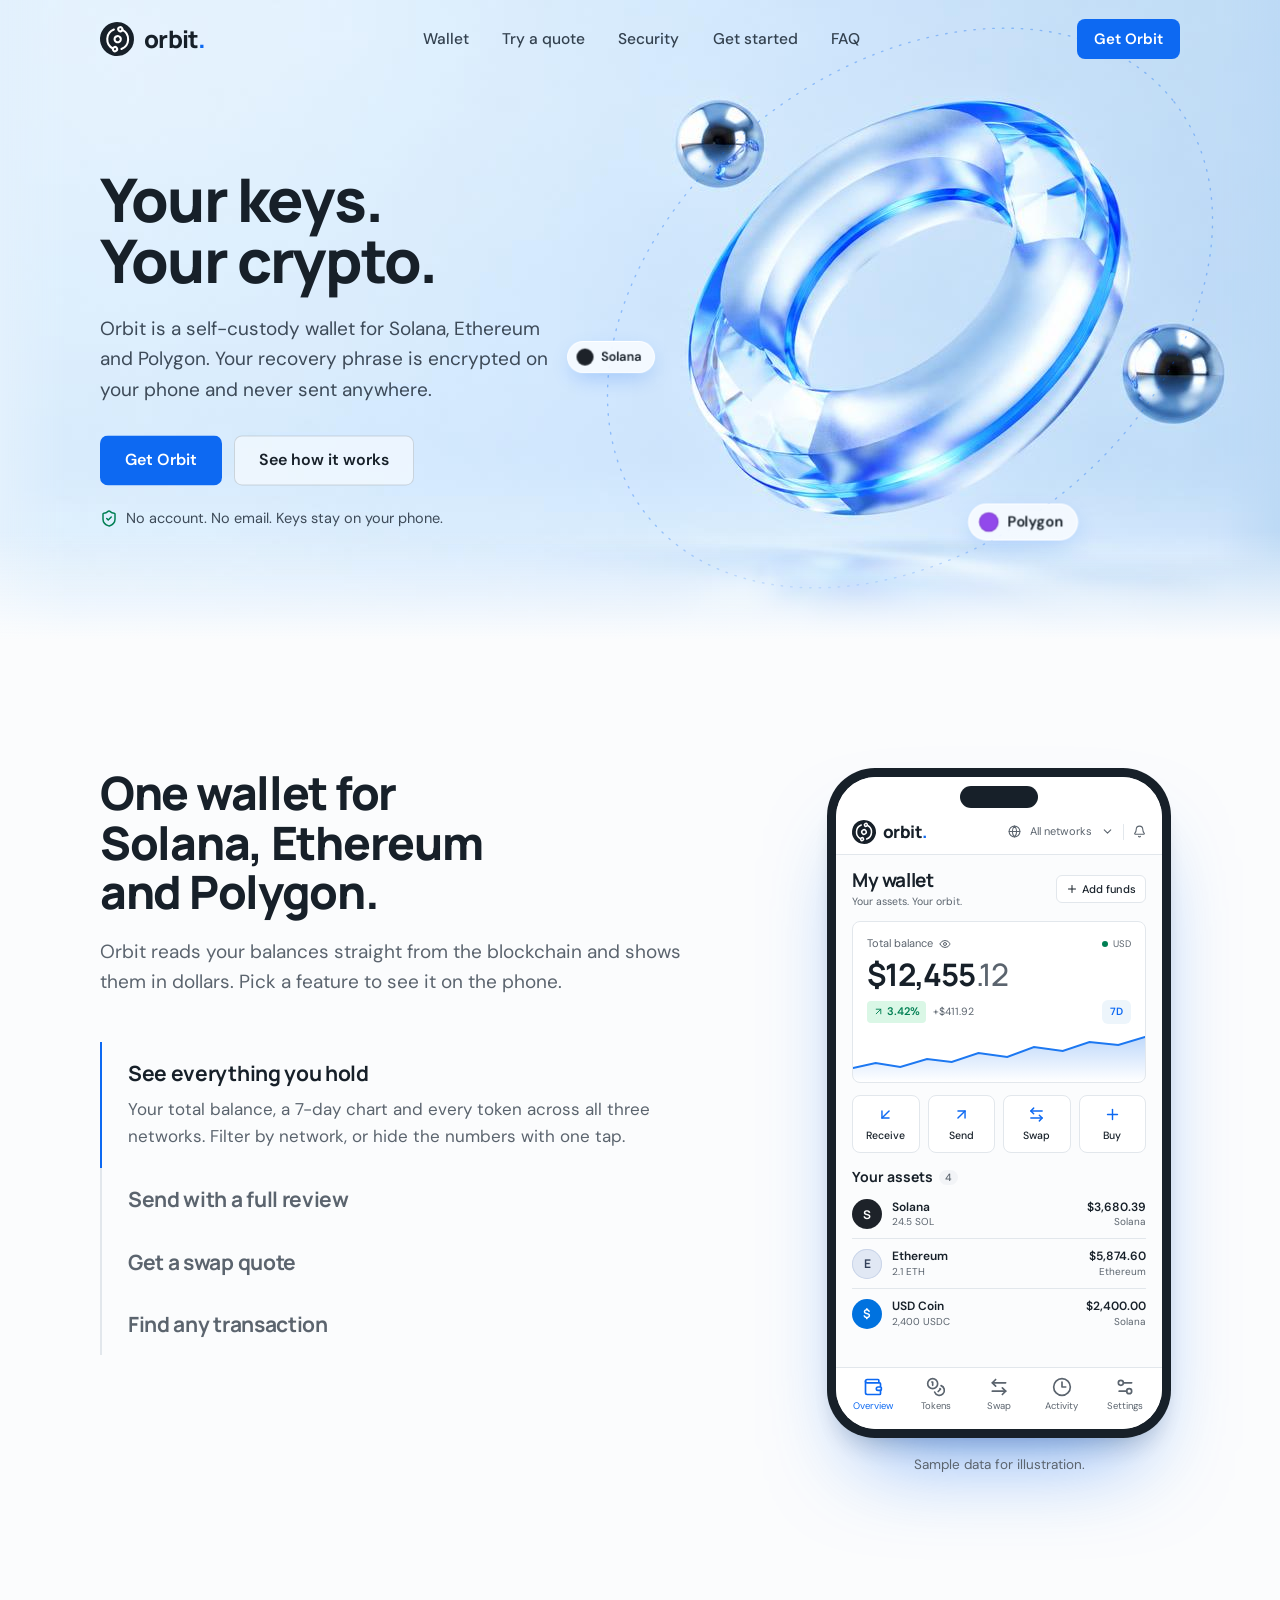
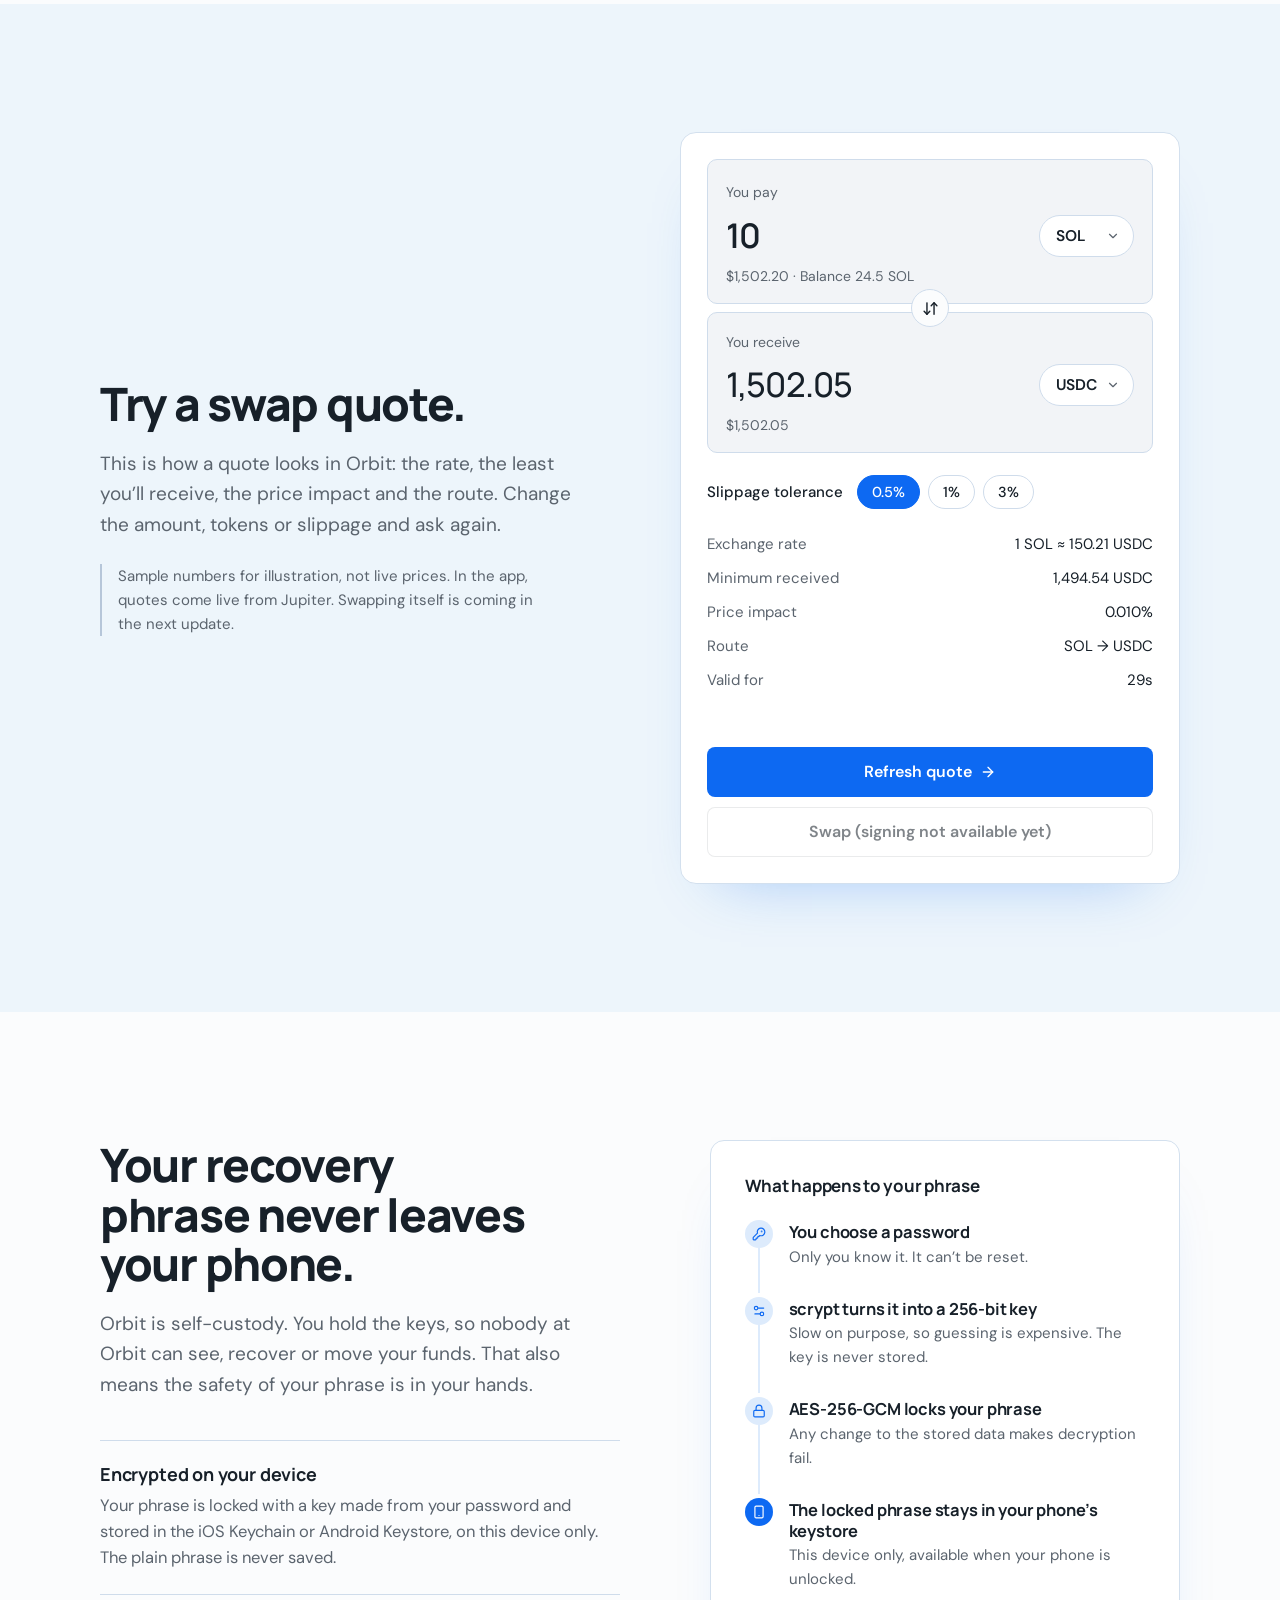
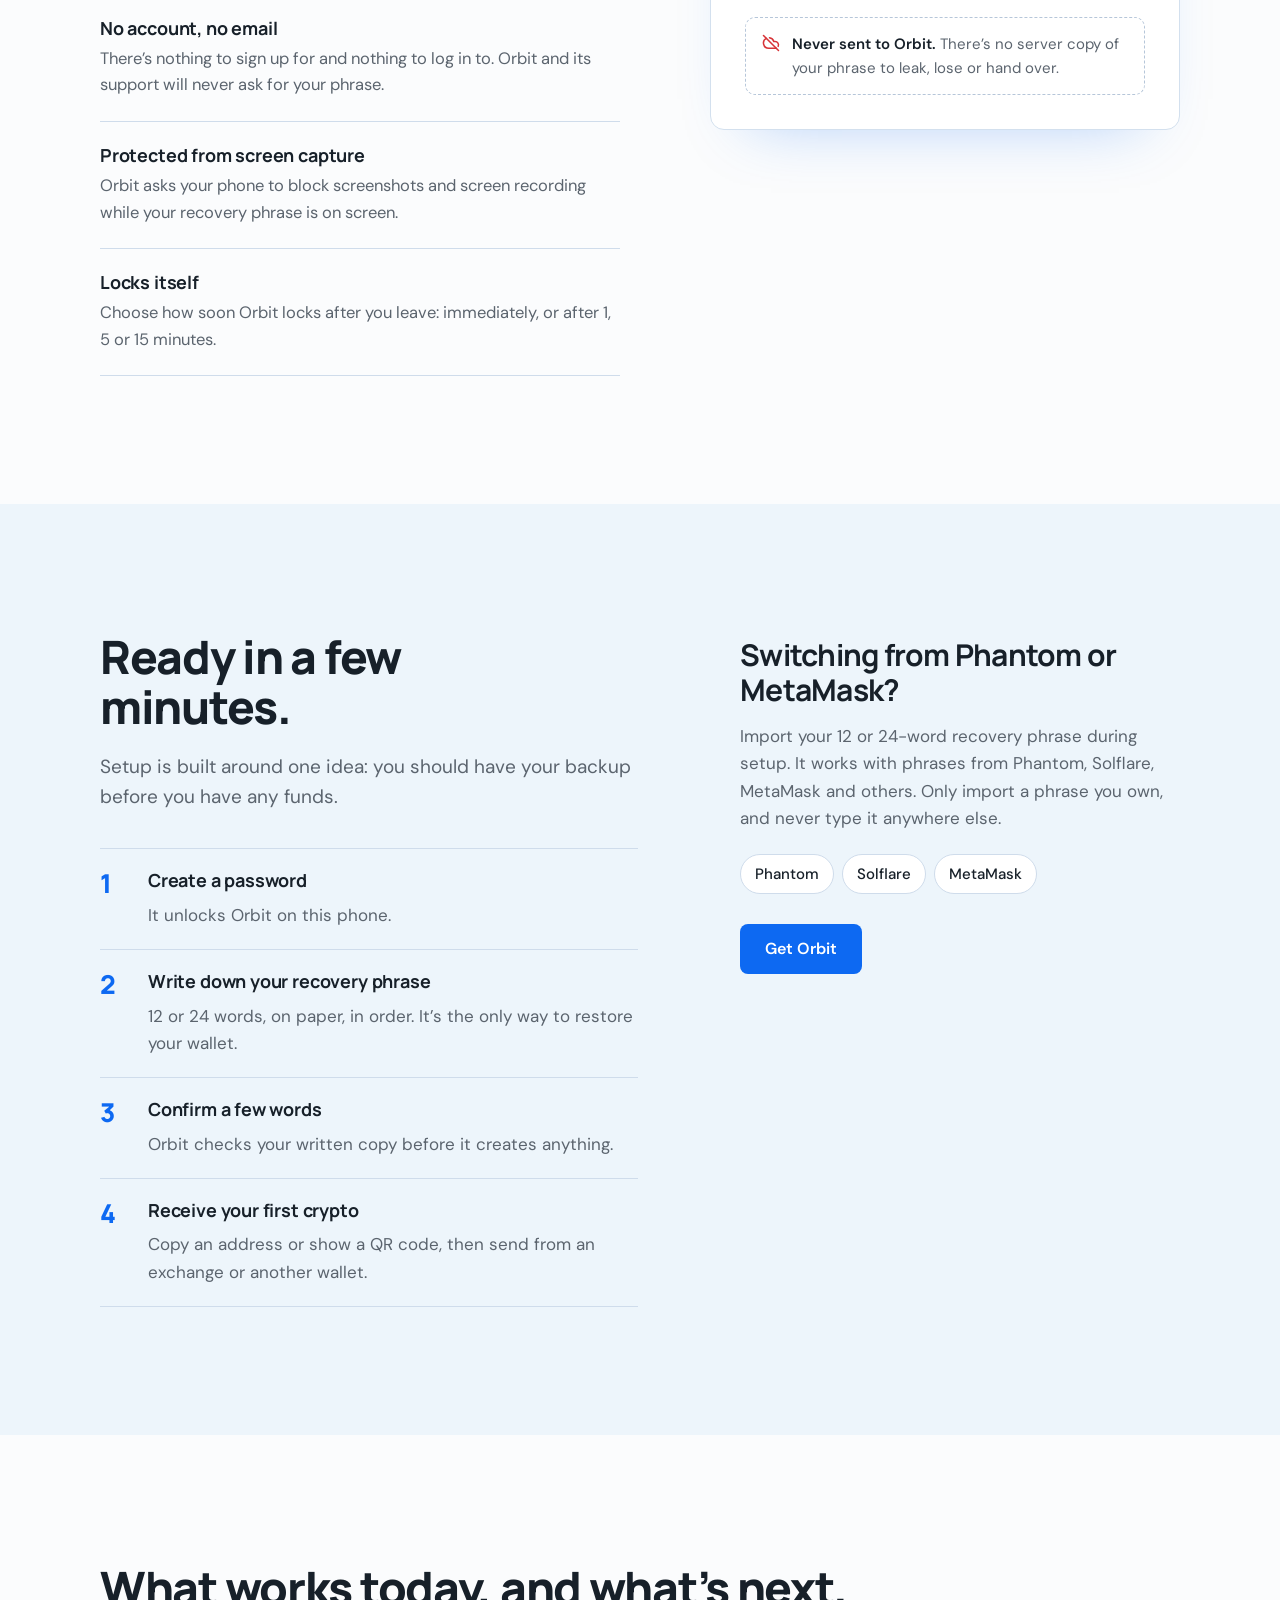
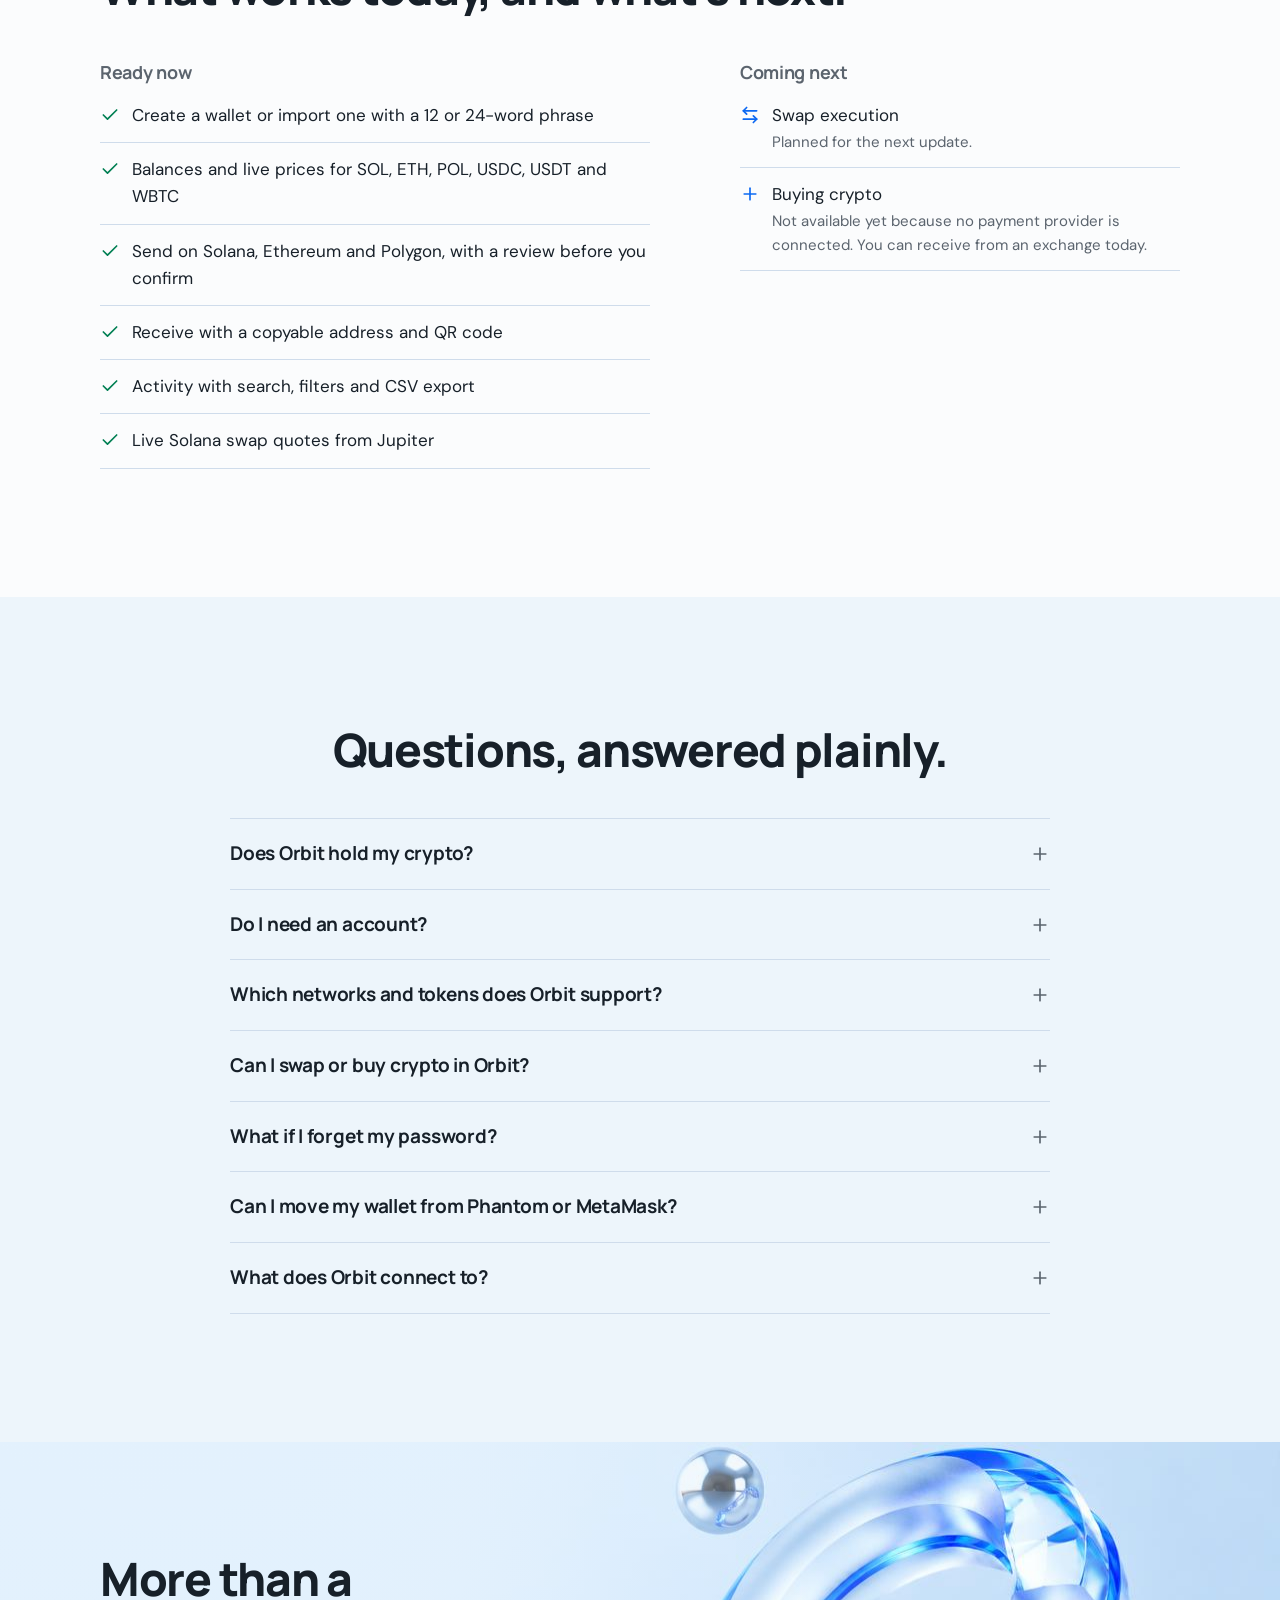
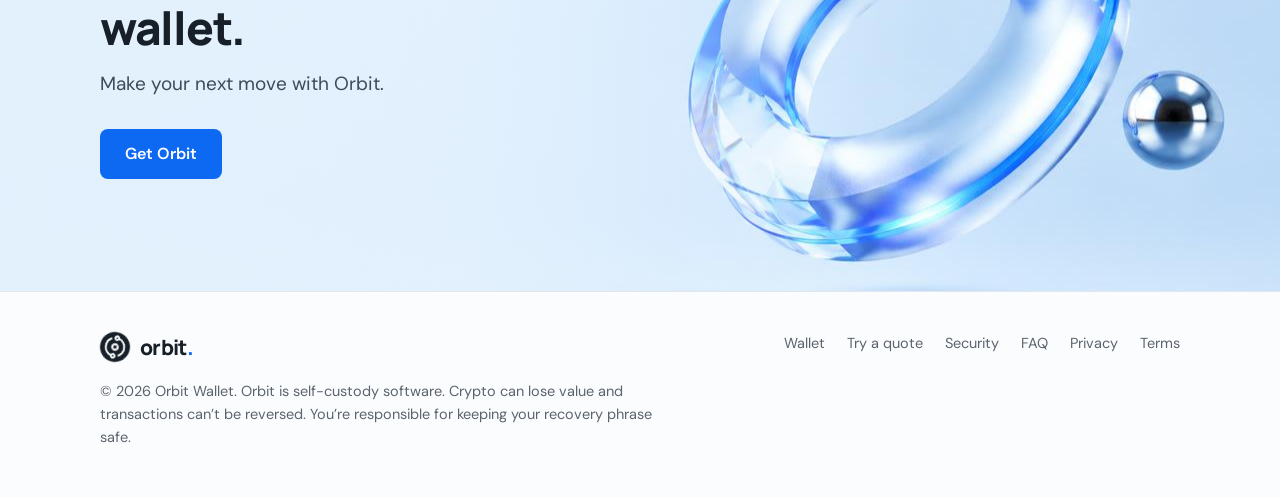
<file: index.html>
<!doctype html>
<html lang="en">
<head>
<meta charset="utf-8">
<meta name="viewport" content="width=device-width, initial-scale=1">
<title>Orbit: a self-custody wallet for Solana, Ethereum and Polygon</title>
<meta name="description" content="Orbit is a self-custody crypto wallet for Solana, Ethereum and Polygon. Your recovery phrase is encrypted on your phone and never sent anywhere.">
<meta name="robots" content="index,follow">
<meta name="theme-color" content="#E3F1FD">
<meta name="color-scheme" content="light">
<!-- TODO: replace YOUR-DOMAIN.com with your real domain (see README) -->
<link rel="canonical" href="https://YOUR-PROJECT.vercel.app/">
<meta property="og:type" content="website">
<meta property="og:site_name" content="Orbit">
<meta property="og:title" content="Orbit: Your keys. Your crypto.">
<meta property="og:description" content="A self-custody wallet for Solana, Ethereum and Polygon. Your recovery phrase never leaves your phone.">
<meta property="og:url" content="https://YOUR-PROJECT.vercel.app/">
<meta property="og:image" content="https://YOUR-PROJECT.vercel.app/og-image.png">
<meta property="og:image:width" content="1200">
<meta property="og:image:height" content="630">
<meta property="og:image:alt" content="Orbit wallet: a glass ring orbited by Solana, Ethereum and Polygon badges. Your keys. Your crypto.">
<meta name="twitter:card" content="summary_large_image">
<meta name="twitter:title" content="Orbit: Your keys. Your crypto.">
<meta name="twitter:description" content="A self-custody wallet for Solana, Ethereum and Polygon. Your recovery phrase never leaves your phone.">
<meta name="twitter:image" content="https://YOUR-PROJECT.vercel.app/og-image.png">
<meta name="twitter:image:alt" content="Orbit wallet: a glass ring orbited by Solana, Ethereum and Polygon badges.">
<link rel="icon" type="image/svg+xml" href="favicon.svg">
<link rel="apple-touch-icon" href="apple-touch-icon.png">
<script type="application/ld+json">{"@context":"https://schema.org","@type":"SoftwareApplication","name":"Orbit","description":"A self-custody crypto wallet for Solana, Ethereum and Polygon.","applicationCategory":"FinanceApplication","operatingSystem":"Android, iOS","url":"https://YOUR-PROJECT.vercel.app/","image":"https://YOUR-PROJECT.vercel.app/og-image.png"}</script>
<script type="application/ld+json">{"@context": "https://schema.org", "@type": "FAQPage", "mainEntity": [{"@type": "Question", "name": "Does Orbit hold my crypto?", "acceptedAnswer": {"@type": "Answer", "text": "No. Orbit is self-custody. Your keys are created and stored on your phone, and your funds stay on the blockchain at addresses that only your recovery phrase controls. Orbit can’t freeze, move or recover them."}}, {"@type": "Question", "name": "Do I need an account?", "acceptedAnswer": {"@type": "Answer", "text": "No. There’s no sign-up and no email. Create a password, back up your recovery phrase and you’re in."}}, {"@type": "Question", "name": "Which networks and tokens does Orbit support?", "acceptedAnswer": {"@type": "Answer", "text": "Solana, Ethereum and Polygon. You can hold SOL, ETH and POL, USDC and USDT on all three networks, and wrapped Bitcoin (WBTC) on Ethereum. Ethereum and Polygon share one address, so send only assets from the matching network."}}, {"@type": "Question", "name": "Can I swap or buy crypto in Orbit?", "acceptedAnswer": {"@type": "Answer", "text": "Not yet. Orbit shows live Solana swap quotes from Jupiter, and swapping itself is coming in the next update. Buying isn’t available because no payment provider is connected, but you can receive crypto from an exchange by sending it to your Orbit address."}}, {"@type": "Question", "name": "What if I forget my password?", "acceptedAnswer": {"@type": "Answer", "text": "Your password can’t be reset. If you forget it, you restore your wallet with your recovery phrase. That’s why setup makes you write the phrase down and confirm it first."}}, {"@type": "Question", "name": "Can I move my wallet from Phantom or MetaMask?", "acceptedAnswer": {"@type": "Answer", "text": "Yes. Choose “I already have a wallet” and enter your 12 or 24-word phrase. Only import a phrase you own, and never type it into a website, chat or screenshot."}}, {"@type": "Question", "name": "What does Orbit connect to?", "acceptedAnswer": {"@type": "Answer", "text": "To read balances, history and prices and to send transactions, Orbit talks to public blockchain nodes and explorers, CoinGecko for prices and Jupiter for swap quotes. None of those requests include your recovery phrase."}}]}</script>
<link rel="preconnect" href="https://fonts.googleapis.com">
<link rel="preconnect" href="https://fonts.gstatic.com" crossorigin>
<link rel="stylesheet" href="https://fonts.googleapis.com/css2?family=DM+Sans:opsz,wght@9..40,400;9..40,500;9..40,600;9..40,700&family=Manrope:wght@500;700;800&display=swap">
<style>
:root{
  --art:url("[data-uri]");
  --bg:#FBFCFD; --fg:#172029; --card:#fff;
  --primary:#0D69F2; --primary-hover:#0A58D0;
  --secondary:#EDF5FB; --muted:#F2F4F7; --mutedfg:#5B646E;
  --accent:#DDEBFC; --line:#E2E7EC;
  --success:#007F53; --success-soft:#DAF7E6; --danger:#D73337; --danger-soft:#FCECEC;
  --chart:#1D78F1; --chart-fill:#D4E6FE;
  --sol:#1D2229; --eth:#E1E8F4; --pol:#9249EB; --usdc:#0072DF;
  --display:"Manrope","Avenir Next","Segoe UI",system-ui,sans-serif;
  --body:"DM Sans","Avenir Next","Segoe UI",system-ui,sans-serif;
  --r:8px;
}
*,*::before,*::after{box-sizing:border-box}
html{scroll-behavior:smooth;-webkit-text-size-adjust:100%}
@media (prefers-reduced-motion:reduce){html{scroll-behavior:auto}}
body{margin:0;background:var(--bg);color:var(--fg);font:400 17px/1.6 var(--body);-webkit-font-smoothing:antialiased}
h1,h2,h3,h4,p,ol,ul,dl,dd{margin:0}
ol,ul{padding:0;list-style:none}
a{color:inherit}
button{font:inherit;color:inherit}
:focus-visible{outline:2px solid var(--primary);outline-offset:3px;border-radius:4px}
.wrap{width:100%;max-width:1160px;margin:0 auto;padding-inline:clamp(20px,5vw,40px)}
.skip{position:absolute;left:12px;top:-60px;z-index:20;padding:10px 16px;background:var(--fg);color:#fff;border-radius:var(--r);text-decoration:none;font-weight:600}
.skip:focus{top:12px}
.sr{position:absolute;width:1px;height:1px;overflow:hidden;clip:rect(0 0 0 0);white-space:nowrap}
.ic{width:1em;height:1em;stroke:currentColor;fill:none;stroke-width:2;stroke-linecap:round;stroke-linejoin:round;flex:none}

/* ---------- type ---------- */
h1,h2,h3{font-family:var(--display);font-weight:800;letter-spacing:-.03em}
h1{font-size:clamp(42px,4.7vw,68px);line-height:1.02}
h2{font-size:clamp(30px,3.6vw,46px);line-height:1.08;letter-spacing:-.028em}
h3{font-size:21px;line-height:1.25;font-weight:700;letter-spacing:-.015em}
.lead{font-size:clamp(17px,1.5vw,19px);color:var(--mutedfg);max-width:46ch}

/* ---------- buttons ---------- */
.btn{display:inline-flex;align-items:center;justify-content:center;gap:8px;height:50px;padding:0 24px;border-radius:var(--r);border:1px solid transparent;font:600 16px/1 var(--body);text-decoration:none;cursor:pointer;transition:background-color .15s,border-color .15s}
.btn-primary{background:var(--primary);color:#fff}
.btn-primary:hover{background:var(--primary-hover)}
.btn-line{background:rgba(255,255,255,.55);border-color:rgba(23,32,41,.16);color:var(--fg)}
.btn-line:hover{background:rgba(255,255,255,.9)}
.btn-sm{height:40px;padding:0 16px;font-size:15px}

/* ---------- brand ---------- */
.brand{display:inline-flex;align-items:center;gap:10px;text-decoration:none;font:800 24px/1 var(--display);letter-spacing:-.03em}
.brand .mark{width:34px;height:34px;border-radius:50%;background:var(--fg);display:grid;place-items:center;transform:rotate(-30deg)}
.brand .mark svg{width:25px;height:25px;stroke:#fff}
.brand i{font-style:normal;color:var(--primary)}

/* ---------- nav ---------- */
.nav{position:absolute;inset:0 0 auto 0;z-index:6}
.nav .wrap{display:flex;align-items:center;justify-content:space-between;height:78px}
.nav ul{display:none;gap:clamp(22px,2.6vw,34px);font-weight:500;font-size:15.5px}
.nav ul a{text-decoration:none;color:#33414f}
.nav ul a:hover{color:var(--primary)}
@media (min-width:860px){.nav ul{display:flex}}

/* ---------- hero ---------- */
.hero{position:relative;overflow:hidden;background:linear-gradient(90deg,#e3f1fd 0%,#d9eafc 42%,#bddaf6 100%)}
.hero::after{content:"";position:absolute;inset:auto 0 0 0;height:110px;background:linear-gradient(to bottom,rgba(251,252,253,0),var(--bg));pointer-events:none;z-index:4}
.stage{position:relative;max-width:1440px;margin:0 auto}
.art-wrap{position:relative;width:100%;aspect-ratio:var(--R);overflow:hidden;--R:1.1}
.art{position:absolute;top:0;height:100%;aspect-ratio:2/1;width:calc(200% / var(--R));left:calc(50% - 70.7% * 2 / var(--R))}
.art-img{position:absolute;inset:0;background:var(--art) center/100% 100% no-repeat}
.orbit-svg{position:absolute;inset:0;width:100%;height:100%;overflow:visible}
.orbit-line{fill:none;stroke:#0D69F2;stroke-opacity:.34;stroke-width:1.4;stroke-dasharray:1.5 8;stroke-linecap:round;vector-effect:non-scaling-stroke;opacity:0;transition:opacity 1.6s ease}
.is-ready .orbit-line{opacity:1}
.chip{position:absolute;left:0;top:0;display:inline-flex;align-items:center;gap:8px;padding:7px 13px 7px 9px;border-radius:999px;background:rgba(255,255,255,.74);border:1px solid rgba(255,255,255,.95);backdrop-filter:blur(10px);-webkit-backdrop-filter:blur(10px);box-shadow:0 8px 24px -6px rgba(13,105,242,.30);font:600 13.5px/1 var(--body);white-space:nowrap;opacity:0;will-change:transform,opacity}
.chip .dot{width:18px;height:18px;border-radius:50%;background:var(--c);box-shadow:inset 0 0 0 1px rgba(23,32,41,.14)}
.hero-copy{position:relative;z-index:5;padding:98px clamp(20px,5vw,40px) 6px}
.hero-copy h1 .ln{display:block}
.hero-copy .lead{margin-top:22px;color:#3d4a58;max-width:38ch}
.hero-cta{display:flex;flex-wrap:wrap;gap:12px;margin-top:30px}
.hero-note{display:flex;align-items:center;gap:8px;margin-top:22px;font-size:14.5px;color:#3d4a58}
.hero-note .ic{color:var(--success);width:18px;height:18px}
.art-img{-webkit-mask-image:linear-gradient(to bottom,transparent,#000 16%);mask-image:linear-gradient(to bottom,transparent,#000 16%)}
@media (min-width:700px){.art-wrap{--R:1.7}.art{left:auto;right:0}}
@media (min-width:1000px){
  .art-wrap{position:absolute;inset:0;aspect-ratio:auto;overflow:visible}
  .art{inset:0;width:auto;height:auto;aspect-ratio:auto;left:0;right:0}
  .stage{aspect-ratio:2/1}
  .art-img{-webkit-mask-image:linear-gradient(90deg,transparent,#000 5%,#000 95%,transparent);mask-image:linear-gradient(90deg,transparent,#000 5%,#000 95%,transparent)}
  .hero-copy{position:absolute;left:0;top:calc(50% + 30px);transform:translateY(-50%);width:44%;padding:0 0 0 max(clamp(20px,5vw,40px),calc((100% - 1160px)/2 + 40px))}
}

/* ---------- sections ---------- */
section{scroll-margin-top:24px}
.sec{padding-block:clamp(76px,10vw,132px)}
.sec-tint{background:var(--secondary);--line:#cfdceb}

/* ---------- product showcase ---------- */
.showcase{display:grid;gap:56px;align-items:start}
@media (min-width:980px){.showcase{grid-template-columns:minmax(0,1fr) 362px;gap:clamp(56px,8vw,120px)}.phone-col{position:sticky;top:28px}}
.showcase-copy h2{max-width:15ch}
.showcase-copy .lead{margin-top:20px}
.tabs{margin-top:44px}
.tab{display:block;width:100%;text-align:left;background:none;border:0;border-left:2px solid var(--line);padding:18px 0 18px 26px;cursor:pointer;transition:border-color .2s}
.tab:hover{border-left-color:#b9c9dc}
.tab.on{border-left-color:var(--primary)}
.tab-title{display:block;font:700 21px/1.25 var(--display);letter-spacing:-.015em;color:var(--mutedfg);transition:color .2s}
.tab.on .tab-title,.tab:hover .tab-title{color:var(--fg)}
.tab-body{display:grid;grid-template-rows:0fr;transition:grid-template-rows .3s ease}
.tab-body>span{overflow:hidden;display:block;color:var(--mutedfg);max-width:50ch}
.tab.on .tab-body{grid-template-rows:1fr}
.tab.on .tab-body>span{padding-top:10px}
@media (prefers-reduced-motion:reduce){.tab-body{transition:none}}
.phone-col{display:flex;flex-direction:column;align-items:center;gap:16px}
.hint{font-size:13.5px;color:var(--mutedfg);text-align:center}

/* phone */
.phone{width:344px;padding:9px;border-radius:48px;background:var(--fg);box-shadow:0 50px 90px -36px rgba(13,105,242,.55),0 18px 30px -18px rgba(23,32,41,.4)}
.screen-frame{position:relative;height:652px;border-radius:40px;overflow:hidden;background:var(--bg);font-size:12px;line-height:1.4;color:var(--fg)}
@media (max-width:380px){.phone{zoom:.9}}
@media (max-width:340px){.phone{zoom:.78}}
.cam{position:absolute;top:9px;left:50%;width:78px;height:22px;margin-left:-39px;border-radius:12px;background:var(--fg);z-index:9}
.m-top{position:absolute;inset:0 0 auto 0;height:78px;padding:32px 16px 0;background:#fff;border-bottom:1px solid var(--line);display:flex;align-items:center;justify-content:space-between;z-index:3}
.m-brand{display:flex;align-items:center;gap:7px;font:800 17px/1 var(--display);letter-spacing:-.03em}
.m-brand i{font-style:normal;color:var(--primary)}
.m-mark{width:24px;height:24px;border-radius:50%;background:var(--fg);display:grid;place-items:center;transform:rotate(-30deg)}
.m-mark svg{width:18px;height:18px;stroke:#fff}
.m-right{display:flex;align-items:center;gap:9px;color:var(--mutedfg);font-size:11px}
.m-right .ic{width:13px;height:13px}
.m-sep{width:1px;height:16px;background:var(--line)}
.m-nav{position:absolute;inset:auto 0 0 0;height:62px;padding:9px 6px 0;background:#fff;border-top:1px solid var(--line);display:flex;z-index:3}
.m-nav span{flex:1;display:flex;flex-direction:column;align-items:center;gap:3px;font-size:9.5px;color:var(--mutedfg)}
.m-nav .ic{width:20px;height:20px}
.m-nav .on{color:var(--primary)}
[data-view="overview"] .n-overview,[data-view="send"] .n-overview,[data-view="swap"] .n-swap,[data-view="activity"] .n-activity{color:var(--primary)}
.m-nav span:not(.n-overview):not(.n-swap):not(.n-activity){}
.screen{position:absolute;inset:78px 0 62px 0;padding:14px 16px 0;opacity:0;visibility:hidden;transition:opacity .28s ease,visibility .28s}
[data-view="overview"] .s-overview,[data-view="send"] .s-overview,[data-view="swap"] .s-swap,[data-view="activity"] .s-activity{opacity:1;visibility:visible}
@media (prefers-reduced-motion:reduce){.screen,.sheet,.scrim{transition:none}}
.m-head{display:flex;align-items:center;justify-content:space-between;gap:10px;margin-bottom:12px}
.m-head h4{font:700 19px/1.2 var(--display);letter-spacing:-.02em}
.m-head p{font-size:10.5px;color:var(--mutedfg);margin-top:3px}
.m-out{display:inline-flex;align-items:center;gap:4px;height:28px;padding:0 9px;border:1px solid var(--line);border-radius:6px;background:#fff;font-weight:500;font-size:11px;white-space:nowrap}
.m-out .ic{width:12px;height:12px}
.m-panel{background:#fff;border:1px solid var(--line);border-radius:8px;padding:14px 14px 0;overflow:hidden}
.m-row{display:flex;align-items:center;justify-content:space-between}
.m-lbl{display:flex;align-items:center;gap:6px;color:var(--mutedfg);font-size:11px}
.m-lbl .ic{width:12px;height:12px}
.m-usd{display:flex;align-items:center;gap:5px;font-size:9.5px;color:var(--mutedfg)}
.m-usd b{width:6px;height:6px;border-radius:50%;background:var(--success)}
.m-total{font:700 31px/1.15 var(--display);letter-spacing:-.03em;margin:5px 0 7px}
.m-total span{font-weight:500;color:var(--mutedfg)}
.m-delta{display:inline-flex;align-items:center;gap:3px;padding:3px 6px;border-radius:4px;background:var(--success-soft);color:var(--success);font-weight:600;font-size:11px}
.m-delta .ic{width:11px;height:11px}
.m-sub{font-size:10.5px;color:var(--mutedfg);margin-left:7px}
.m-pill{padding:5px 8px;border-radius:6px;background:var(--secondary);color:var(--primary);font-weight:600;font-size:10.5px}
.m-chart{display:block;margin:8px -14px 0;width:calc(100% + 28px);height:50px}
.m-actions{display:grid;grid-template-columns:repeat(4,1fr);gap:8px;margin:12px 0 16px}
.m-act{display:flex;flex-direction:column;align-items:center;gap:6px;padding:10px 0 8px;background:#fff;border:1px solid var(--line);border-radius:8px;font-weight:500;font-size:10.5px}
.m-act .ic{width:17px;height:17px;color:var(--primary)}
.m-sec{display:flex;align-items:center;gap:6px;font:700 14px/1.2 var(--display);margin-bottom:4px}
.m-sec em{font:500 10.5px var(--body);font-style:normal;color:var(--mutedfg);padding:1px 6px;border-radius:99px;background:var(--muted)}
.m-asset{display:flex;align-items:center;gap:10px;padding:9px 0;border-bottom:1px solid var(--line)}
.m-asset:last-child{border-bottom:0}
.m-tok{width:30px;height:30px;border-radius:50%;display:grid;place-items:center;font:700 12px var(--display);color:#fff;background:var(--c)}
.m-tok.light{color:#33405a;box-shadow:inset 0 0 0 1px #c9d4e8}
.m-asset .nm{flex:1;min-width:0}
.m-asset b{display:block;font-weight:600;font-size:12px}
.m-asset small{display:block;font-size:10px;color:var(--mutedfg)}
.m-asset .rt{text-align:right}
.mbox{padding:12px 14px;background:var(--muted);border:1px solid var(--line);border-radius:8px}
.mbox .l{font-size:10.5px;color:var(--mutedfg)}
.mbox .big{display:flex;align-items:center;justify-content:space-between;gap:10px;margin:6px 0 4px;font:500 26px/1.15 var(--display);letter-spacing:-.02em}
.mbox .big.dim{color:var(--fg)}
.sel{display:inline-flex;align-items:center;gap:6px;height:30px;padding:0 8px 0 5px;border:1px solid var(--line);border-radius:99px;background:#fff;font:600 12px var(--body);letter-spacing:0}
.sel .m-tok{width:20px;height:20px;font-size:9px}
.sel .ic{width:11px;height:11px;color:var(--mutedfg)}
.mrev{display:grid;place-items:center;margin:-9px 0;position:relative;z-index:2}
.mrev span{width:28px;height:28px;display:grid;place-items:center;border:1px solid var(--line);border-radius:50%;background:var(--bg)}
.mrev .ic{width:13px;height:13px}
.slip{display:flex;align-items:center;gap:8px;margin:13px 0 10px;font-weight:500;font-size:11px}
.slip i{font-style:normal;padding:5px 9px;border:1px solid var(--line);border-radius:99px;background:#fff;font-size:10.5px}
.slip i.on{background:var(--primary);border-color:var(--primary);color:#fff}
.kv{display:flex;justify-content:space-between;gap:10px;font-size:10.5px;padding:3px 0}
.kv span:first-child{color:var(--mutedfg)}
.mbtn{display:flex;align-items:center;justify-content:center;gap:6px;height:40px;border-radius:8px;font-weight:600;font-size:12.5px;margin-top:9px}
.mbtn.p{background:var(--primary);color:#fff}
.mbtn.o{border:1px solid var(--line);background:#fff;color:#9aa3ad}
.mbtn .ic{width:13px;height:13px}
.mnote{text-align:center;font-size:9.5px;color:var(--mutedfg);margin-top:10px;line-height:1.45}
.msearch{display:flex;gap:8px;margin-bottom:10px}
.msearch .f{flex:1;display:flex;align-items:center;gap:7px;height:34px;padding:0 10px;border:1px solid var(--line);border-radius:7px;background:#fff;color:var(--mutedfg);font-size:11px}
.msearch .f .ic,.msearch .d .ic{width:14px;height:14px}
.msearch .d{width:34px;height:34px;display:grid;place-items:center;border:1px solid var(--line);border-radius:7px;background:var(--bg)}
.chips{display:flex;gap:6px;overflow:hidden;margin-bottom:6px;-webkit-mask-image:linear-gradient(90deg,#000 82%,transparent);mask-image:linear-gradient(90deg,#000 82%,transparent)}
.chips i{font-style:normal;flex:none;padding:5px 10px;border:1px solid var(--line);border-radius:99px;background:#fff;font-size:10.5px;font-weight:500}
.chips i.on{background:var(--fg);border-color:var(--fg);color:#fff}
.tx{display:flex;align-items:center;gap:10px;padding:9px 0;border-bottom:1px solid var(--line)}
.tx:last-child{border-bottom:0}
.tx .ico{width:30px;height:30px;border-radius:50%;display:grid;place-items:center;background:var(--secondary);color:var(--primary)}
.tx .ico .ic{width:14px;height:14px}
.tx .nm{flex:1}
.tx b{display:block;font-weight:600;font-size:12px}
.tx small{display:block;font-size:10px;color:var(--mutedfg)}
.tx .rt{text-align:right}
.tx .pos{color:var(--success)}
.tx .pend{font-size:10px;color:#9a5b00;background:#FFF1D6;border-radius:4px;padding:1px 5px;font-weight:600}
.scrim{position:absolute;inset:0;background:rgba(15,23,31,.45);opacity:0;visibility:hidden;transition:opacity .28s,visibility .28s;z-index:7}
[data-view="send"] .scrim{opacity:1;visibility:visible}
.sheet{position:absolute;inset:auto 0 0 0;background:#fff;border-radius:18px 18px 0 0;padding:10px 18px 22px;transform:translateY(102%);transition:transform .34s cubic-bezier(.2,.8,.2,1);z-index:8;visibility:hidden}
[data-view="send"] .sheet{transform:none;visibility:visible}
.grab{width:38px;height:4px;border-radius:2px;background:var(--line);margin:0 auto 14px}
.sheet h5{margin:0;font:700 17px/1.2 var(--display);letter-spacing:-.02em}
.sheet .sd{font-size:10.5px;color:var(--mutedfg);margin:3px 0 10px}
.srow{display:flex;justify-content:space-between;gap:12px;padding:8px 0;border-bottom:1px solid var(--line);font-size:11px}
.srow span:first-child{color:var(--mutedfg);flex:none}
.srow b{font-weight:500;text-align:right}
.addr{font:500 10.5px/1.4 ui-monospace,SFMono-Regular,Menlo,monospace;word-break:break-all;text-align:right;max-width:196px}
.warn{display:flex;gap:8px;margin:12px 0 4px;padding:9px 10px;background:var(--danger-soft);border-radius:7px;color:#8f2326;font-size:10.5px;line-height:1.45}
.warn .ic{width:14px;height:14px;margin-top:1px}
.mbtn.g{height:34px;color:var(--mutedfg);margin-top:4px}


/* ---------- try a quote ---------- */
.try{display:grid;gap:48px;align-items:center}
@media (min-width:980px){.try{grid-template-columns:minmax(0,1fr) 500px;gap:clamp(48px,7vw,104px)}}
.try h2{max-width:12ch}
.try .lead{margin-top:20px}
.try .fine{margin-top:24px;padding-left:16px;border-left:2px solid #b6c6d9;font-size:15px;color:var(--mutedfg);max-width:46ch}
.quote{width:100%;max-width:500px;background:#fff;border:1px solid #d3e0ee;border-radius:16px;padding:clamp(16px,3vw,26px);box-shadow:0 30px 60px -40px rgba(13,105,242,.38)}
.qbox{padding:18px 18px 16px;background:var(--muted);border:1px solid var(--line);border-radius:10px;transition:border-color .15s,box-shadow .15s}
.qbox:focus-within{border-color:var(--primary);box-shadow:0 0 0 3px rgba(13,105,242,.15)}
.ql{font-size:14px;color:var(--mutedfg)}
.qbig{display:flex;align-items:center;justify-content:space-between;gap:14px;margin:10px 0 8px}
.qbig input,.qnum{flex:1;min-width:0;font:600 34px/1.15 var(--display);letter-spacing:-.025em;color:var(--fg)}
.qbig input{width:100%;border:0;background:transparent;padding:0;outline:none}
.qnum{overflow:hidden;text-overflow:ellipsis;white-space:nowrap;font-weight:500}
.qnum.dim{color:var(--mutedfg)}
.qsel{position:relative;flex:none}
.qsel select{appearance:none;-webkit-appearance:none;height:42px;padding:0 36px 0 16px;border:1px solid var(--line);border-radius:99px;background:#fff;font:600 15.5px var(--body);color:var(--fg);cursor:pointer}
.qsel .ic{position:absolute;right:14px;top:50%;margin-top:-7px;width:14px;height:14px;color:var(--mutedfg);pointer-events:none}
.qrev{display:grid;place-items:center;margin:-15px 0;position:relative;z-index:2}
.qrev button{width:38px;height:38px;border-radius:50%;border:1px solid var(--line);background:var(--bg);display:grid;place-items:center;cursor:pointer;transition:border-color .15s,color .15s}
.qrev button:hover{border-color:var(--primary);color:var(--primary)}
.qrev .ic{width:17px;height:17px}
.qslip{display:flex;flex-wrap:wrap;align-items:center;gap:8px;margin:22px 0 8px}
.qslip>span{margin-right:6px;font-weight:500;font-size:15px}
@media (max-width:480px){.qslip>span{flex-basis:100%;margin:0 0 2px}}
.qslip button{height:34px;padding:0 14px;border:1px solid var(--line);border-radius:99px;background:#fff;cursor:pointer;font:500 14.5px var(--body)}
.qslip button[aria-pressed="true"]{background:var(--primary);border-color:var(--primary);color:#fff}
.qrows{padding:10px 0 2px}
.qrows[hidden]{display:none}
.qrow{display:flex;justify-content:space-between;gap:16px;padding:5px 0;font-size:15px}
.qrow span:first-child{color:var(--mutedfg)}
.qrow span:last-child{text-align:right}
.qmsg{min-height:24px;margin:8px 0 6px;font-size:14.5px;color:var(--mutedfg)}
.qmsg.err{color:var(--danger)}
.qbtn{width:100%;margin-top:10px}
.btn:disabled{opacity:.55;cursor:not-allowed}
.btn-line:disabled:hover{background:rgba(255,255,255,.55)}

/* ---------- security ---------- */
.sec-grid{display:grid;gap:64px;align-items:start}
@media (min-width:980px){.sec-grid{grid-template-columns:minmax(0,1.05fr) minmax(0,.95fr);gap:clamp(56px,7vw,104px)}}
.sec-grid h2{max-width:14ch}
.sec-grid .lead{margin-top:20px}
.facts{margin-top:40px;border-top:1px solid #cfdceb}
.facts div{padding:22px 0;border-bottom:1px solid #cfdceb}
.facts dt{font:700 18px/1.3 var(--display);letter-spacing:-.01em}
.facts dd{margin-top:6px;color:var(--mutedfg);max-width:52ch;font-size:16.5px}
.vault{background:#fff;border:1px solid #d3e0ee;border-radius:14px;padding:clamp(22px,3vw,34px);box-shadow:0 30px 60px -40px rgba(13,105,242,.35)}
.vault h3{font-size:17px;margin-bottom:22px}
.flow{position:relative}
.flow li{position:relative;padding-left:44px;padding-bottom:26px}
.flow li:last-child{padding-bottom:0}
.flow li::before{content:"";position:absolute;left:13px;top:30px;bottom:2px;border-left:2px solid var(--accent)}
.flow li:last-child::before{display:none}
.flow .nd{position:absolute;left:0;top:0;width:28px;height:28px;border-radius:50%;background:var(--accent);color:var(--primary);display:grid;place-items:center}
.flow .nd .ic{width:14px;height:14px}
.flow li.final .nd{background:var(--primary);color:#fff}
.flow b{display:block;font:700 16.5px/1.3 var(--display);letter-spacing:-.01em;padding-top:3px}
.flow span{display:block;font-size:15px;color:var(--mutedfg);margin-top:2px}
.never{margin-top:26px;padding:14px 16px;border:1.5px dashed #b6c6d9;border-radius:10px;display:flex;gap:12px;align-items:flex-start;font-size:15px;color:var(--mutedfg)}
.never .ic{width:18px;height:18px;color:var(--danger);margin-top:2px}
.never b{color:var(--fg);font-weight:600}

/* ---------- start ---------- */
.start{display:grid;gap:64px}
@media (min-width:980px){.start{grid-template-columns:1.1fr .9fr;gap:clamp(56px,8vw,120px)}}
.start h2{max-width:16ch}
.steps{margin-top:36px;counter-reset:s}
.steps li{counter-increment:s;display:grid;grid-template-columns:44px 1fr;gap:0 4px;padding:20px 0;border-top:1px solid var(--line)}
.steps li:last-child{border-bottom:1px solid var(--line)}
.steps li::before{content:counter(s);font:800 26px/1.1 var(--display);color:var(--primary);letter-spacing:-.02em}
.steps b{font:700 18px/1.3 var(--display);letter-spacing:-.01em}
.steps span{display:block;grid-column:2;color:var(--mutedfg);margin-top:4px;max-width:48ch}
.bring{align-self:start;padding-top:6px}
.bring h3{font-size:clamp(24px,2.4vw,30px);letter-spacing:-.025em;line-height:1.15}
.bring p{margin-top:16px;color:var(--mutedfg);max-width:42ch}
.bring .wallets{margin-top:22px;display:flex;flex-wrap:wrap;gap:8px}
.bring .wallets span{padding:7px 14px;border:1px solid var(--line);border-radius:99px;background:#fff;font-weight:500;font-size:15px}
.bring .btn{margin-top:30px}

/* ---------- status ---------- */
.status{display:grid;gap:56px;margin-top:48px}
@media (min-width:860px){.status{grid-template-columns:1.25fr 1fr;gap:clamp(48px,7vw,104px)}}
.status h3{font-size:18px;margin-bottom:6px;color:var(--mutedfg);font-weight:700}
.status li{display:flex;gap:12px;align-items:flex-start;padding:13px 0;border-bottom:1px solid #cfdceb}
.status li .ic{width:20px;height:20px;margin-top:3px;color:var(--success)}
.status .next li .ic{color:var(--primary)}
.status li small{display:block;font-size:15px;color:var(--mutedfg);margin-top:1px}

/* ---------- faq ---------- */
.faq{max-width:820px;margin:44px auto 0}
.faq details{border-top:1px solid var(--line)}
.faq details:last-child{border-bottom:1px solid var(--line)}
.faq summary{display:flex;align-items:center;justify-content:space-between;gap:20px;padding:22px 0;cursor:pointer;font:700 19px/1.35 var(--display);letter-spacing:-.012em;list-style:none}
.faq summary::-webkit-details-marker{display:none}
.faq summary .ic{width:20px;height:20px;color:var(--mutedfg);transition:transform .25s}
.faq details[open] summary .ic{transform:rotate(45deg);color:var(--primary)}
.faq details p{padding:0 40px 24px 0;color:var(--mutedfg);max-width:64ch}
.center{text-align:center}
.center h2{margin-inline:auto}

/* ---------- closing ---------- */
.closing{position:relative;overflow:hidden;background:#cfe4f9 var(--art) 78% center/cover no-repeat}
.closing::before{content:"";position:absolute;inset:0;background:linear-gradient(90deg,rgba(227,241,253,.96) 0,rgba(227,241,253,.9) 36%,rgba(227,241,253,0) 72%)}
.closing .wrap{position:relative;padding-block:clamp(72px,9vw,112px)}
.closing h2{max-width:11ch}
.closing p{margin-top:16px;color:#3d4a58;font-size:19px}
.closing .btn{margin-top:30px}
@media (max-width:699px){.closing{background-position:84% center}.closing::before{background:linear-gradient(90deg,rgba(227,241,253,.94) 0,rgba(227,241,253,.78) 60%,rgba(227,241,253,.25))}}

/* ---------- footer ---------- */
footer{padding:40px 0 48px;border-top:1px solid var(--line);font-size:14.5px;color:var(--mutedfg)}
footer .wrap{display:flex;flex-wrap:wrap;gap:20px 40px;justify-content:space-between;align-items:flex-start}
footer .brand{font-size:21px;color:var(--fg)}
footer .brand .mark{width:30px;height:30px}
footer .brand .mark svg{width:22px;height:22px}
footer p{max-width:58ch}
footer nav{display:flex;flex-wrap:wrap;gap:10px 22px}
footer nav a{text-decoration:none}
footer nav a:hover{color:var(--primary)}
</style>
</head>
<body>

<!-- icon sprite (Lucide set, same family the app uses) -->
<svg width="0" height="0" style="position:absolute" aria-hidden="true" focusable="false">
  <symbol id="i-orbit" viewBox="0 0 24 24"><circle cx="12" cy="12" r="3"/><circle cx="19" cy="5" r="2"/><circle cx="5" cy="19" r="2"/><path d="M10.4 21.9a10 10 0 0 0 9.941-15.416"/><path d="M13.5 2.1a10 10 0 0 0-9.841 15.416"/></symbol>
  <symbol id="i-wallet" viewBox="0 0 24 24"><path d="M19 7V4a1 1 0 0 0-1-1H5a2 2 0 0 0 0 4h15a1 1 0 0 1 1 1v4h-3a2 2 0 0 0 0 4h3a1 1 0 0 0 1-1v-2a1 1 0 0 0-1-1"/><path d="M3 5v14a2 2 0 0 0 2 2h15a1 1 0 0 0 1-1v-4"/></symbol>
  <symbol id="i-coins" viewBox="0 0 24 24"><circle cx="8" cy="8" r="6"/><path d="M18.09 10.37A6 6 0 1 1 10.34 18"/><path d="M7 6h1v4"/><path d="m16.71 13.88.7.71-2.82 2.82"/></symbol>
  <symbol id="i-swap" viewBox="0 0 24 24"><path d="M8 3 4 7l4 4"/><path d="M4 7h16"/><path d="m16 21 4-4-4-4"/><path d="M20 17H4"/></symbol>
  <symbol id="i-clock" viewBox="0 0 24 24"><circle cx="12" cy="12" r="10"/><polyline points="12 6 12 12 16.5 12"/></symbol>
  <symbol id="i-sliders" viewBox="0 0 24 24"><path d="M20 7h-9"/><path d="M14 17H5"/><circle cx="17" cy="17" r="3"/><circle cx="7" cy="7" r="3"/></symbol>
  <symbol id="i-down-left" viewBox="0 0 24 24"><path d="M17 7 7 17"/><path d="M17 17H7V7"/></symbol>
  <symbol id="i-up-right" viewBox="0 0 24 24"><path d="M7 7h10v10"/><path d="M7 17 17 7"/></symbol>
  <symbol id="i-plus" viewBox="0 0 24 24"><path d="M5 12h14"/><path d="M12 5v14"/></symbol>
  <symbol id="i-eye" viewBox="0 0 24 24"><path d="M2.062 12.348a1 1 0 0 1 0-.696 10.75 10.75 0 0 1 19.876 0 1 1 0 0 1 0 .696 10.75 10.75 0 0 1-19.876 0"/><circle cx="12" cy="12" r="3"/></symbol>
  <symbol id="i-bell" viewBox="0 0 24 24"><path d="M10.268 21a2 2 0 0 0 3.464 0"/><path d="M3.262 15.326A1 1 0 0 0 4 17h16a1 1 0 0 0 .74-1.673C19.41 13.956 18 12.499 18 8A6 6 0 0 0 6 8c0 4.499-1.411 5.956-2.738 7.326"/></symbol>
  <symbol id="i-globe" viewBox="0 0 24 24"><circle cx="12" cy="12" r="10"/><path d="M12 2a14.5 14.5 0 0 0 0 20 14.5 14.5 0 0 0 0-20"/><path d="M2 12h20"/></symbol>
  <symbol id="i-chev" viewBox="0 0 24 24"><path d="m6 9 6 6 6-6"/></symbol>
  <symbol id="i-shield" viewBox="0 0 24 24"><path d="M20 13c0 5-3.5 7.5-7.66 8.95a1 1 0 0 1-.67-.01C7.5 20.5 4 18 4 13V6a1 1 0 0 1 1-1c2 0 4.5-1.2 6.24-2.72a1.17 1.17 0 0 1 1.52 0C14.51 3.81 17 5 19 5a1 1 0 0 1 1 1z"/><path d="m9 12 2 2 4-4"/></symbol>
  <symbol id="i-search" viewBox="0 0 24 24"><circle cx="11" cy="11" r="8"/><path d="m21 21-4.3-4.3"/></symbol>
  <symbol id="i-download" viewBox="0 0 24 24"><path d="M12 15V3"/><path d="M21 15v4a2 2 0 0 1-2 2H5a2 2 0 0 1-2-2v-4"/><path d="m7 10 5 5 5-5"/></symbol>
  <symbol id="i-updown" viewBox="0 0 24 24"><path d="m3 16 4 4 4-4"/><path d="M7 20V4"/><path d="m21 8-4-4-4 4"/><path d="M17 4v16"/></symbol>
  <symbol id="i-right" viewBox="0 0 24 24"><path d="M5 12h14"/><path d="m12 5 7 7-7 7"/></symbol>
  <symbol id="i-check" viewBox="0 0 24 24"><path d="M20 6 9 17l-5-5"/></symbol>
  <symbol id="i-lock" viewBox="0 0 24 24"><rect width="18" height="11" x="3" y="11" rx="2" ry="2"/><path d="M7 11V7a5 5 0 0 1 10 0v4"/></symbol>
  <symbol id="i-key" viewBox="0 0 24 24"><path d="M2.586 17.414A2 2 0 0 0 2 18.828V21a1 1 0 0 0 1 1h3a1 1 0 0 0 1-1v-1a1 1 0 0 1 1-1h1a1 1 0 0 0 1-1v-1a1 1 0 0 1 1-1h.172a2 2 0 0 0 1.414-.586l.814-.814a6.5 6.5 0 1 0-4-4z"/><circle cx="16.5" cy="7.5" r=".5" fill="currentColor"/></symbol>
  <symbol id="i-phone" viewBox="0 0 24 24"><rect width="14" height="20" x="5" y="2" rx="2" ry="2"/><path d="M12 18h.01"/></symbol>
  <symbol id="i-x" viewBox="0 0 24 24"><path d="M18 6 6 18"/><path d="m6 6 12 12"/></symbol>
  <symbol id="i-cloud-off" viewBox="0 0 24 24"><path d="m2 2 20 20"/><path d="M5.782 5.782A7 7 0 0 0 9 19h8.5a4.5 4.5 0 0 0 1.307-.193"/><path d="M21.532 16.5A4.5 4.5 0 0 0 17.5 10h-1.79A7.008 7.008 0 0 0 10 5.07"/></symbol>
</svg>

<a class="skip" href="#top">Skip to content</a>
<header class="nav">
  <div class="wrap">
    <a class="brand" href="#top" aria-label="Orbit home"><span class="mark"><svg class="ic" viewBox="0 0 24 24"><use href="#i-orbit"/></svg></span><span>orbit<i>.</i></span></a>
    <ul>
      <li><a href="#product">Wallet</a></li>
      <li><a href="#try">Try a quote</a></li>
      <li><a href="#security">Security</a></li>
      <li><a href="#start">Get started</a></li>
      <li><a href="#faq">FAQ</a></li>
    </ul>
    <!-- TODO: point this at your store listing or APK download -->
    <a class="btn btn-primary btn-sm" href="#">Get Orbit</a>
  </div>
</header>

<main id="top">

<!-- ================= HERO ================= -->
<section class="hero" id="hero">
  <div class="stage">
    <div class="hero-copy">
      <h1><span class="ln">Your keys.</span> <span class="ln">Your crypto.</span></h1>
      <p class="lead">Orbit is a self-custody wallet for Solana, Ethereum and Polygon. Your recovery phrase is encrypted on your phone and never sent anywhere.</p>
      <div class="hero-cta">
        <!-- TODO: point this at your store listing or APK download -->
        <a class="btn btn-primary" href="#">Get Orbit</a>
        <a class="btn btn-line" href="#product">See how it works</a>
      </div>
      <p class="hero-note"><svg class="ic" viewBox="0 0 24 24"><use href="#i-shield"/></svg>No account. No email. Keys stay on your phone.</p>
    </div>

    <div class="art-wrap">
      <div class="art" id="art">
        <div class="art-img" role="img" aria-label="A glass ring orbited by two chrome spheres"></div>
        <svg class="orbit-svg" viewBox="0 0 1280 640" preserveAspectRatio="none" aria-hidden="true">
          <g transform="translate(910 308) rotate(-38)"><ellipse class="orbit-line" rx="335" ry="240"/></g>
        </svg>
        <span class="chip" data-th="200" aria-hidden="true"><i class="dot" style="--c:var(--sol)"></i>Solana</span>
        <span class="chip" data-th="320" aria-hidden="true"><i class="dot" style="--c:var(--eth)"></i>Ethereum</span>
        <span class="chip" data-th="80" aria-hidden="true"><i class="dot" style="--c:var(--pol)"></i>Polygon</span>
      </div>
    </div>
  </div>
</section>

<!-- ================= PRODUCT ================= -->
<section class="sec" id="product">
  <div class="wrap showcase">
    <div class="showcase-copy">
      <h2>One wallet for Solana, Ethereum and Polygon.</h2>
      <p class="lead">Orbit reads your balances straight from the blockchain and shows them in dollars. Pick a feature to see it on the phone.</p>

      <div class="tabs">
        <button class="tab on" type="button" data-view="overview" aria-expanded="true" aria-controls="b1">
          <span class="tab-title">See everything you hold</span>
          <span class="tab-body" id="b1"><span>Your total balance, a 7-day chart and every token across all three networks. Filter by network, or hide the numbers with one tap.</span></span>
        </button>
        <button class="tab" type="button" data-view="send" aria-expanded="false" aria-controls="b2">
          <span class="tab-title">Send with a full review</span>
          <span class="tab-body" id="b2"><span>Before anything leaves your wallet, Orbit shows the whole recipient address, the network and the fee in dollars. On Ethereum and Polygon, sending to the zero address, which burns funds, is blocked.</span></span>
        </button>
        <button class="tab" type="button" data-view="swap" aria-expanded="false" aria-controls="b3">
          <span class="tab-title">Get a swap quote</span>
          <span class="tab-body" id="b3"><span>Live Solana quotes from Jupiter for SOL, USDC and USDT, with the rate, minimum received, price impact and route. Swapping itself is coming in the next update.</span></span>
        </button>
        <button class="tab" type="button" data-view="activity" aria-expanded="false" aria-controls="b4">
          <span class="tab-title">Find any transaction</span>
          <span class="tab-body" id="b4"><span>Search your history, filter by received, sent, pending or failed, open any transaction in its block explorer, and export everything as a CSV.</span></span>
        </button>
      </div>
    </div>

    <div class="phone-col">
      <div class="phone" data-view="overview" id="phone" aria-hidden="true">
        <div class="screen-frame">
          <div class="cam"></div>

          <div class="m-top">
            <div class="m-brand"><span class="m-mark"><svg class="ic" viewBox="0 0 24 24"><use href="#i-orbit"/></svg></span><span>orbit<i>.</i></span></div>
            <div class="m-right"><svg class="ic" viewBox="0 0 24 24"><use href="#i-globe"/></svg>All networks<svg class="ic" viewBox="0 0 24 24"><use href="#i-chev"/></svg><span class="m-sep"></span><svg class="ic" viewBox="0 0 24 24"><use href="#i-bell"/></svg></div>
          </div>

          <!-- Overview -->
          <div class="screen s-overview">
            <div class="m-head"><div><h4>My wallet</h4><p>Your assets. Your orbit.</p></div><span class="m-out"><svg class="ic" viewBox="0 0 24 24"><use href="#i-plus"/></svg>Add funds</span></div>
            <div class="m-panel">
              <div class="m-row"><span class="m-lbl">Total balance <svg class="ic" viewBox="0 0 24 24"><use href="#i-eye"/></svg></span><span class="m-usd"><b></b>USD</span></div>
              <div class="m-total">$12,455<span>.12</span></div>
              <div class="m-row"><span style="display:flex;align-items:center"><span class="m-delta"><svg class="ic" viewBox="0 0 24 24"><use href="#i-up-right"/></svg>3.42%</span><span class="m-sub">+$411.92</span></span><span class="m-pill">7D</span></div>
              <svg class="m-chart" viewBox="0 0 284 50" preserveAspectRatio="none">
                <defs><linearGradient id="cf" x1="0" y1="0" x2="0" y2="1"><stop offset="0" stop-color="#1D78F1" stop-opacity=".28"/><stop offset="1" stop-color="#1D78F1" stop-opacity="0"/></linearGradient></defs>
                <path d="M0 36 L22 31 L46 35 L72 27 L96 30 L122 21 L150 25 L176 15 L204 19 L230 10 L258 13 L284 5 L284 50 L0 50 Z" fill="url(#cf)"/>
                <path d="M0 36 L22 31 L46 35 L72 27 L96 30 L122 21 L150 25 L176 15 L204 19 L230 10 L258 13 L284 5" fill="none" stroke="#1D78F1" stroke-width="2" stroke-linecap="round" vector-effect="non-scaling-stroke"/>
              </svg>
            </div>
            <div class="m-actions">
              <span class="m-act"><svg class="ic" viewBox="0 0 24 24"><use href="#i-down-left"/></svg>Receive</span>
              <span class="m-act"><svg class="ic" viewBox="0 0 24 24"><use href="#i-up-right"/></svg>Send</span>
              <span class="m-act"><svg class="ic" viewBox="0 0 24 24"><use href="#i-swap"/></svg>Swap</span>
              <span class="m-act"><svg class="ic" viewBox="0 0 24 24"><use href="#i-plus"/></svg>Buy</span>
            </div>
            <div class="m-sec">Your assets <em>4</em></div>
            <div class="m-asset"><span class="m-tok" style="--c:var(--sol)">S</span><span class="nm"><b>Solana</b><small>24.5 SOL</small></span><span class="rt"><b>$3,680.39</b><small>Solana</small></span></div>
            <div class="m-asset"><span class="m-tok light" style="--c:var(--eth)">E</span><span class="nm"><b>Ethereum</b><small>2.1 ETH</small></span><span class="rt"><b>$5,874.60</b><small>Ethereum</small></span></div>
            <div class="m-asset"><span class="m-tok" style="--c:var(--usdc)">$</span><span class="nm"><b>USD Coin</b><small>2,400 USDC</small></span><span class="rt"><b>$2,400.00</b><small>Solana</small></span></div>
          </div>

          <!-- Swap -->
          <div class="screen s-swap">
            <div class="m-head"><div><h4>Swap tokens</h4><p>A fresh perspective on your portfolio.</p></div></div>
            <div class="mbox"><div class="l">You pay</div><div class="big"><span>10</span><span class="sel"><span class="m-tok" style="--c:var(--sol)">S</span>SOL<svg class="ic" viewBox="0 0 24 24"><use href="#i-chev"/></svg></span></div><div class="l">$1,502.20 · Balance 24.5 SOL</div></div>
            <div class="mrev"><span><svg class="ic" viewBox="0 0 24 24"><use href="#i-updown"/></svg></span></div>
            <div class="mbox"><div class="l">You receive</div><div class="big dim"><span>1,501.9</span><span class="sel"><span class="m-tok" style="--c:var(--usdc)">$</span>USDC<svg class="ic" viewBox="0 0 24 24"><use href="#i-chev"/></svg></span></div><div class="l">$1,501.90</div></div>
            <div class="slip">Slippage tolerance <i class="on">0.5%</i><i>1%</i><i>3%</i></div>
            <div class="kv"><span>Exchange rate</span><span>1 SOL ≈ 150.19 USDC</span></div>
            <div class="kv"><span>Minimum received</span><span>1,494.39 USDC</span></div>
            <div class="kv"><span>Price impact</span><span>0.020%</span></div>
            <div class="kv"><span>Route</span><span>SOL → USDC</span></div>
            <div class="mbtn p">Refresh quote<svg class="ic" viewBox="0 0 24 24"><use href="#i-right"/></svg></div>
            <div class="mbtn o">Swap (signing not available yet)</div>
          </div>

          <!-- Activity -->
          <div class="screen s-activity">
            <div class="m-head"><div><h4>Your activity</h4><p>Every move, in one place.</p></div></div>
            <div class="msearch"><span class="f"><svg class="ic" viewBox="0 0 24 24"><use href="#i-search"/></svg>Search transactions</span><span class="d"><svg class="ic" viewBox="0 0 24 24"><use href="#i-download"/></svg></span></div>
            <div class="chips"><i class="on">All</i><i>Received</i><i>Sent</i><i>Contract</i><i>Pending</i><i>Failed</i></div>
            <div class="tx"><span class="ico"><svg class="ic" viewBox="0 0 24 24"><use href="#i-down-left"/></svg></span><span class="nm"><b>Received USDC</b><small>Solana · Oct 15</small></span><span class="rt"><b class="pos">+150.00</b><small>Completed</small></span></div>
            <div class="tx"><span class="ico"><svg class="ic" viewBox="0 0 24 24"><use href="#i-up-right"/></svg></span><span class="nm"><b>Sent SOL</b><small>Solana · Oct 14</small></span><span class="rt"><b>−0.25</b><small>Completed</small></span></div>
            <div class="tx"><span class="ico"><svg class="ic" viewBox="0 0 24 24"><use href="#i-key"/></svg></span><span class="nm"><b>Contract call</b><small>Ethereum · Oct 12</small></span><span class="rt"><b>Contract</b><small>Completed</small></span></div>
            <div class="tx"><span class="ico"><svg class="ic" viewBox="0 0 24 24"><use href="#i-down-left"/></svg></span><span class="nm"><b>Received ETH</b><small>Ethereum · Oct 11</small></span><span class="rt"><b class="pos">+0.05</b><small>Completed</small></span></div>
            <div class="tx"><span class="ico"><svg class="ic" viewBox="0 0 24 24"><use href="#i-up-right"/></svg></span><span class="nm"><b>Sent POL</b><small>Polygon · Oct 9</small></span><span class="rt"><b>−40.00</b><small><span class="pend">Pending</span></small></span></div>
          </div>

          <div class="m-nav">
            <span class="n-overview"><svg class="ic" viewBox="0 0 24 24"><use href="#i-wallet"/></svg>Overview</span>
            <span><svg class="ic" viewBox="0 0 24 24"><use href="#i-coins"/></svg>Tokens</span>
            <span class="n-swap"><svg class="ic" viewBox="0 0 24 24"><use href="#i-swap"/></svg>Swap</span>
            <span class="n-activity"><svg class="ic" viewBox="0 0 24 24"><use href="#i-clock"/></svg>Activity</span>
            <span><svg class="ic" viewBox="0 0 24 24"><use href="#i-sliders"/></svg>Settings</span>
          </div>

          <!-- Send review sheet -->
          <div class="scrim"></div>
          <div class="sheet">
            <div class="grab"></div>
            <h5>Review send</h5>
            <p class="sd">Check every detail. Transactions can’t be reversed.</p>
            <div class="srow"><span>Amount</span><b>0.5 SOL</b></div>
            <div class="srow"><span>Network</span><b>Solana</b></div>
            <div class="srow"><span>Sending to</span><b class="addr">Dq4mT9hVwB3xNf7LpYc2RsKa8UeZj5HnG6oWtXv1Pb3E</b></div>
            <div class="srow"><span>Network fee</span><b>0.000005 SOL (&lt;$0.01)</b></div>
            <div class="warn"><svg class="ic" viewBox="0 0 24 24"><use href="#i-shield"/></svg><span>Transactions can’t be undone. Double-check the address and network before confirming.</span></div>
            <div class="mbtn p">Confirm and send</div>
            <div class="mbtn g">Edit details</div>
          </div>
        </div>
      </div>
      <p class="hint">Sample data for illustration.</p>
    </div>
  </div>
</section>

<!-- ================= TRY A QUOTE ================= -->
<section class="sec sec-tint" id="try">
  <div class="wrap try">
    <div>
      <h2>Try a swap quote.</h2>
      <p class="lead">This is how a quote looks in Orbit: the rate, the least you’ll receive, the price impact and the route. Change the amount, tokens or slippage and ask again.</p>
      <p class="fine">Sample numbers for illustration, not live prices. In the app, quotes come live from Jupiter. Swapping itself is coming in the next update.</p>
    </div>
    <div class="quote" id="quote">
      <div class="qbox">
        <label class="ql" for="q-amt">You pay</label>
        <div class="qbig">
          <input id="q-amt" type="text" inputmode="decimal" autocomplete="off" spellcheck="false" value="10" placeholder="0">
          <span class="qsel"><select id="q-from" aria-label="Token you pay with"><option>SOL</option><option>USDC</option><option>USDT</option></select><svg class="ic" viewBox="0 0 24 24"><use href="#i-chev"/></svg></span>
        </div>
        <div class="ql" id="q-usd-in">$0.00</div>
      </div>
      <div class="qrev"><button type="button" id="q-rev" aria-label="Reverse swap tokens"><svg class="ic" viewBox="0 0 24 24"><use href="#i-updown"/></svg></button></div>
      <div class="qbox">
        <div class="ql">You receive</div>
        <div class="qbig">
          <output class="qnum dim" id="q-out" for="q-amt">0</output>
          <span class="qsel"><select id="q-to" aria-label="Token you receive"><option>SOL</option><option selected>USDC</option><option>USDT</option></select><svg class="ic" viewBox="0 0 24 24"><use href="#i-chev"/></svg></span>
        </div>
        <div class="ql" id="q-usd-out">$0.00</div>
      </div>
      <div class="qslip" role="group" aria-label="Slippage tolerance"><span>Slippage tolerance</span><button type="button" data-s="0.5" aria-pressed="true">0.5%</button><button type="button" data-s="1" aria-pressed="false">1%</button><button type="button" data-s="3" aria-pressed="false">3%</button></div>
      <div class="qrows" id="q-rows" hidden>
        <div class="qrow"><span>Exchange rate</span><span id="r-rate"></span></div>
        <div class="qrow"><span>Minimum received</span><span id="r-min"></span></div>
        <div class="qrow"><span>Price impact</span><span id="r-impact"></span></div>
        <div class="qrow"><span>Route</span><span id="r-route"></span></div>
        <div class="qrow"><span>Valid for</span><span id="r-valid"></span></div>
      </div>
      <p class="qmsg" id="q-msg" role="status"></p>
      <button class="btn btn-primary qbtn" type="button" id="q-go"><span id="q-go-t">Get quote</span><svg class="ic" viewBox="0 0 24 24"><use href="#i-right"/></svg></button>
      <button class="btn btn-line qbtn" type="button" disabled>Swap (signing not available yet)</button>
    </div>
  </div>
</section>

<!-- ================= SECURITY ================= -->
<section class="sec" id="security">
  <div class="wrap sec-grid">
    <div>
      <h2>Your recovery phrase never leaves your phone.</h2>
      <p class="lead">Orbit is self-custody. You hold the keys, so nobody at Orbit can see, recover or move your funds. That also means the safety of your phrase is in your hands.</p>
      <dl class="facts">
        <div><dt>Encrypted on your device</dt><dd>Your phrase is locked with a key made from your password and stored in the iOS Keychain or Android Keystore, on this device only. The plain phrase is never saved.</dd></div>
        <div><dt>No account, no email</dt><dd>There’s nothing to sign up for and nothing to log in to. Orbit and its support will never ask for your phrase.</dd></div>
        <div><dt>Protected from screen capture</dt><dd>Orbit asks your phone to block screenshots and screen recording while your recovery phrase is on screen.</dd></div>
        <div><dt>Locks itself</dt><dd>Choose how soon Orbit locks after you leave: immediately, or after 1, 5 or 15 minutes.</dd></div>
      </dl>
    </div>

    <div class="vault">
      <h3>What happens to your phrase</h3>
      <ol class="flow">
        <li><span class="nd"><svg class="ic" viewBox="0 0 24 24"><use href="#i-key"/></svg></span><b>You choose a password</b><span>Only you know it. It can’t be reset.</span></li>
        <li><span class="nd"><svg class="ic" viewBox="0 0 24 24"><use href="#i-sliders"/></svg></span><b>scrypt turns it into a 256-bit key</b><span>Slow on purpose, so guessing is expensive. The key is never stored.</span></li>
        <li><span class="nd"><svg class="ic" viewBox="0 0 24 24"><use href="#i-lock"/></svg></span><b>AES-256-GCM locks your phrase</b><span>Any change to the stored data makes decryption fail.</span></li>
        <li class="final"><span class="nd"><svg class="ic" viewBox="0 0 24 24"><use href="#i-phone"/></svg></span><b>The locked phrase stays in your phone’s keystore</b><span>This device only, available when your phone is unlocked.</span></li>
      </ol>
      <div class="never"><svg class="ic" viewBox="0 0 24 24"><use href="#i-cloud-off"/></svg><span><b>Never sent to Orbit.</b> There’s no server copy of your phrase to leak, lose or hand over.</span></div>
    </div>
  </div>
</section>

<!-- ================= START ================= -->
<section class="sec sec-tint" id="start">
  <div class="wrap start">
    <div>
      <h2>Ready in a few minutes.</h2>
      <p class="lead" style="margin-top:20px">Setup is built around one idea: you should have your backup before you have any funds.</p>
      <ol class="steps">
        <li><b>Create a password</b><span>It unlocks Orbit on this phone.</span></li>
        <li><b>Write down your recovery phrase</b><span>12 or 24 words, on paper, in order. It’s the only way to restore your wallet.</span></li>
        <li><b>Confirm a few words</b><span>Orbit checks your written copy before it creates anything.</span></li>
        <li><b>Receive your first crypto</b><span>Copy an address or show a QR code, then send from an exchange or another wallet.</span></li>
      </ol>
    </div>
    <div class="bring">
      <h3>Switching from Phantom or MetaMask?</h3>
      <p>Import your 12 or 24-word recovery phrase during setup. It works with phrases from Phantom, Solflare, MetaMask and others. Only import a phrase you own, and never type it anywhere else.</p>
      <div class="wallets"><span>Phantom</span><span>Solflare</span><span>MetaMask</span></div>
      <!-- TODO: point this at your store listing or APK download -->
      <a class="btn btn-primary" href="#">Get Orbit</a>
    </div>
  </div>
</section>

<!-- ================= STATUS ================= -->
<section class="sec" id="status">
  <div class="wrap">
    <h2>What works today, and what’s next.</h2>
    <div class="status">
      <div>
        <h3>Ready now</h3>
        <ul>
          <li><svg class="ic" viewBox="0 0 24 24"><use href="#i-check"/></svg><span>Create a wallet or import one with a 12 or 24-word phrase</span></li>
          <li><svg class="ic" viewBox="0 0 24 24"><use href="#i-check"/></svg><span>Balances and live prices for SOL, ETH, POL, USDC, USDT and WBTC</span></li>
          <li><svg class="ic" viewBox="0 0 24 24"><use href="#i-check"/></svg><span>Send on Solana, Ethereum and Polygon, with a review before you confirm</span></li>
          <li><svg class="ic" viewBox="0 0 24 24"><use href="#i-check"/></svg><span>Receive with a copyable address and QR code</span></li>
          <li><svg class="ic" viewBox="0 0 24 24"><use href="#i-check"/></svg><span>Activity with search, filters and CSV export</span></li>
          <li><svg class="ic" viewBox="0 0 24 24"><use href="#i-check"/></svg><span>Live Solana swap quotes from Jupiter</span></li>
        </ul>
      </div>
      <div class="next">
        <h3>Coming next</h3>
        <ul>
          <li><svg class="ic" viewBox="0 0 24 24"><use href="#i-swap"/></svg><span>Swap execution<small>Planned for the next update.</small></span></li>
          <li><svg class="ic" viewBox="0 0 24 24"><use href="#i-plus"/></svg><span>Buying crypto<small>Not available yet because no payment provider is connected. You can receive from an exchange today.</small></span></li>
        </ul>
      </div>
    </div>
  </div>
</section>

<!-- ================= FAQ ================= -->
<section class="sec sec-tint" id="faq">
  <div class="wrap">
    <div class="center"><h2>Questions, answered plainly.</h2></div>
    <div class="faq">
      <details><summary>Does Orbit hold my crypto?<svg class="ic" viewBox="0 0 24 24"><use href="#i-plus"/></svg></summary><p>No. Orbit is self-custody. Your keys are created and stored on your phone, and your funds stay on the blockchain at addresses that only your recovery phrase controls. Orbit can’t freeze, move or recover them.</p></details>
      <details><summary>Do I need an account?<svg class="ic" viewBox="0 0 24 24"><use href="#i-plus"/></svg></summary><p>No. There’s no sign-up and no email. Create a password, back up your recovery phrase and you’re in.</p></details>
      <details><summary>Which networks and tokens does Orbit support?<svg class="ic" viewBox="0 0 24 24"><use href="#i-plus"/></svg></summary><p>Solana, Ethereum and Polygon. You can hold SOL, ETH and POL, USDC and USDT on all three networks, and wrapped Bitcoin (WBTC) on Ethereum. Ethereum and Polygon share one address, so send only assets from the matching network.</p></details>
      <details><summary>Can I swap or buy crypto in Orbit?<svg class="ic" viewBox="0 0 24 24"><use href="#i-plus"/></svg></summary><p>Not yet. Orbit shows live Solana swap quotes from Jupiter, and swapping itself is coming in the next update. Buying isn’t available because no payment provider is connected, but you can receive crypto from an exchange by sending it to your Orbit address.</p></details>
      <details><summary>What if I forget my password?<svg class="ic" viewBox="0 0 24 24"><use href="#i-plus"/></svg></summary><p>Your password can’t be reset. If you forget it, you restore your wallet with your recovery phrase. That’s why setup makes you write the phrase down and confirm it first.</p></details>
      <details><summary>Can I move my wallet from Phantom or MetaMask?<svg class="ic" viewBox="0 0 24 24"><use href="#i-plus"/></svg></summary><p>Yes. Choose “I already have a wallet” and enter your 12 or 24-word phrase. Only import a phrase you own, and never type it into a website, chat or screenshot.</p></details>
      <details><summary>What does Orbit connect to?<svg class="ic" viewBox="0 0 24 24"><use href="#i-plus"/></svg></summary><p>To read balances, history and prices and to send transactions, Orbit talks to public blockchain nodes and explorers, CoinGecko for prices and Jupiter for swap quotes. None of those requests include your recovery phrase.</p></details>
    </div>
  </div>
</section>

<!-- ================= CLOSING ================= -->
<section class="closing">
  <div class="wrap">
    <h2>More than a wallet.</h2>
    <p>Make your next move with Orbit.</p>
    <!-- TODO: point this at your store listing or APK download -->
    <a class="btn btn-primary" href="#">Get Orbit</a>
  </div>
</section>

</main>

<footer>
  <div class="wrap">
    <div>
      <a class="brand" href="#top" aria-label="Orbit home"><span class="mark"><svg class="ic" viewBox="0 0 24 24"><use href="#i-orbit"/></svg></span><span>orbit<i>.</i></span></a>
      <p style="margin-top:14px">© 2026 Orbit Wallet. Orbit is self-custody software. Crypto can lose value and transactions can’t be reversed. You’re responsible for keeping your recovery phrase safe.</p>
    </div>
    <nav aria-label="Footer">
      <a href="#product">Wallet</a><a href="#try">Try a quote</a><a href="#security">Security</a><a href="#faq">FAQ</a><a href="privacy.html">Privacy</a><a href="terms.html">Terms</a>
    </nav>
  </div>
</footer>

<script>
(function(){
  /* ----- feature tabs drive the phone ----- */
  var phone=document.getElementById('phone');
  var tabs=[].slice.call(document.querySelectorAll('.tab'));
  tabs.forEach(function(t){
    t.addEventListener('click',function(){
      tabs.forEach(function(x){var on=x===t;x.classList.toggle('on',on);x.setAttribute('aria-expanded',on)});
      phone.setAttribute('data-view',t.getAttribute('data-view'));
    });
  });

  /* ----- network badges orbit the glass ring ----- */
  var stage=document.querySelector('.stage');
  var art=document.getElementById('art');
  var chips=[].slice.call(art.querySelectorAll('.chip'));
  var A=335,B=240,PHI=-38*Math.PI/180,CX=910,CY=308,W=1280,H=640;
  var cosP=Math.cos(PHI),sinP=Math.sin(PHI);
  var base=chips.map(function(c){return +c.getAttribute('data-th')*Math.PI/180});
  var reduce=window.matchMedia&&matchMedia('(prefers-reduced-motion: reduce)').matches;
  var born=null;
  function clamp(v){return v<0?0:v>1?1:v}
  function place(t,now){
    var ph=art.clientHeight,desk=window.innerWidth>=1000;
    chips.forEach(function(c,i){
      var th=base[i]+t,u=A*Math.cos(th),v=B*Math.sin(th);
      var x=CX+u*cosP-v*sinP,y=CY+u*sinP+v*cosP,d=Math.sin(th);
      c.style.left=(x/W*100)+'%';c.style.top=(y/H*100)+'%';
      c.style.transform='translate(-50%,-50%) scale('+(1+d*.09).toFixed(3)+')';
      c.style.zIndex=d>0?3:2;
      /* entrance, staggered; and fade out as a badge slides under the nav bar */
      var enter=reduce||born===null?(reduce?1:0):clamp((now-born-i*260)/1000);
      var py=y/H*ph,under=desk?clamp((py-56)/46):1;
      c.style.opacity=(enter*under).toFixed(3);
    });
  }
  place(0,0);
  if(reduce){place(0,0);}
  else{
    var start=null,PERIOD=48000;
    requestAnimationFrame(function tick(ts){
      if(start===null){start=ts;born=ts;stage.classList.add('is-ready');}
      place(((ts-start)/PERIOD)*Math.PI*2,ts);
      requestAnimationFrame(tick);
    });
  }
  if(reduce)stage.classList.add('is-ready');
})();

(function(){
  var root=document.getElementById('quote');if(!root)return;
  function $(id){return document.getElementById(id)}
  var PX={SOL:150.22,USDC:1,USDT:0.9998},BAL={SOL:24.5,USDC:2400,USDT:0};
  var amt=$('q-amt'),from=$('q-from'),to=$('q-to'),out=$('q-out'),uIn=$('q-usd-in'),uOut=$('q-usd-out'),
      rows=$('q-rows'),msg=$('q-msg'),go=$('q-go'),goT=$('q-go-t');
  var slip=0.5,quote=null,timer=null,pf=from.value,pt=to.value;
  function money(n){return n.toLocaleString('en-US',{style:'currency',currency:'USD'})}
  function num(n,s){return n.toLocaleString('en-US',{maximumFractionDigits:s==='SOL'?4:2})}
  function parse(){var v=amt.value.replace(/,/g,'').trim(),n=Number(v);return v!==''&&isFinite(n)&&n>0?n:NaN}
  function sync(){var n=parse();uIn.textContent=(isNaN(n)?'$0.00':money(n*PX[from.value]))+' \u00b7 Balance '+num(BAL[from.value],from.value)+' '+from.value}
  function setMsg(t,err){msg.textContent=t;msg.className='qmsg'+(err?' err':'')}
  function reset(){quote=null;clearInterval(timer);rows.hidden=true;out.textContent='0';out.className='qnum dim';uOut.textContent='$0.00';setMsg('');goT.textContent='Get quote';sync()}
  function render(){
    var left=Math.max(0,Math.ceil((quote.exp-Date.now())/1000)),dead=left===0;
    out.textContent=num(quote.out,quote.t);out.className='qnum'+(dead?' dim':'');
    uOut.textContent=money(quote.out*PX[quote.t]);
    $('r-rate').textContent='1 '+quote.f+' \u2248 '+quote.rate.toLocaleString('en-US',{maximumFractionDigits:quote.rate>=100?2:4})+' '+quote.t;
    $('r-min').textContent=num(quote.min,quote.t)+' '+quote.t;
    $('r-impact').textContent=quote.impact.toFixed(3)+'%';
    $('r-route').textContent=quote.f+' \u2192 '+quote.t;
    $('r-valid').textContent=dead?'Expired':left+'s';
    rows.hidden=false;
    if(dead){clearInterval(timer);setMsg('This quote has expired. Refresh it for a current price.')}
  }
  function get(){
    var n=parse();
    if(isNaN(n)){setMsg('Enter an amount to get a quote.',true);return}
    var f=from.value,t=to.value,usd=n*PX[f],impact=Math.min(6,0.006+usd/400000),
        rate=PX[f]/PX[t]*(1-impact/100),o=n*rate;
    quote={f:f,t:t,out:o,min:o*(1-slip/100),rate:rate,impact:impact,exp:Date.now()+30000};
    setMsg('');goT.textContent='Refresh quote';render();
    clearInterval(timer);timer=setInterval(render,1000);
  }
  amt.addEventListener('input',reset);
  amt.addEventListener('keydown',function(e){if(e.key==='Enter')get()});
  from.addEventListener('change',function(){if(from.value===to.value)to.value=pf;pf=from.value;pt=to.value;reset()});
  to.addEventListener('change',function(){if(to.value===from.value)from.value=pt;pf=from.value;pt=to.value;reset()});
  $('q-rev').addEventListener('click',function(){var a=from.value;from.value=to.value;to.value=a;pf=from.value;pt=to.value;reset()});
  [].slice.call(root.querySelectorAll('.qslip button')).forEach(function(b){
    b.addEventListener('click',function(){
      slip=+b.getAttribute('data-s');
      [].slice.call(root.querySelectorAll('.qslip button')).forEach(function(x){x.setAttribute('aria-pressed',x===b)});
      reset();
    });
  });
  go.addEventListener('click',get);
  sync();
  /* run one quote the first time the section is seen, so it never opens empty */
  if('IntersectionObserver' in window){
    var io=new IntersectionObserver(function(es){if(es[0].isIntersecting){io.disconnect();if(!quote)get()}},{threshold:.5});
    io.observe(root);
  }else get();
})();
</script>
</body>
</html>
</file>
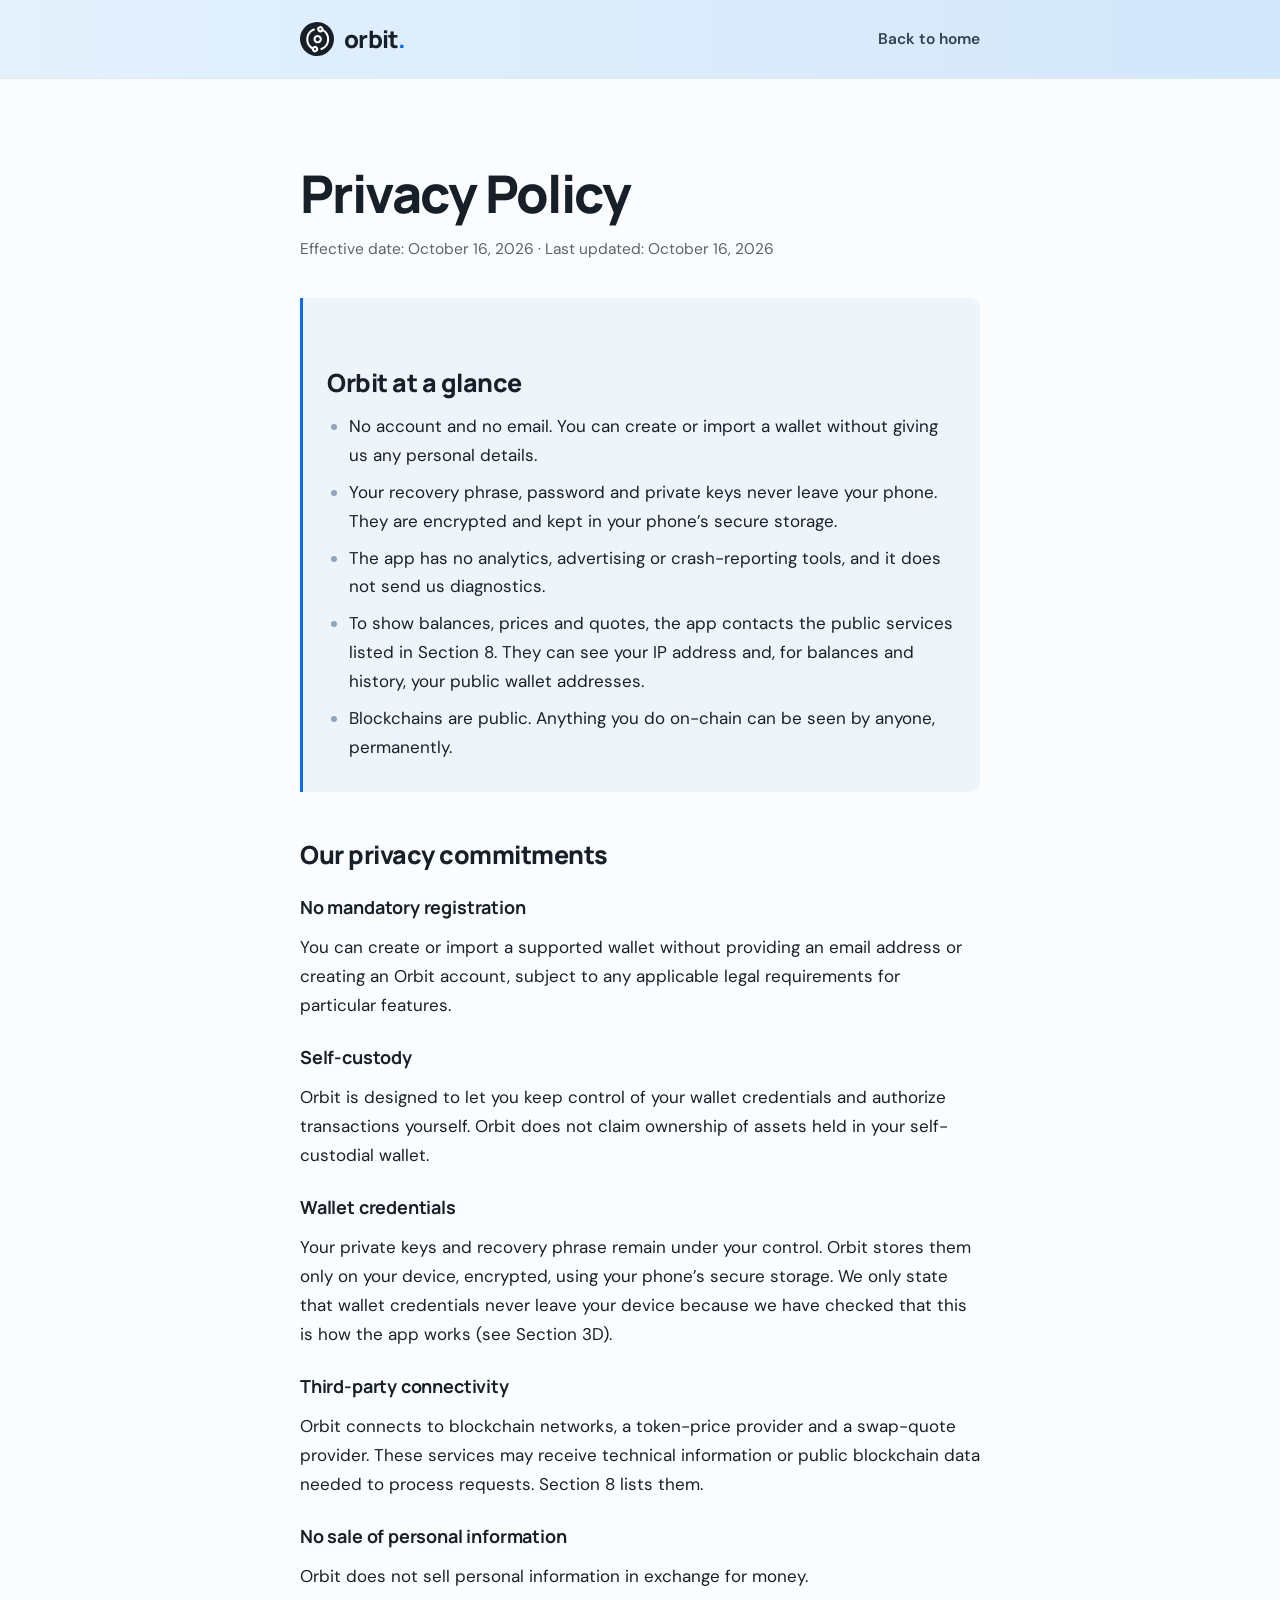
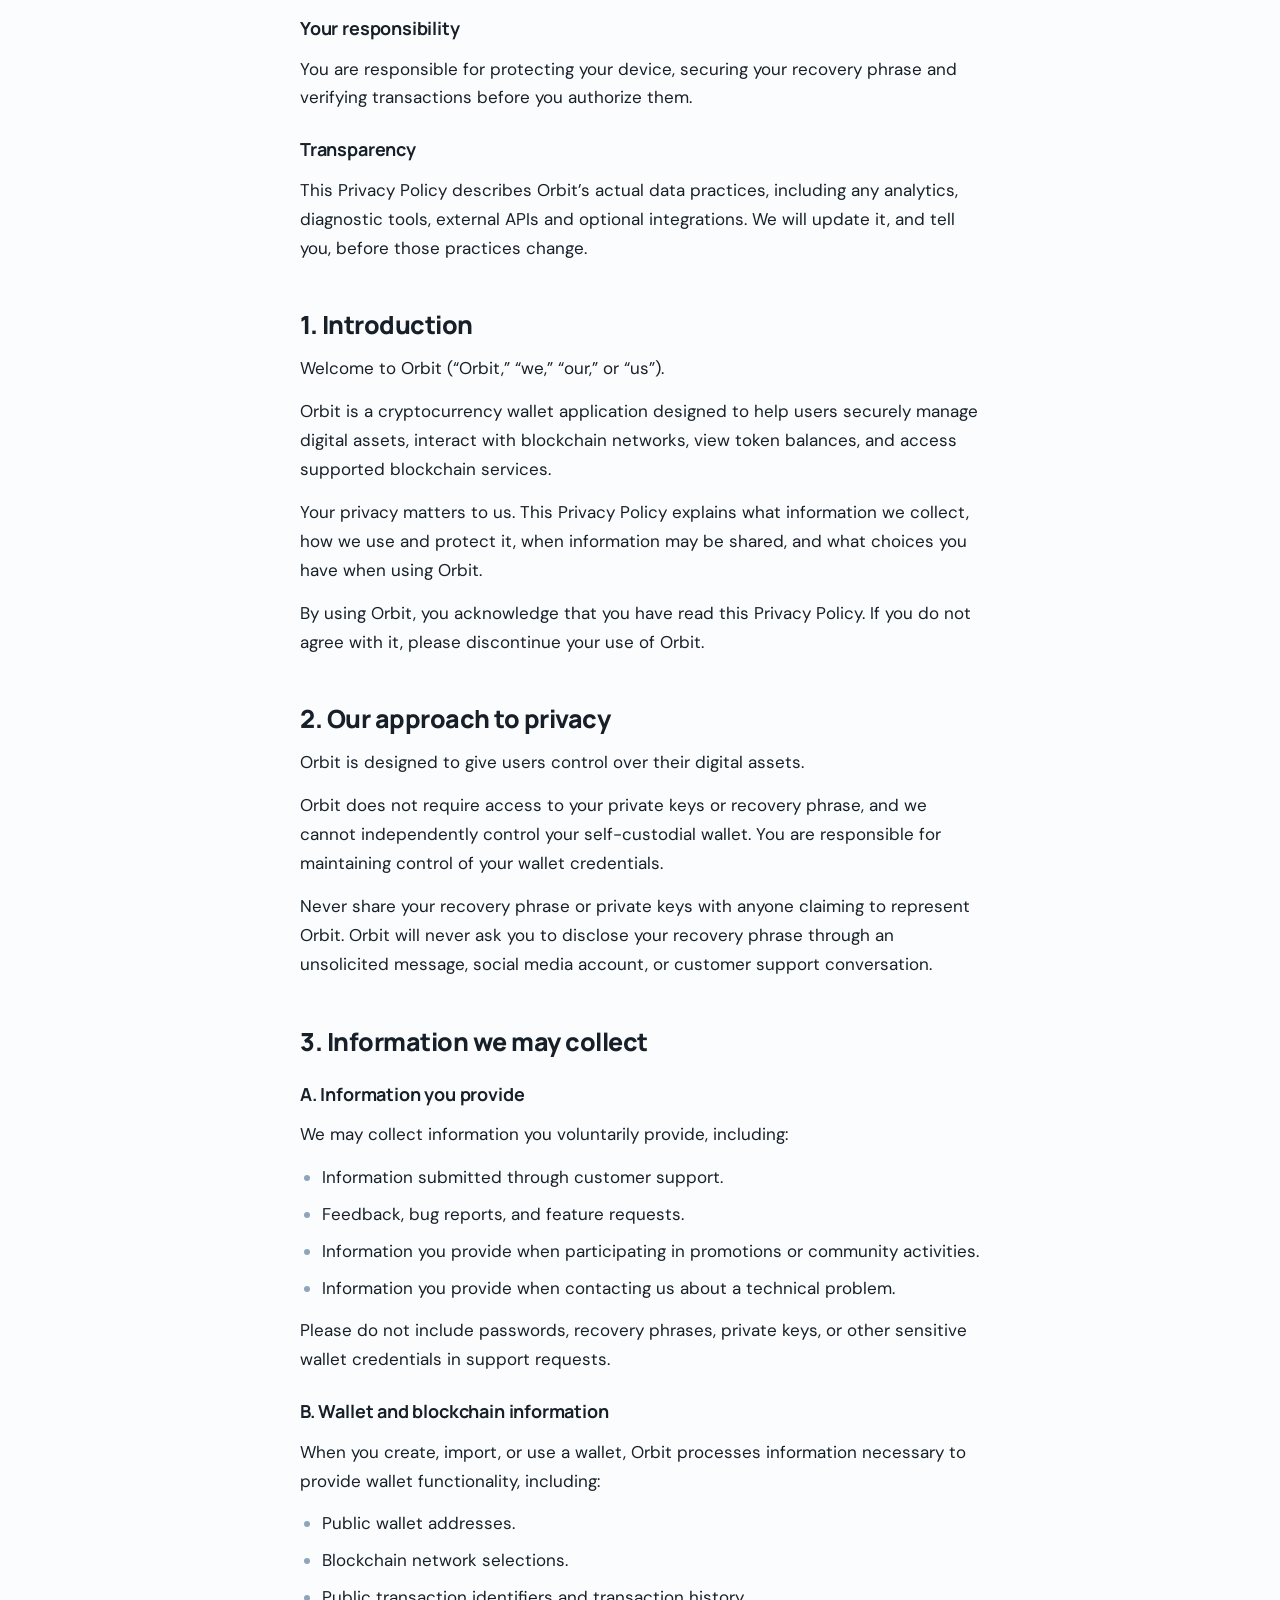
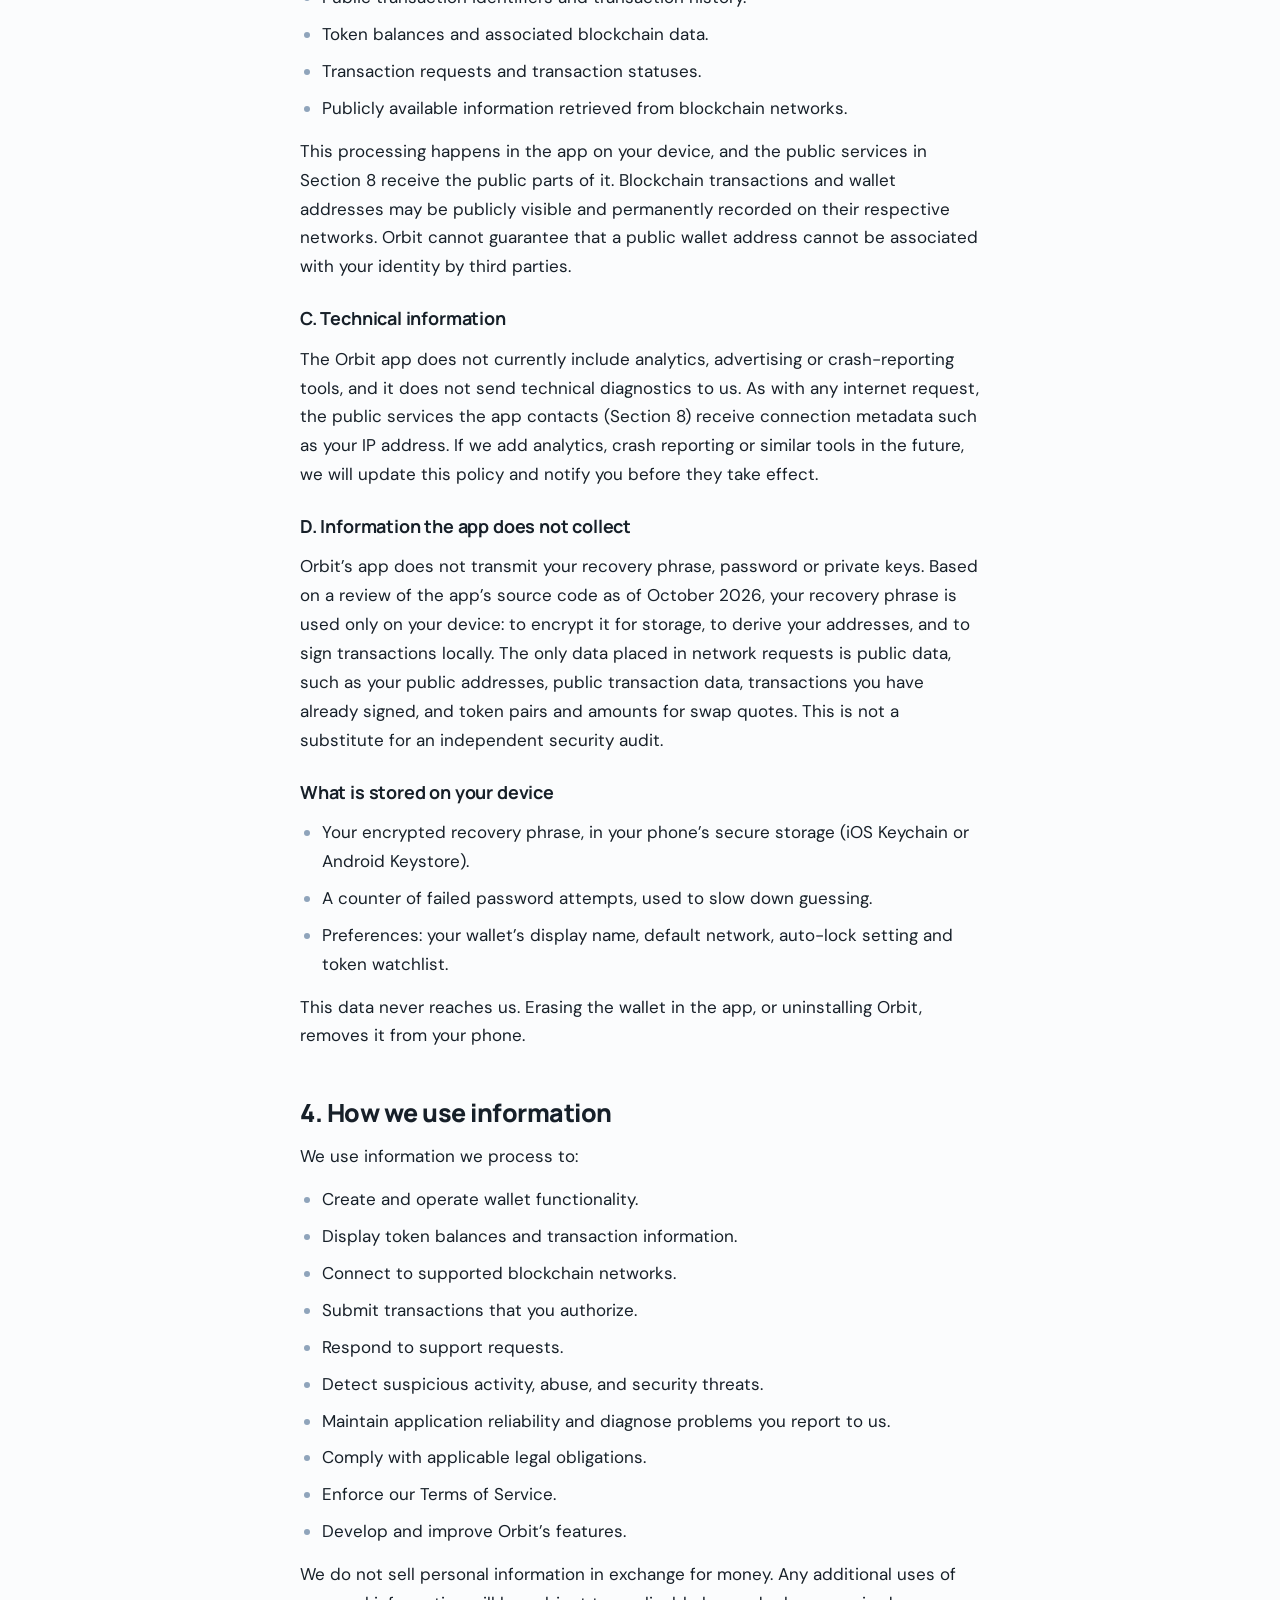
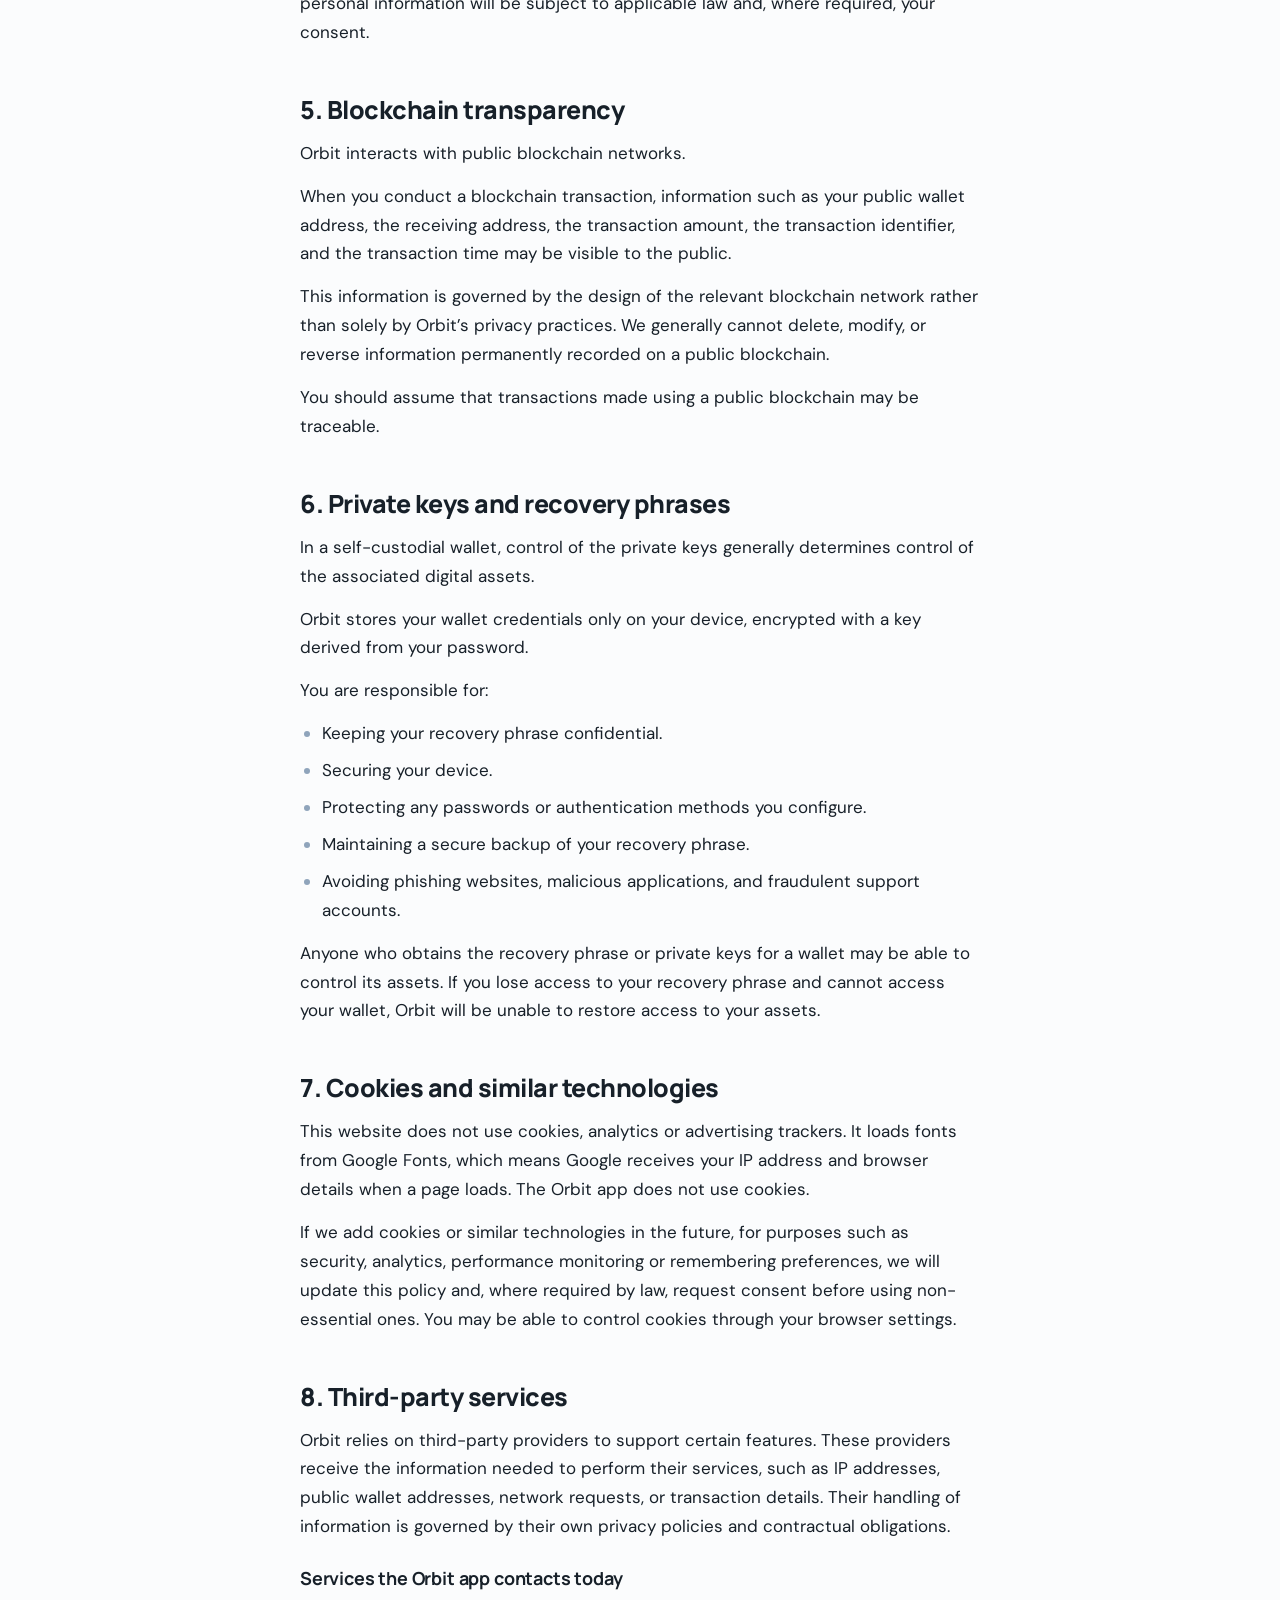
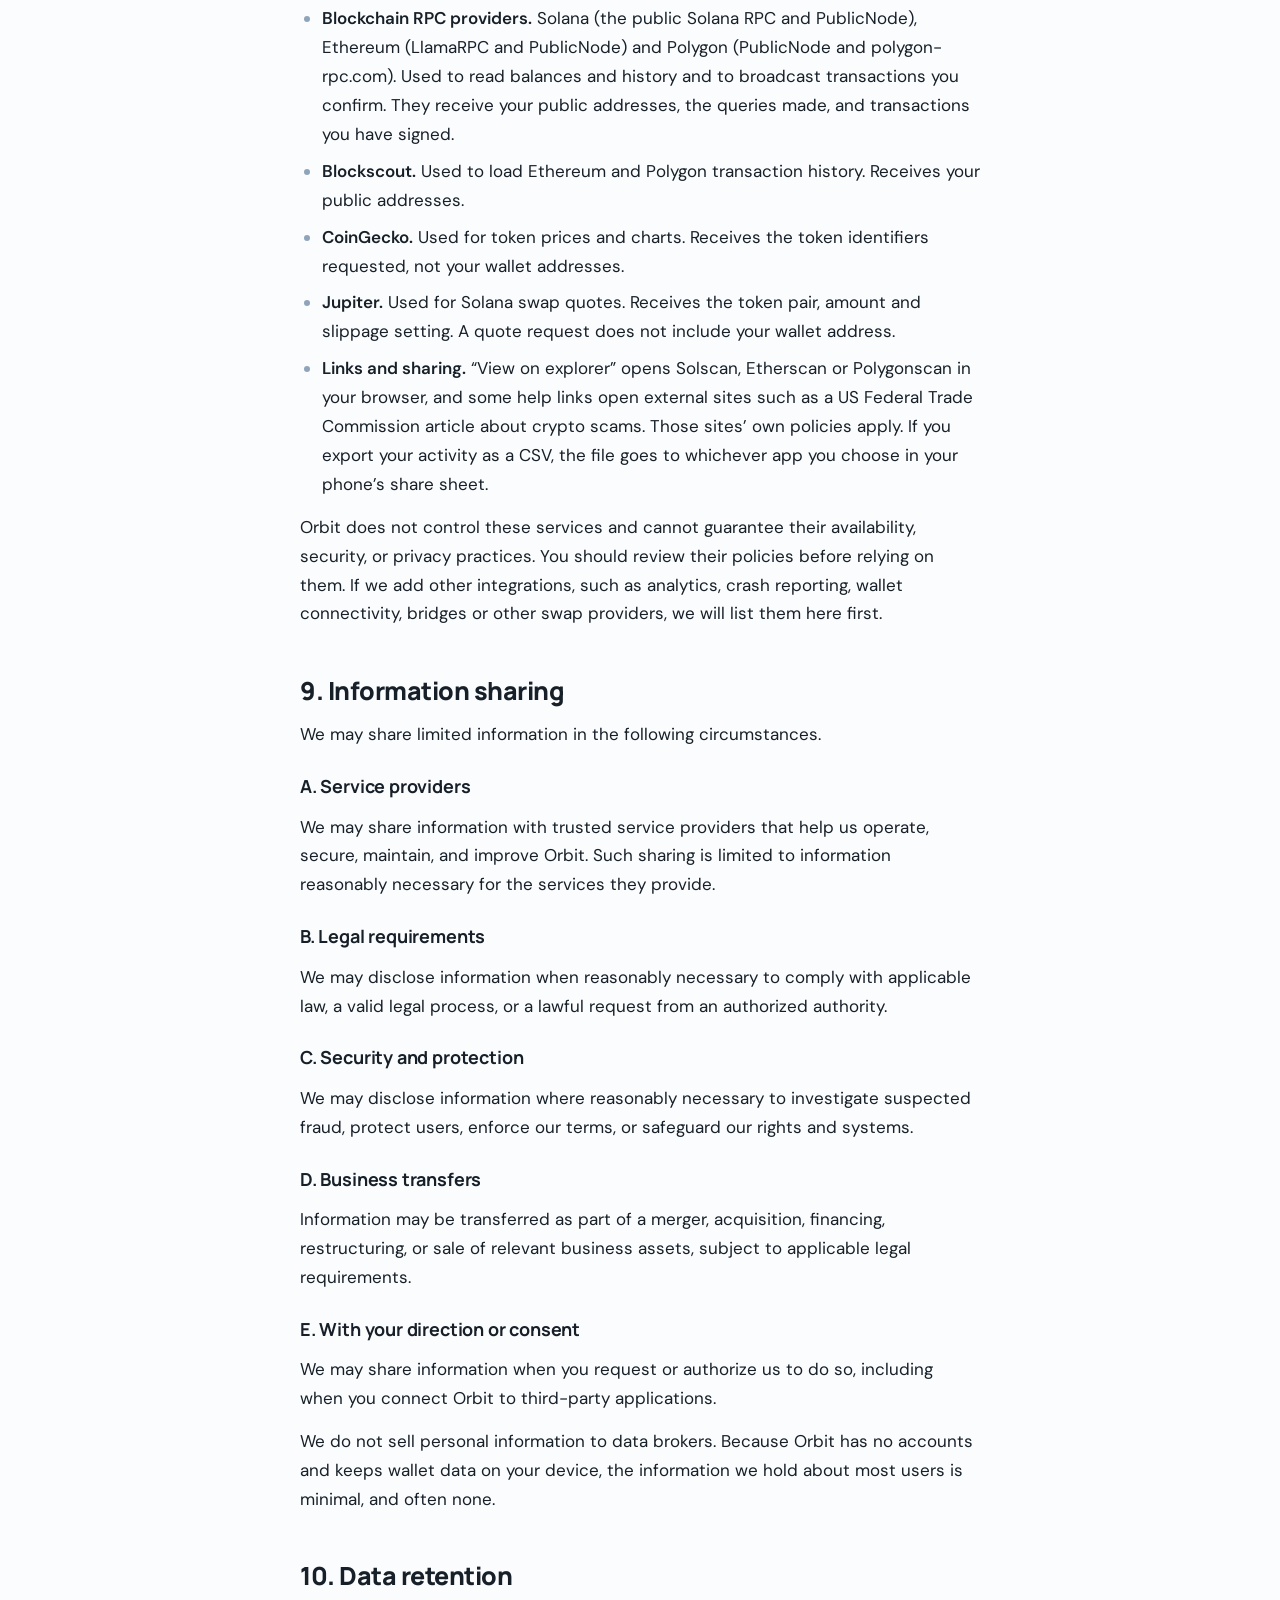
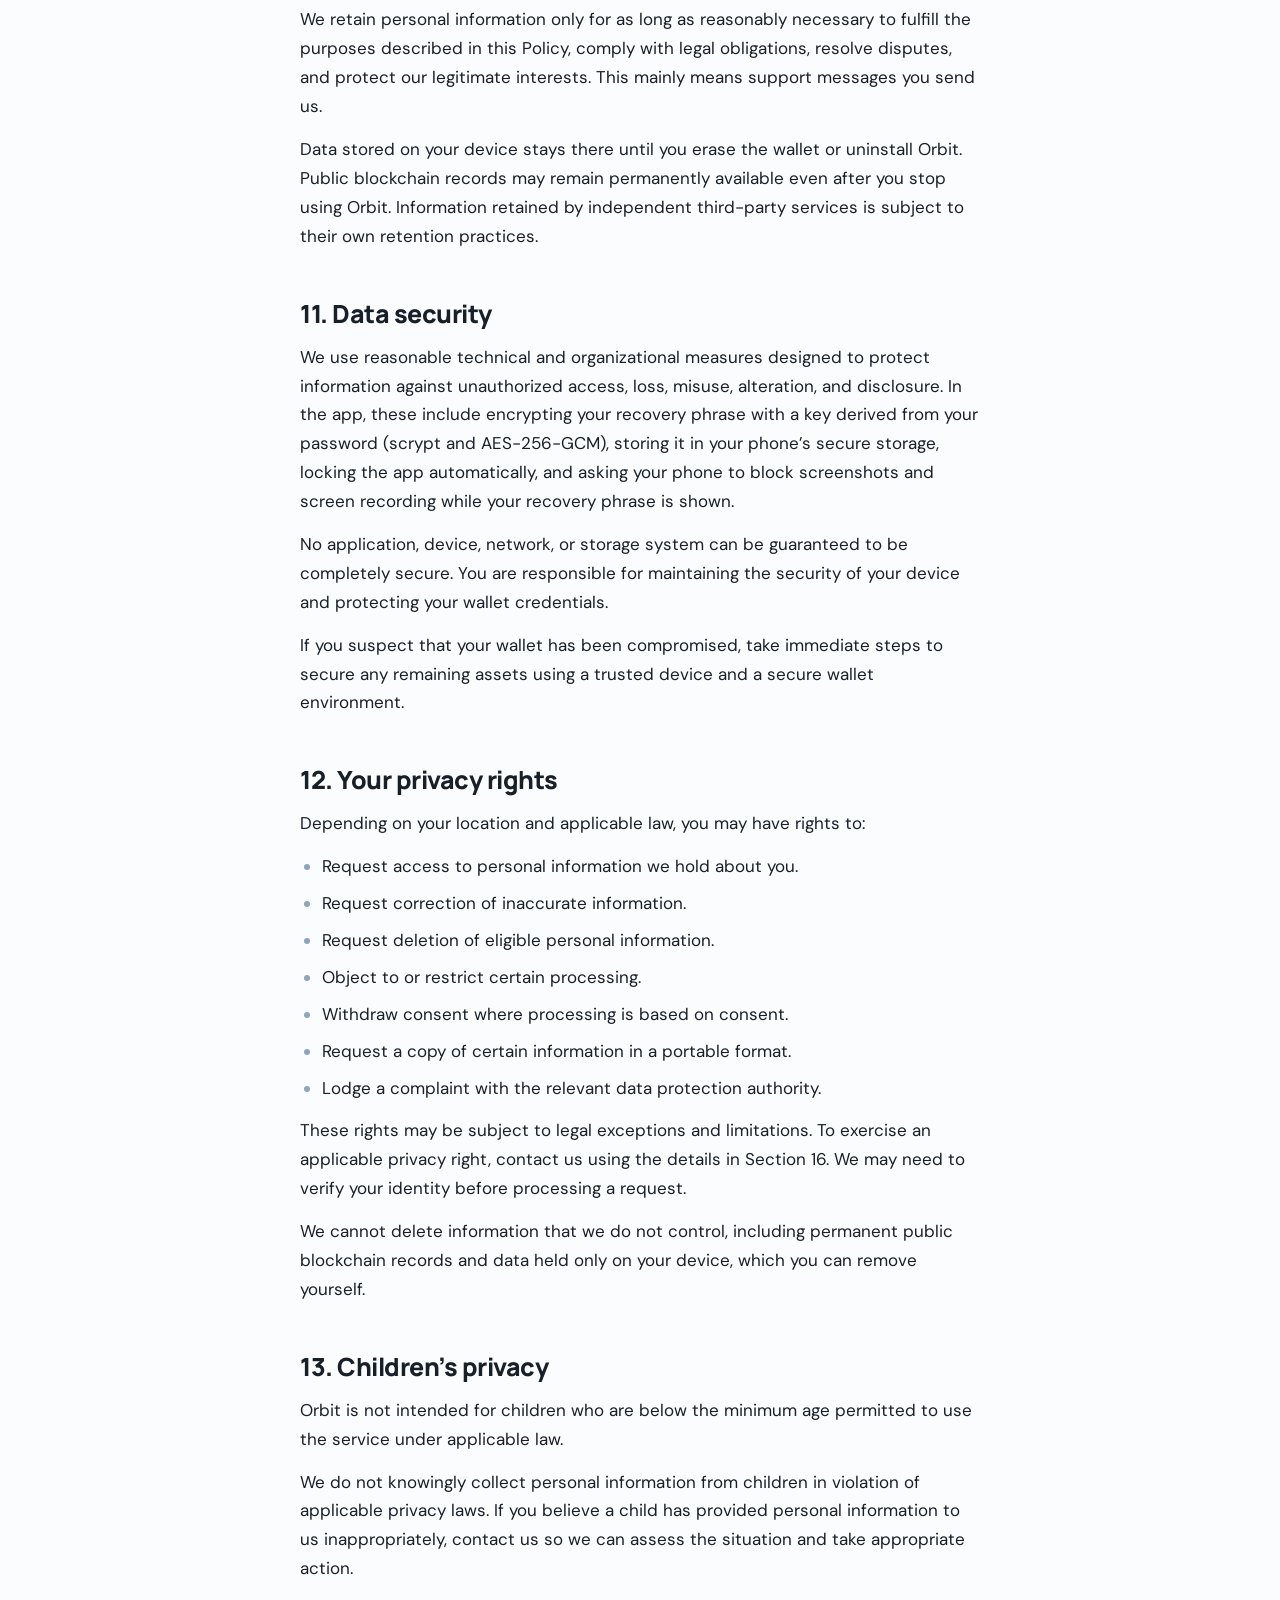
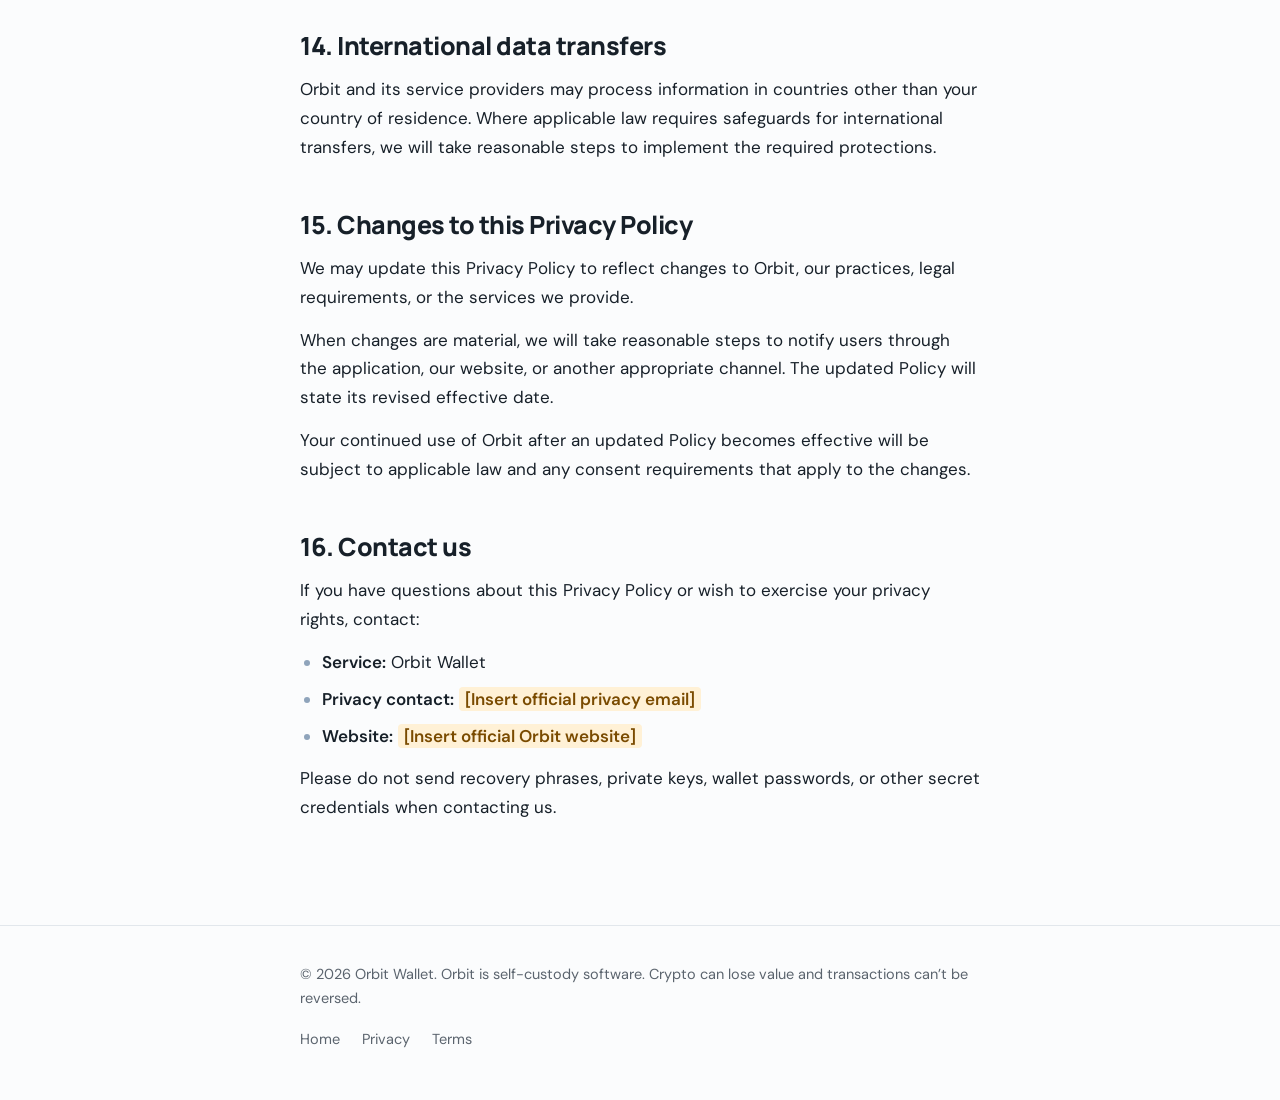
<file: privacy.html>
<!doctype html>
<html lang="en">
<head>
<meta charset="utf-8">
<meta name="viewport" content="width=device-width, initial-scale=1">
<title>Privacy Policy | Orbit</title>
<meta name="description" content="How the Orbit wallet handles your data: what stays on your phone, which public services the app contacts, and what Orbit never collects.">
<meta name="robots" content="index,follow">
<meta name="theme-color" content="#E3F1FD">
<link rel="canonical" href="https://YOUR-PROJECT.vercel.app/privacy.html">
<link rel="icon" type="image/svg+xml" href="favicon.svg">
<link rel="apple-touch-icon" href="apple-touch-icon.png">
<link rel="preconnect" href="https://fonts.googleapis.com">
<link rel="preconnect" href="https://fonts.gstatic.com" crossorigin>
<link rel="stylesheet" href="https://fonts.googleapis.com/css2?family=DM+Sans:opsz,wght@9..40,400;9..40,500;9..40,600;9..40,700&family=Manrope:wght@500;700;800&display=swap">
<link rel="stylesheet" href="legal.css">
</head>
<body>
<!--
  Built from the Orbit Privacy Policy / Terms of Service / Privacy Commitments / Fees documents
  provided by the owner, with app-specific facts verified against the app source on Oct 16, 2026.
  Yellow items are placeholders to fill in. Have a lawyer review before relying on this page.
  Update this page whenever the app's data practices change.
-->
<header class="top">
  <div class="wrap">
    <a class="brand" href="index.html" aria-label="Orbit home"><span class="mark"><svg viewBox="0 0 24 24"><circle cx="12" cy="12" r="3"/><circle cx="19" cy="5" r="2"/><circle cx="5" cy="19" r="2"/><path d="M10.4 21.9a10 10 0 0 0 9.941-15.416"/><path d="M13.5 2.1a10 10 0 0 0-9.841 15.416"/></svg></span><span>orbit<i>.</i></span></a>
    <a class="back" href="index.html">Back to home</a>
  </div>
</header>
<main class="doc">
<h1>Privacy Policy</h1>
<p class="meta">Effective date: October 16, 2026 &middot; Last updated: October 16, 2026</p>
<div class="summary"><h2>Orbit at a glance</h2><ul><li>No account and no email. You can create or import a wallet without giving us any personal details.</li><li>Your recovery phrase, password and private keys never leave your phone. They are encrypted and kept in your phone&rsquo;s secure storage.</li><li>The app has no analytics, advertising or crash-reporting tools, and it does not send us diagnostics.</li><li>To show balances, prices and quotes, the app contacts the public services listed in Section 8. They can see your IP address and, for balances and history, your public wallet addresses.</li><li>Blockchains are public. Anything you do on-chain can be seen by anyone, permanently.</li></ul></div>
<h2>Our privacy commitments</h2>
<h3>No mandatory registration</h3>
<p>You can create or import a supported wallet without providing an email address or creating an Orbit account, subject to any applicable legal requirements for particular features.</p>
<h3>Self-custody</h3>
<p>Orbit is designed to let you keep control of your wallet credentials and authorize transactions yourself. Orbit does not claim ownership of assets held in your self-custodial wallet.</p>
<h3>Wallet credentials</h3>
<p>Your private keys and recovery phrase remain under your control. Orbit stores them only on your device, encrypted, using your phone&rsquo;s secure storage. We only state that wallet credentials never leave your device because we have checked that this is how the app works (see Section 3D).</p>
<h3>Third-party connectivity</h3>
<p>Orbit connects to blockchain networks, a token-price provider and a swap-quote provider. These services may receive technical information or public blockchain data needed to process requests. Section 8 lists them.</p>
<h3>No sale of personal information</h3>
<p>Orbit does not sell personal information in exchange for money.</p>
<h3>Your responsibility</h3>
<p>You are responsible for protecting your device, securing your recovery phrase and verifying transactions before you authorize them.</p>
<h3>Transparency</h3>
<p>This Privacy Policy describes Orbit&rsquo;s actual data practices, including any analytics, diagnostic tools, external APIs and optional integrations. We will update it, and tell you, before those practices change.</p>
<h2>1. Introduction</h2>
<p>Welcome to Orbit (&ldquo;Orbit,&rdquo; &ldquo;we,&rdquo; &ldquo;our,&rdquo; or &ldquo;us&rdquo;).</p>
<p>Orbit is a cryptocurrency wallet application designed to help users securely manage digital assets, interact with blockchain networks, view token balances, and access supported blockchain services.</p>
<p>Your privacy matters to us. This Privacy Policy explains what information we collect, how we use and protect it, when information may be shared, and what choices you have when using Orbit.</p>
<p>By using Orbit, you acknowledge that you have read this Privacy Policy. If you do not agree with it, please discontinue your use of Orbit.</p>
<h2>2. Our approach to privacy</h2>
<p>Orbit is designed to give users control over their digital assets.</p>
<p>Orbit does not require access to your private keys or recovery phrase, and we cannot independently control your self-custodial wallet. You are responsible for maintaining control of your wallet credentials.</p>
<p>Never share your recovery phrase or private keys with anyone claiming to represent Orbit. Orbit will never ask you to disclose your recovery phrase through an unsolicited message, social media account, or customer support conversation.</p>
<h2>3. Information we may collect</h2>
<h3>A. Information you provide</h3>
<p>We may collect information you voluntarily provide, including:</p>
<ul>
<li>Information submitted through customer support.</li>
<li>Feedback, bug reports, and feature requests.</li>
<li>Information you provide when participating in promotions or community activities.</li>
<li>Information you provide when contacting us about a technical problem.</li>
</ul>
<p>Please do not include passwords, recovery phrases, private keys, or other sensitive wallet credentials in support requests.</p>
<h3>B. Wallet and blockchain information</h3>
<p>When you create, import, or use a wallet, Orbit processes information necessary to provide wallet functionality, including:</p>
<ul>
<li>Public wallet addresses.</li>
<li>Blockchain network selections.</li>
<li>Public transaction identifiers and transaction history.</li>
<li>Token balances and associated blockchain data.</li>
<li>Transaction requests and transaction statuses.</li>
<li>Publicly available information retrieved from blockchain networks.</li>
</ul>
<p>This processing happens in the app on your device, and the public services in Section 8 receive the public parts of it. Blockchain transactions and wallet addresses may be publicly visible and permanently recorded on their respective networks. Orbit cannot guarantee that a public wallet address cannot be associated with your identity by third parties.</p>
<h3>C. Technical information</h3>
<p>The Orbit app does not currently include analytics, advertising or crash-reporting tools, and it does not send technical diagnostics to us. As with any internet request, the public services the app contacts (Section 8) receive connection metadata such as your IP address. If we add analytics, crash reporting or similar tools in the future, we will update this policy and notify you before they take effect.</p>
<h3>D. Information the app does not collect</h3>
<p>Orbit&rsquo;s app does not transmit your recovery phrase, password or private keys. Based on a review of the app&rsquo;s source code as of October 2026, your recovery phrase is used only on your device: to encrypt it for storage, to derive your addresses, and to sign transactions locally. The only data placed in network requests is public data, such as your public addresses, public transaction data, transactions you have already signed, and token pairs and amounts for swap quotes. This is not a substitute for an independent security audit.</p>
<h3>What is stored on your device</h3>
<ul>
<li>Your encrypted recovery phrase, in your phone&rsquo;s secure storage (iOS Keychain or Android Keystore).</li>
<li>A counter of failed password attempts, used to slow down guessing.</li>
<li>Preferences: your wallet&rsquo;s display name, default network, auto-lock setting and token watchlist.</li>
</ul>
<p>This data never reaches us. Erasing the wallet in the app, or uninstalling Orbit, removes it from your phone.</p>
<h2>4. How we use information</h2>
<p>We use information we process to:</p>
<ul>
<li>Create and operate wallet functionality.</li>
<li>Display token balances and transaction information.</li>
<li>Connect to supported blockchain networks.</li>
<li>Submit transactions that you authorize.</li>
<li>Respond to support requests.</li>
<li>Detect suspicious activity, abuse, and security threats.</li>
<li>Maintain application reliability and diagnose problems you report to us.</li>
<li>Comply with applicable legal obligations.</li>
<li>Enforce our Terms of Service.</li>
<li>Develop and improve Orbit&rsquo;s features.</li>
</ul>
<p>We do not sell personal information in exchange for money. Any additional uses of personal information will be subject to applicable law and, where required, your consent.</p>
<h2>5. Blockchain transparency</h2>
<p>Orbit interacts with public blockchain networks.</p>
<p>When you conduct a blockchain transaction, information such as your public wallet address, the receiving address, the transaction amount, the transaction identifier, and the transaction time may be visible to the public.</p>
<p>This information is governed by the design of the relevant blockchain network rather than solely by Orbit&rsquo;s privacy practices. We generally cannot delete, modify, or reverse information permanently recorded on a public blockchain.</p>
<p>You should assume that transactions made using a public blockchain may be traceable.</p>
<h2>6. Private keys and recovery phrases</h2>
<p>In a self-custodial wallet, control of the private keys generally determines control of the associated digital assets.</p>
<p>Orbit stores your wallet credentials only on your device, encrypted with a key derived from your password.</p>
<p>You are responsible for:</p>
<ul>
<li>Keeping your recovery phrase confidential.</li>
<li>Securing your device.</li>
<li>Protecting any passwords or authentication methods you configure.</li>
<li>Maintaining a secure backup of your recovery phrase.</li>
<li>Avoiding phishing websites, malicious applications, and fraudulent support accounts.</li>
</ul>
<p>Anyone who obtains the recovery phrase or private keys for a wallet may be able to control its assets. If you lose access to your recovery phrase and cannot access your wallet, Orbit will be unable to restore access to your assets.</p>
<h2>7. Cookies and similar technologies</h2>
<p>This website does not use cookies, analytics or advertising trackers. It loads fonts from Google Fonts, which means Google receives your IP address and browser details when a page loads. The Orbit app does not use cookies.</p>
<p>If we add cookies or similar technologies in the future, for purposes such as security, analytics, performance monitoring or remembering preferences, we will update this policy and, where required by law, request consent before using non-essential ones. You may be able to control cookies through your browser settings.</p>
<h2>8. Third-party services</h2>
<p>Orbit relies on third-party providers to support certain features. These providers receive the information needed to perform their services, such as IP addresses, public wallet addresses, network requests, or transaction details. Their handling of information is governed by their own privacy policies and contractual obligations.</p>
<h3>Services the Orbit app contacts today</h3>
<ul>
<li><strong>Blockchain RPC providers.</strong> Solana (the public Solana RPC and PublicNode), Ethereum (LlamaRPC and PublicNode) and Polygon (PublicNode and polygon-rpc.com). Used to read balances and history and to broadcast transactions you confirm. They receive your public addresses, the queries made, and transactions you have signed.</li>
<li><strong>Blockscout.</strong> Used to load Ethereum and Polygon transaction history. Receives your public addresses.</li>
<li><strong>CoinGecko.</strong> Used for token prices and charts. Receives the token identifiers requested, not your wallet addresses.</li>
<li><strong>Jupiter.</strong> Used for Solana swap quotes. Receives the token pair, amount and slippage setting. A quote request does not include your wallet address.</li>
<li><strong>Links and sharing.</strong> &ldquo;View on explorer&rdquo; opens Solscan, Etherscan or Polygonscan in your browser, and some help links open external sites such as a US Federal Trade Commission article about crypto scams. Those sites&rsquo; own policies apply. If you export your activity as a CSV, the file goes to whichever app you choose in your phone&rsquo;s share sheet.</li>
</ul>
<p>Orbit does not control these services and cannot guarantee their availability, security, or privacy practices. You should review their policies before relying on them. If we add other integrations, such as analytics, crash reporting, wallet connectivity, bridges or other swap providers, we will list them here first.</p>
<h2>9. Information sharing</h2>
<p>We may share limited information in the following circumstances.</p>
<h3>A. Service providers</h3>
<p>We may share information with trusted service providers that help us operate, secure, maintain, and improve Orbit. Such sharing is limited to information reasonably necessary for the services they provide.</p>
<h3>B. Legal requirements</h3>
<p>We may disclose information when reasonably necessary to comply with applicable law, a valid legal process, or a lawful request from an authorized authority.</p>
<h3>C. Security and protection</h3>
<p>We may disclose information where reasonably necessary to investigate suspected fraud, protect users, enforce our terms, or safeguard our rights and systems.</p>
<h3>D. Business transfers</h3>
<p>Information may be transferred as part of a merger, acquisition, financing, restructuring, or sale of relevant business assets, subject to applicable legal requirements.</p>
<h3>E. With your direction or consent</h3>
<p>We may share information when you request or authorize us to do so, including when you connect Orbit to third-party applications.</p>
<p>We do not sell personal information to data brokers. Because Orbit has no accounts and keeps wallet data on your device, the information we hold about most users is minimal, and often none.</p>
<h2>10. Data retention</h2>
<p>We retain personal information only for as long as reasonably necessary to fulfill the purposes described in this Policy, comply with legal obligations, resolve disputes, and protect our legitimate interests. This mainly means support messages you send us.</p>
<p>Data stored on your device stays there until you erase the wallet or uninstall Orbit. Public blockchain records may remain permanently available even after you stop using Orbit. Information retained by independent third-party services is subject to their own retention practices.</p>
<h2>11. Data security</h2>
<p>We use reasonable technical and organizational measures designed to protect information against unauthorized access, loss, misuse, alteration, and disclosure. In the app, these include encrypting your recovery phrase with a key derived from your password (scrypt and AES-256-GCM), storing it in your phone&rsquo;s secure storage, locking the app automatically, and asking your phone to block screenshots and screen recording while your recovery phrase is shown.</p>
<p>No application, device, network, or storage system can be guaranteed to be completely secure. You are responsible for maintaining the security of your device and protecting your wallet credentials.</p>
<p>If you suspect that your wallet has been compromised, take immediate steps to secure any remaining assets using a trusted device and a secure wallet environment.</p>
<h2>12. Your privacy rights</h2>
<p>Depending on your location and applicable law, you may have rights to:</p>
<ul>
<li>Request access to personal information we hold about you.</li>
<li>Request correction of inaccurate information.</li>
<li>Request deletion of eligible personal information.</li>
<li>Object to or restrict certain processing.</li>
<li>Withdraw consent where processing is based on consent.</li>
<li>Request a copy of certain information in a portable format.</li>
<li>Lodge a complaint with the relevant data protection authority.</li>
</ul>
<p>These rights may be subject to legal exceptions and limitations. To exercise an applicable privacy right, contact us using the details in Section 16. We may need to verify your identity before processing a request.</p>
<p>We cannot delete information that we do not control, including permanent public blockchain records and data held only on your device, which you can remove yourself.</p>
<h2>13. Children&rsquo;s privacy</h2>
<p>Orbit is not intended for children who are below the minimum age permitted to use the service under applicable law.</p>
<p>We do not knowingly collect personal information from children in violation of applicable privacy laws. If you believe a child has provided personal information to us inappropriately, contact us so we can assess the situation and take appropriate action.</p>
<h2>14. International data transfers</h2>
<p>Orbit and its service providers may process information in countries other than your country of residence. Where applicable law requires safeguards for international transfers, we will take reasonable steps to implement the required protections.</p>
<h2>15. Changes to this Privacy Policy</h2>
<p>We may update this Privacy Policy to reflect changes to Orbit, our practices, legal requirements, or the services we provide.</p>
<p>When changes are material, we will take reasonable steps to notify users through the application, our website, or another appropriate channel. The updated Policy will state its revised effective date.</p>
<p>Your continued use of Orbit after an updated Policy becomes effective will be subject to applicable law and any consent requirements that apply to the changes.</p>
<h2>16. Contact us</h2>
<p>If you have questions about this Privacy Policy or wish to exercise your privacy rights, contact:</p>
<ul>
<li><strong>Service:</strong> Orbit Wallet</li>
<li><strong>Privacy contact:</strong> <mark class="todo">[Insert official privacy email]</mark></li>
<li><strong>Website:</strong> <mark class="todo">[Insert official Orbit website]</mark></li>
</ul>
<p>Please do not send recovery phrases, private keys, wallet passwords, or other secret credentials when contacting us.</p>
</main>
<footer>
  <div class="wrap">
    <p>&copy; 2026 Orbit Wallet. Orbit is self-custody software. Crypto can lose value and transactions can&rsquo;t be reversed.</p>
    <nav aria-label="Footer"><a href="index.html">Home</a><a href="privacy.html">Privacy</a><a href="terms.html">Terms</a></nav>
  </div>
</footer>
</body>
</html>
</file>
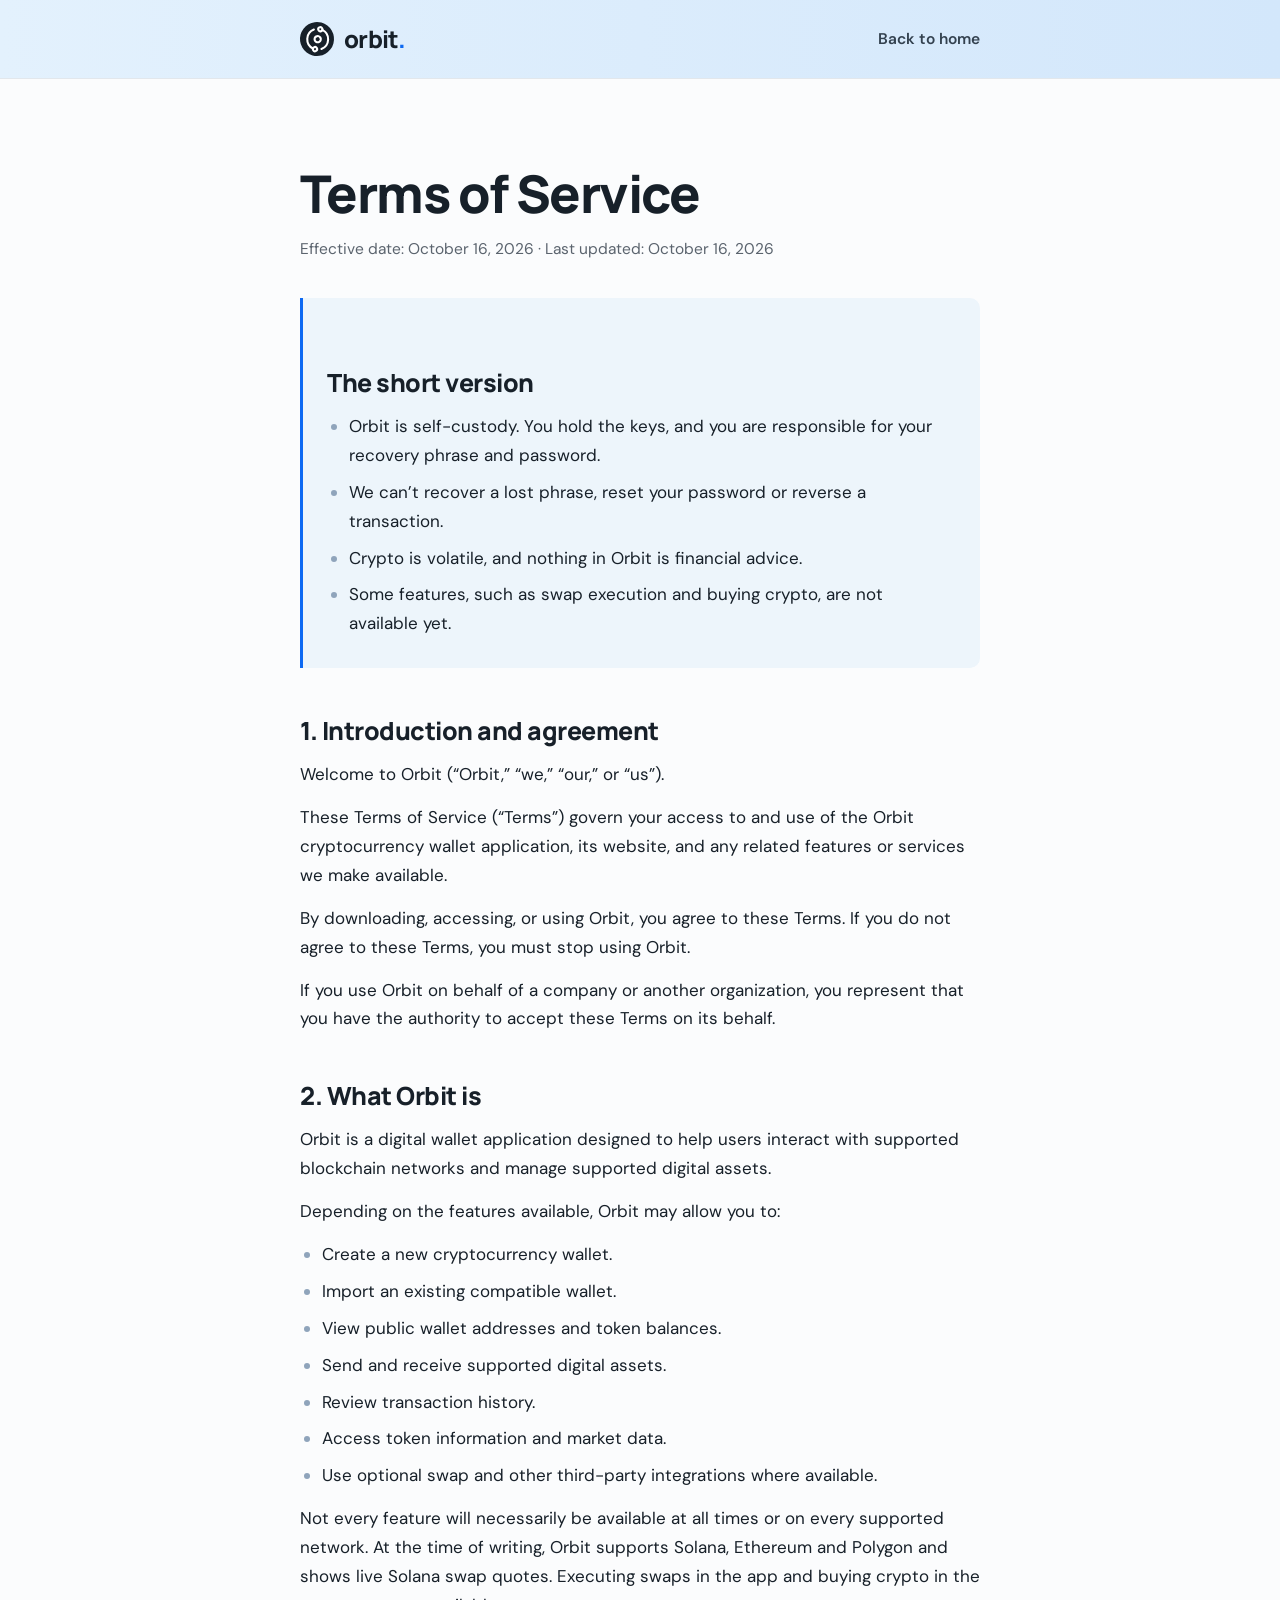
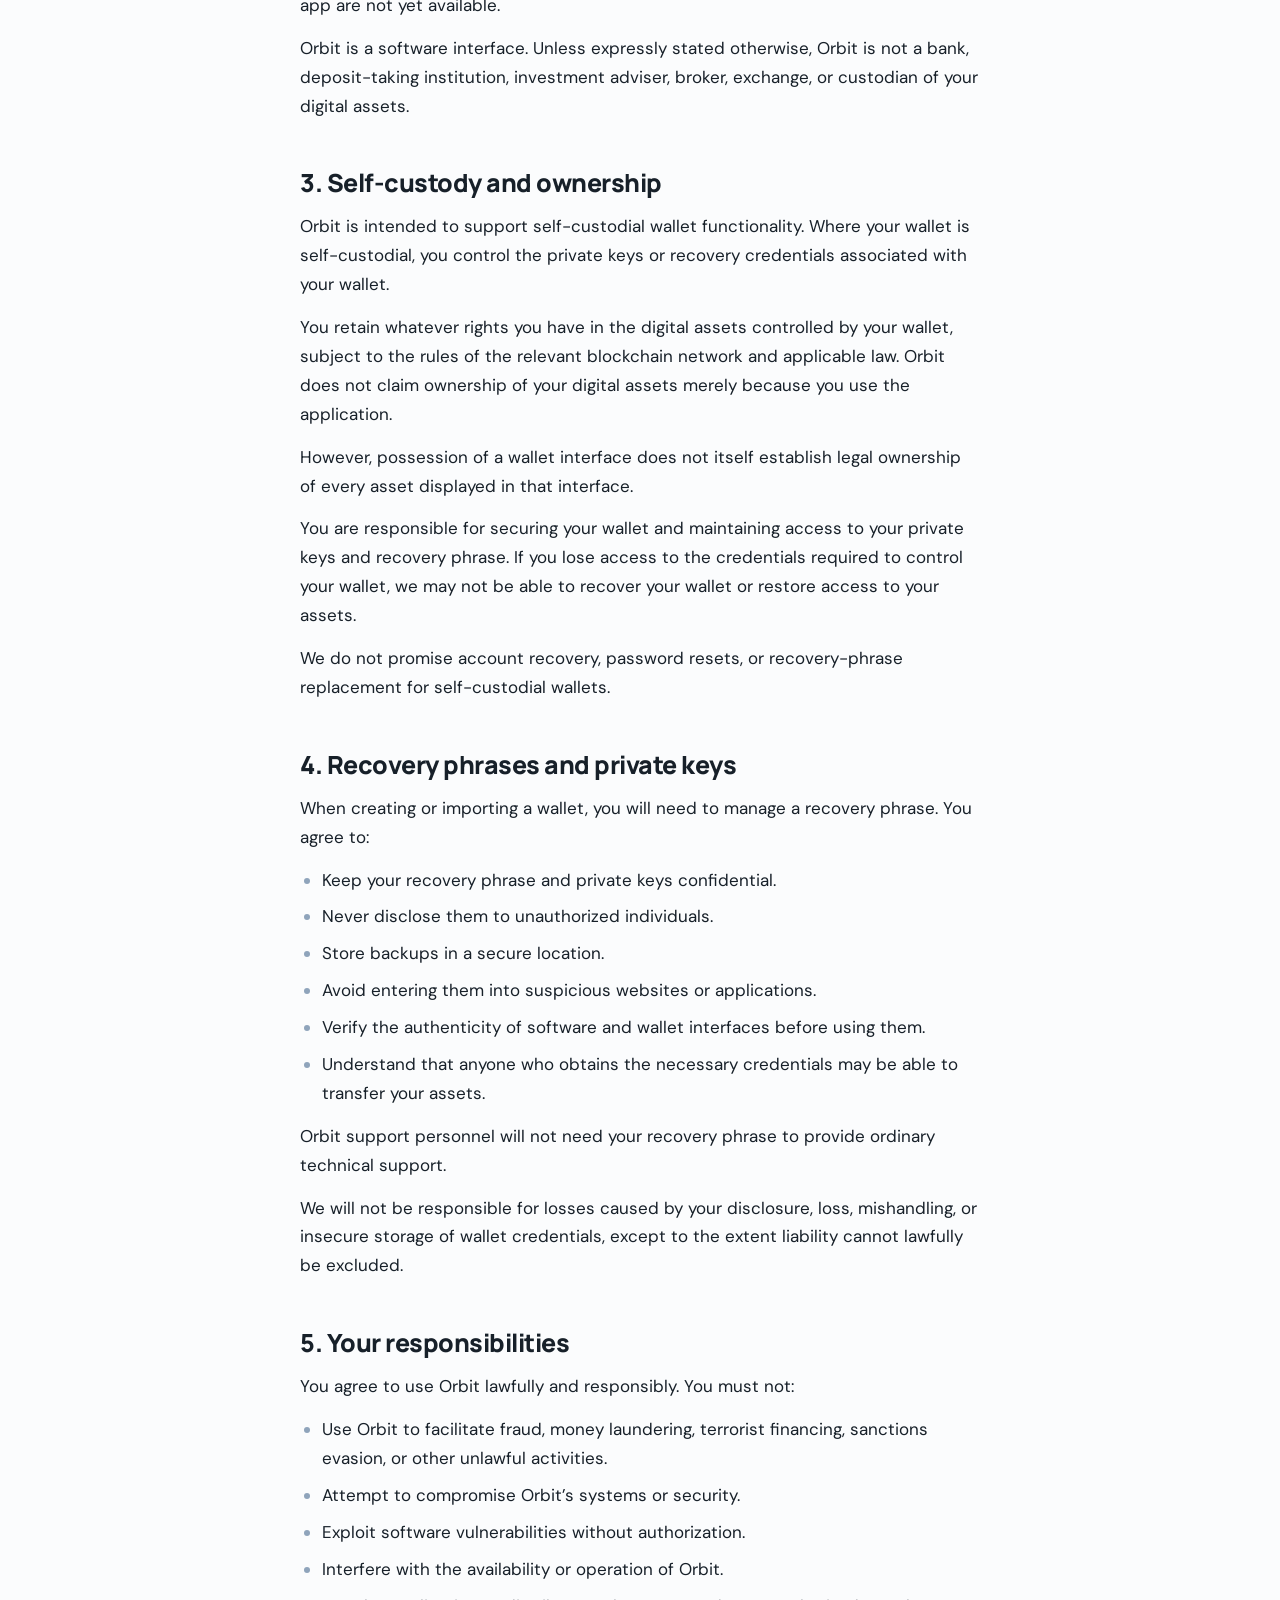
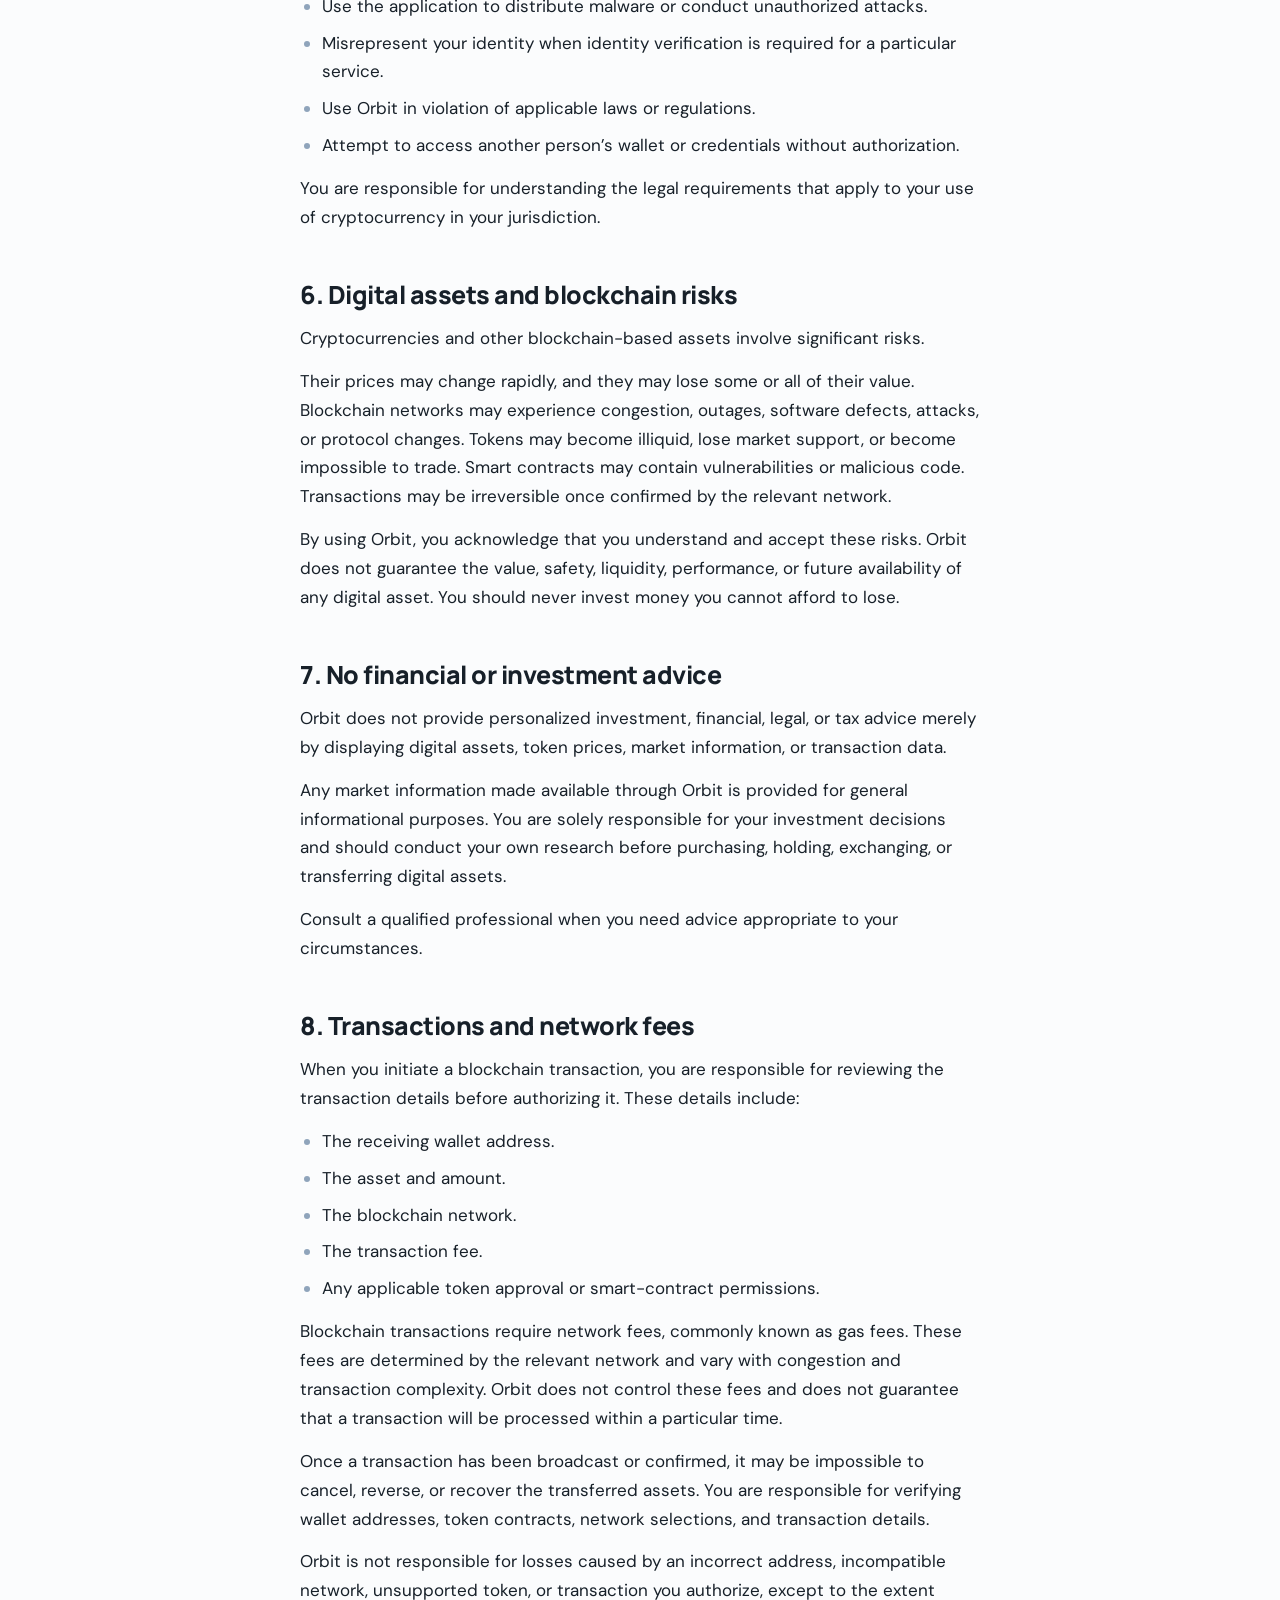
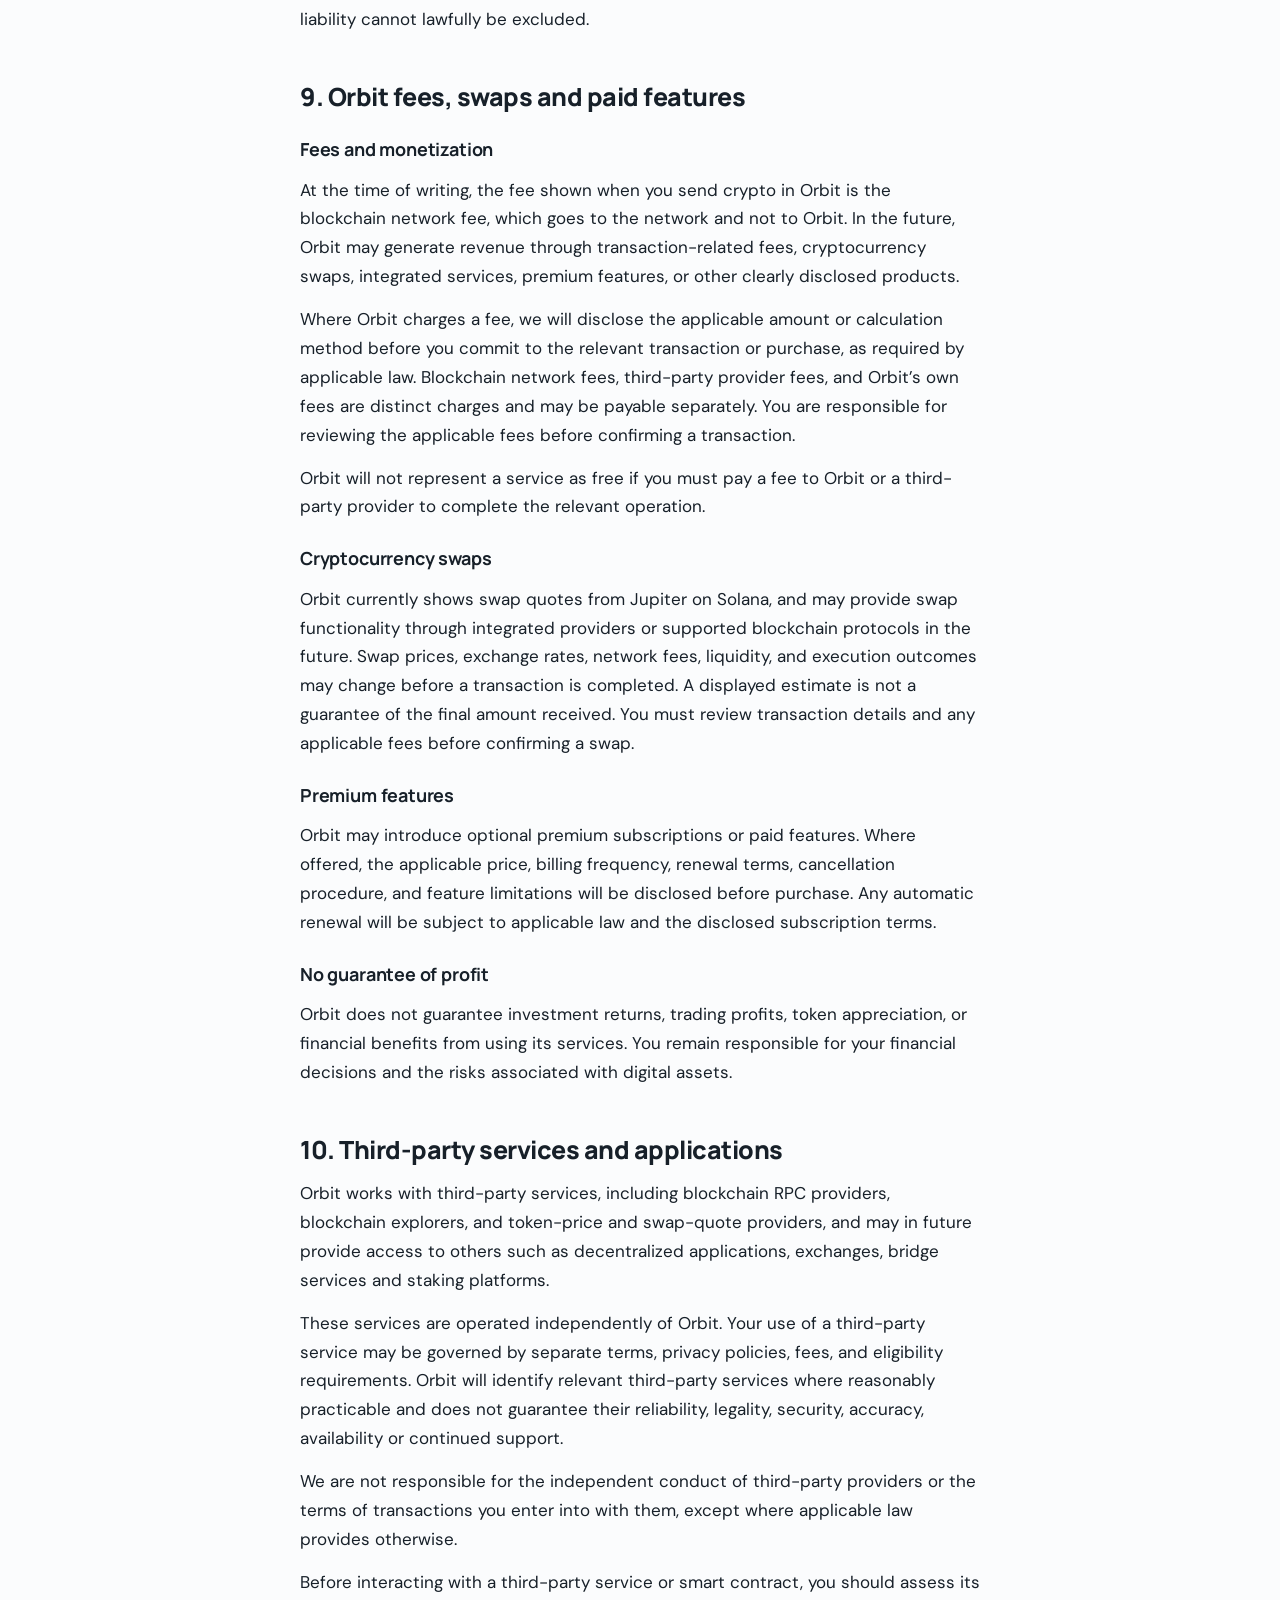
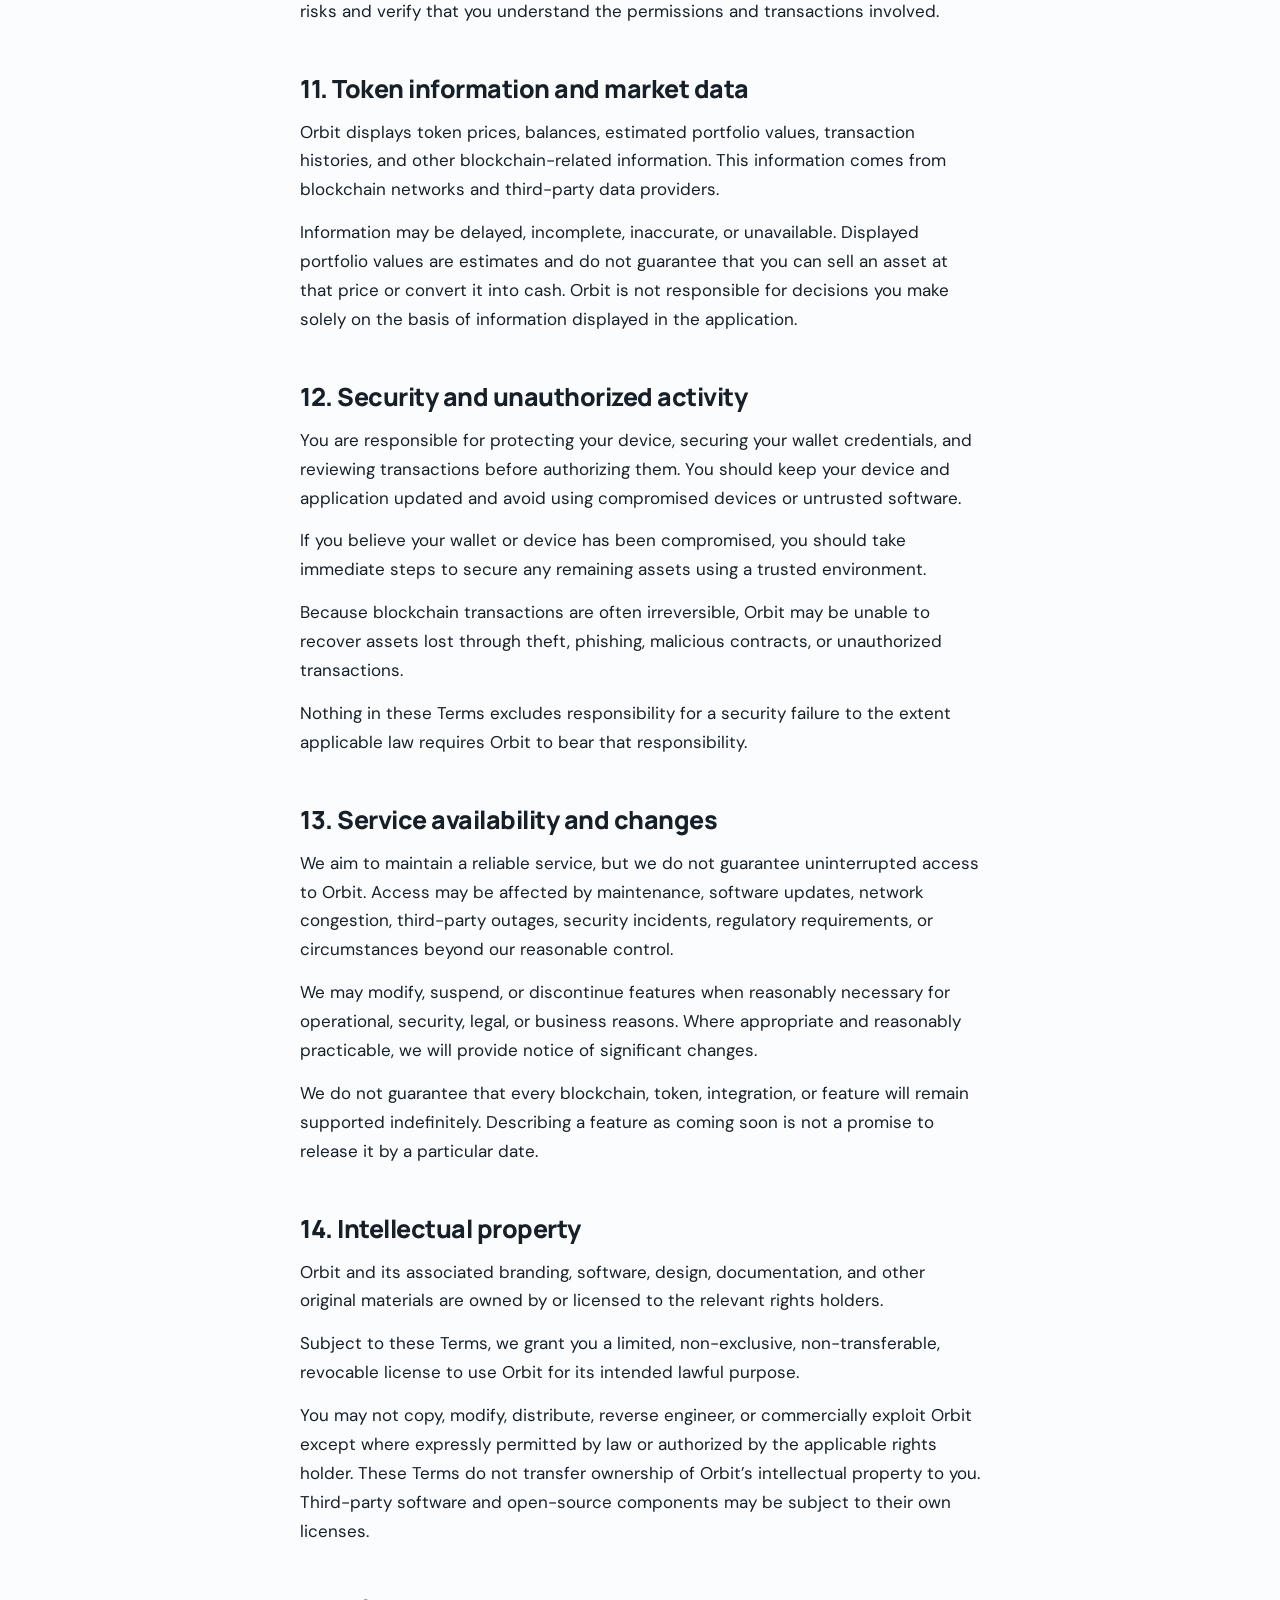
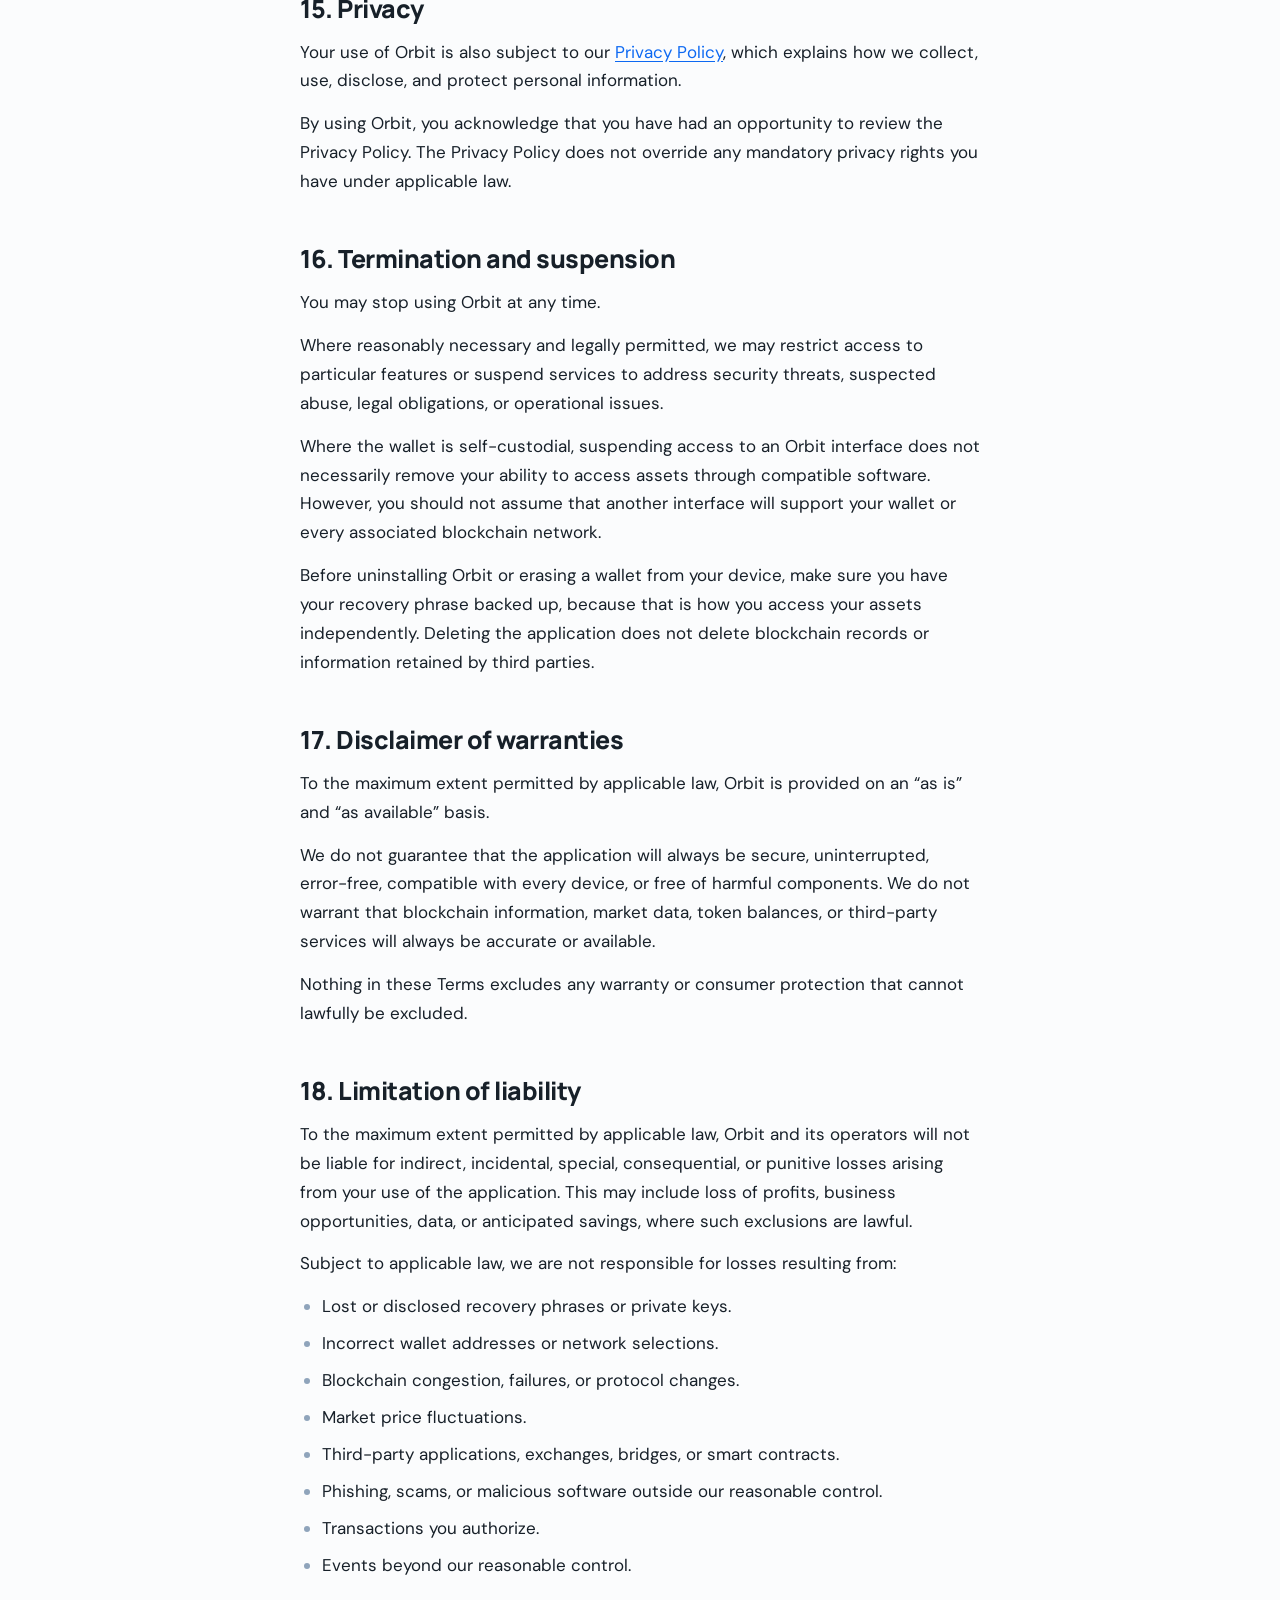
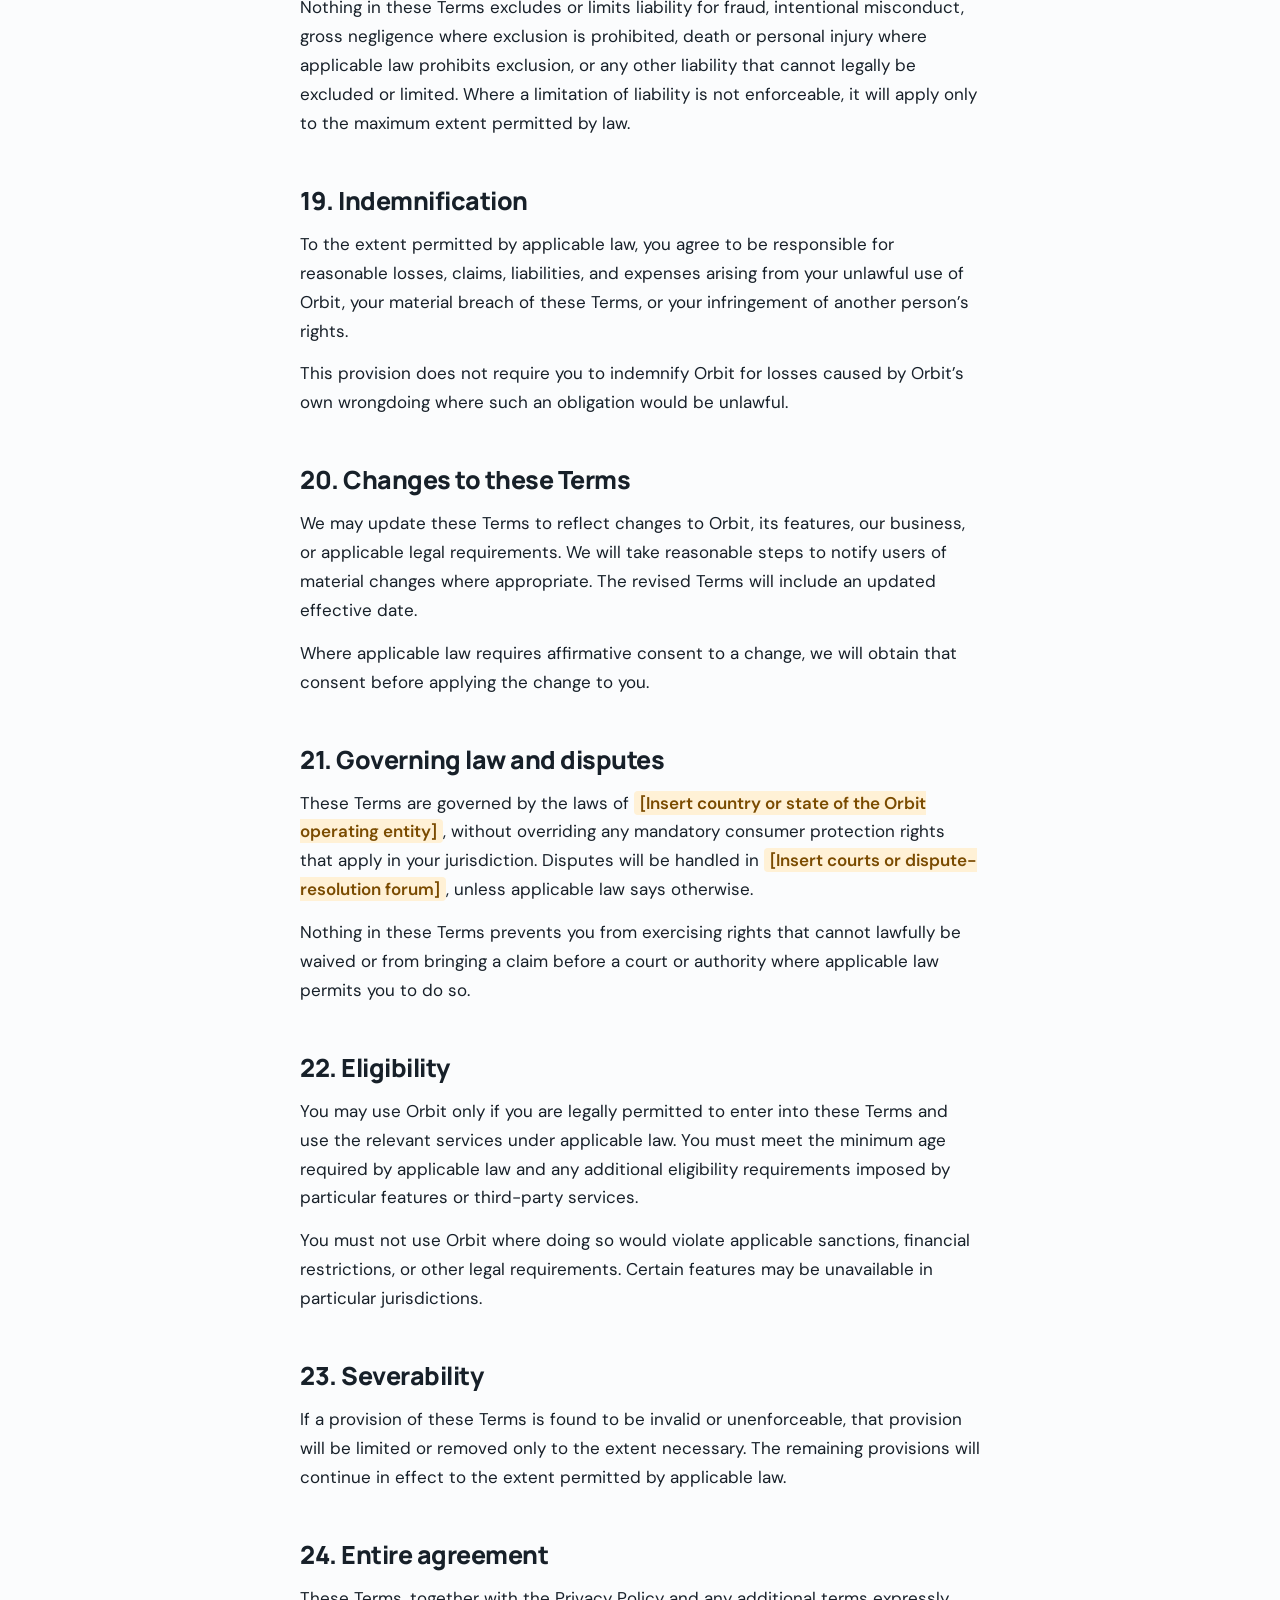
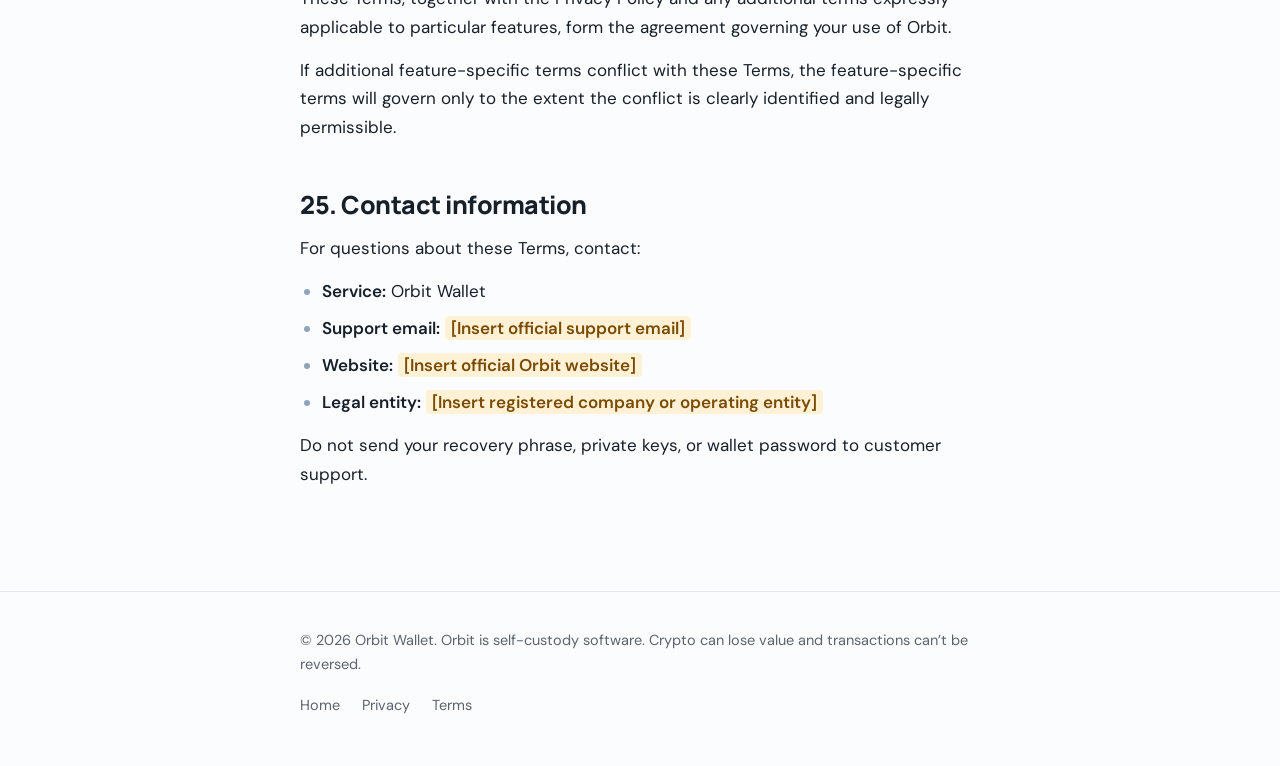
<file: terms.html>
<!doctype html>
<html lang="en">
<head>
<meta charset="utf-8">
<meta name="viewport" content="width=device-width, initial-scale=1">
<title>Terms of Service | Orbit</title>
<meta name="description" content="The terms for using the Orbit self-custody wallet: you control your keys, you are responsible for your recovery phrase, and transactions cannot be reversed.">
<meta name="robots" content="index,follow">
<meta name="theme-color" content="#E3F1FD">
<link rel="canonical" href="https://YOUR-PROJECT.vercel.app/terms.html">
<link rel="icon" type="image/svg+xml" href="favicon.svg">
<link rel="apple-touch-icon" href="apple-touch-icon.png">
<link rel="preconnect" href="https://fonts.googleapis.com">
<link rel="preconnect" href="https://fonts.gstatic.com" crossorigin>
<link rel="stylesheet" href="https://fonts.googleapis.com/css2?family=DM+Sans:opsz,wght@9..40,400;9..40,500;9..40,600;9..40,700&family=Manrope:wght@500;700;800&display=swap">
<link rel="stylesheet" href="legal.css">
</head>
<body>
<!--
  Built from the Orbit Privacy Policy / Terms of Service / Privacy Commitments / Fees documents
  provided by the owner, with app-specific facts verified against the app source on Oct 16, 2026.
  Yellow items are placeholders to fill in. Have a lawyer review before relying on this page.
  Update this page whenever the app's data practices change.
-->
<header class="top">
  <div class="wrap">
    <a class="brand" href="index.html" aria-label="Orbit home"><span class="mark"><svg viewBox="0 0 24 24"><circle cx="12" cy="12" r="3"/><circle cx="19" cy="5" r="2"/><circle cx="5" cy="19" r="2"/><path d="M10.4 21.9a10 10 0 0 0 9.941-15.416"/><path d="M13.5 2.1a10 10 0 0 0-9.841 15.416"/></svg></span><span>orbit<i>.</i></span></a>
    <a class="back" href="index.html">Back to home</a>
  </div>
</header>
<main class="doc">
<h1>Terms of Service</h1>
<p class="meta">Effective date: October 16, 2026 &middot; Last updated: October 16, 2026</p>
<div class="summary"><h2>The short version</h2><ul><li>Orbit is self-custody. You hold the keys, and you are responsible for your recovery phrase and password.</li><li>We can&rsquo;t recover a lost phrase, reset your password or reverse a transaction.</li><li>Crypto is volatile, and nothing in Orbit is financial advice.</li><li>Some features, such as swap execution and buying crypto, are not available yet.</li></ul></div>
<h2>1. Introduction and agreement</h2>
<p>Welcome to Orbit (&ldquo;Orbit,&rdquo; &ldquo;we,&rdquo; &ldquo;our,&rdquo; or &ldquo;us&rdquo;).</p>
<p>These Terms of Service (&ldquo;Terms&rdquo;) govern your access to and use of the Orbit cryptocurrency wallet application, its website, and any related features or services we make available.</p>
<p>By downloading, accessing, or using Orbit, you agree to these Terms. If you do not agree to these Terms, you must stop using Orbit.</p>
<p>If you use Orbit on behalf of a company or another organization, you represent that you have the authority to accept these Terms on its behalf.</p>
<h2>2. What Orbit is</h2>
<p>Orbit is a digital wallet application designed to help users interact with supported blockchain networks and manage supported digital assets.</p>
<p>Depending on the features available, Orbit may allow you to:</p>
<ul>
<li>Create a new cryptocurrency wallet.</li>
<li>Import an existing compatible wallet.</li>
<li>View public wallet addresses and token balances.</li>
<li>Send and receive supported digital assets.</li>
<li>Review transaction history.</li>
<li>Access token information and market data.</li>
<li>Use optional swap and other third-party integrations where available.</li>
</ul>
<p>Not every feature will necessarily be available at all times or on every supported network. At the time of writing, Orbit supports Solana, Ethereum and Polygon and shows live Solana swap quotes. Executing swaps in the app and buying crypto in the app are not yet available.</p>
<p>Orbit is a software interface. Unless expressly stated otherwise, Orbit is not a bank, deposit-taking institution, investment adviser, broker, exchange, or custodian of your digital assets.</p>
<h2>3. Self-custody and ownership</h2>
<p>Orbit is intended to support self-custodial wallet functionality. Where your wallet is self-custodial, you control the private keys or recovery credentials associated with your wallet.</p>
<p>You retain whatever rights you have in the digital assets controlled by your wallet, subject to the rules of the relevant blockchain network and applicable law. Orbit does not claim ownership of your digital assets merely because you use the application.</p>
<p>However, possession of a wallet interface does not itself establish legal ownership of every asset displayed in that interface.</p>
<p>You are responsible for securing your wallet and maintaining access to your private keys and recovery phrase. If you lose access to the credentials required to control your wallet, we may not be able to recover your wallet or restore access to your assets.</p>
<p>We do not promise account recovery, password resets, or recovery-phrase replacement for self-custodial wallets.</p>
<h2>4. Recovery phrases and private keys</h2>
<p>When creating or importing a wallet, you will need to manage a recovery phrase. You agree to:</p>
<ul>
<li>Keep your recovery phrase and private keys confidential.</li>
<li>Never disclose them to unauthorized individuals.</li>
<li>Store backups in a secure location.</li>
<li>Avoid entering them into suspicious websites or applications.</li>
<li>Verify the authenticity of software and wallet interfaces before using them.</li>
<li>Understand that anyone who obtains the necessary credentials may be able to transfer your assets.</li>
</ul>
<p>Orbit support personnel will not need your recovery phrase to provide ordinary technical support.</p>
<p>We will not be responsible for losses caused by your disclosure, loss, mishandling, or insecure storage of wallet credentials, except to the extent liability cannot lawfully be excluded.</p>
<h2>5. Your responsibilities</h2>
<p>You agree to use Orbit lawfully and responsibly. You must not:</p>
<ul>
<li>Use Orbit to facilitate fraud, money laundering, terrorist financing, sanctions evasion, or other unlawful activities.</li>
<li>Attempt to compromise Orbit&rsquo;s systems or security.</li>
<li>Exploit software vulnerabilities without authorization.</li>
<li>Interfere with the availability or operation of Orbit.</li>
<li>Use the application to distribute malware or conduct unauthorized attacks.</li>
<li>Misrepresent your identity when identity verification is required for a particular service.</li>
<li>Use Orbit in violation of applicable laws or regulations.</li>
<li>Attempt to access another person&rsquo;s wallet or credentials without authorization.</li>
</ul>
<p>You are responsible for understanding the legal requirements that apply to your use of cryptocurrency in your jurisdiction.</p>
<h2>6. Digital assets and blockchain risks</h2>
<p>Cryptocurrencies and other blockchain-based assets involve significant risks.</p>
<p>Their prices may change rapidly, and they may lose some or all of their value. Blockchain networks may experience congestion, outages, software defects, attacks, or protocol changes. Tokens may become illiquid, lose market support, or become impossible to trade. Smart contracts may contain vulnerabilities or malicious code. Transactions may be irreversible once confirmed by the relevant network.</p>
<p>By using Orbit, you acknowledge that you understand and accept these risks. Orbit does not guarantee the value, safety, liquidity, performance, or future availability of any digital asset. You should never invest money you cannot afford to lose.</p>
<h2>7. No financial or investment advice</h2>
<p>Orbit does not provide personalized investment, financial, legal, or tax advice merely by displaying digital assets, token prices, market information, or transaction data.</p>
<p>Any market information made available through Orbit is provided for general informational purposes. You are solely responsible for your investment decisions and should conduct your own research before purchasing, holding, exchanging, or transferring digital assets.</p>
<p>Consult a qualified professional when you need advice appropriate to your circumstances.</p>
<h2>8. Transactions and network fees</h2>
<p>When you initiate a blockchain transaction, you are responsible for reviewing the transaction details before authorizing it. These details include:</p>
<ul>
<li>The receiving wallet address.</li>
<li>The asset and amount.</li>
<li>The blockchain network.</li>
<li>The transaction fee.</li>
<li>Any applicable token approval or smart-contract permissions.</li>
</ul>
<p>Blockchain transactions require network fees, commonly known as gas fees. These fees are determined by the relevant network and vary with congestion and transaction complexity. Orbit does not control these fees and does not guarantee that a transaction will be processed within a particular time.</p>
<p>Once a transaction has been broadcast or confirmed, it may be impossible to cancel, reverse, or recover the transferred assets. You are responsible for verifying wallet addresses, token contracts, network selections, and transaction details.</p>
<p>Orbit is not responsible for losses caused by an incorrect address, incompatible network, unsupported token, or transaction you authorize, except to the extent liability cannot lawfully be excluded.</p>
<h2>9. Orbit fees, swaps and paid features</h2>
<h3>Fees and monetization</h3>
<p>At the time of writing, the fee shown when you send crypto in Orbit is the blockchain network fee, which goes to the network and not to Orbit. In the future, Orbit may generate revenue through transaction-related fees, cryptocurrency swaps, integrated services, premium features, or other clearly disclosed products.</p>
<p>Where Orbit charges a fee, we will disclose the applicable amount or calculation method before you commit to the relevant transaction or purchase, as required by applicable law. Blockchain network fees, third-party provider fees, and Orbit&rsquo;s own fees are distinct charges and may be payable separately. You are responsible for reviewing the applicable fees before confirming a transaction.</p>
<p>Orbit will not represent a service as free if you must pay a fee to Orbit or a third-party provider to complete the relevant operation.</p>
<h3>Cryptocurrency swaps</h3>
<p>Orbit currently shows swap quotes from Jupiter on Solana, and may provide swap functionality through integrated providers or supported blockchain protocols in the future. Swap prices, exchange rates, network fees, liquidity, and execution outcomes may change before a transaction is completed. A displayed estimate is not a guarantee of the final amount received. You must review transaction details and any applicable fees before confirming a swap.</p>
<h3>Premium features</h3>
<p>Orbit may introduce optional premium subscriptions or paid features. Where offered, the applicable price, billing frequency, renewal terms, cancellation procedure, and feature limitations will be disclosed before purchase. Any automatic renewal will be subject to applicable law and the disclosed subscription terms.</p>
<h3>No guarantee of profit</h3>
<p>Orbit does not guarantee investment returns, trading profits, token appreciation, or financial benefits from using its services. You remain responsible for your financial decisions and the risks associated with digital assets.</p>
<h2>10. Third-party services and applications</h2>
<p>Orbit works with third-party services, including blockchain RPC providers, blockchain explorers, and token-price and swap-quote providers, and may in future provide access to others such as decentralized applications, exchanges, bridge services and staking platforms.</p>
<p>These services are operated independently of Orbit. Your use of a third-party service may be governed by separate terms, privacy policies, fees, and eligibility requirements. Orbit will identify relevant third-party services where reasonably practicable and does not guarantee their reliability, legality, security, accuracy, availability or continued support.</p>
<p>We are not responsible for the independent conduct of third-party providers or the terms of transactions you enter into with them, except where applicable law provides otherwise.</p>
<p>Before interacting with a third-party service or smart contract, you should assess its risks and verify that you understand the permissions and transactions involved.</p>
<h2>11. Token information and market data</h2>
<p>Orbit displays token prices, balances, estimated portfolio values, transaction histories, and other blockchain-related information. This information comes from blockchain networks and third-party data providers.</p>
<p>Information may be delayed, incomplete, inaccurate, or unavailable. Displayed portfolio values are estimates and do not guarantee that you can sell an asset at that price or convert it into cash. Orbit is not responsible for decisions you make solely on the basis of information displayed in the application.</p>
<h2>12. Security and unauthorized activity</h2>
<p>You are responsible for protecting your device, securing your wallet credentials, and reviewing transactions before authorizing them. You should keep your device and application updated and avoid using compromised devices or untrusted software.</p>
<p>If you believe your wallet or device has been compromised, you should take immediate steps to secure any remaining assets using a trusted environment.</p>
<p>Because blockchain transactions are often irreversible, Orbit may be unable to recover assets lost through theft, phishing, malicious contracts, or unauthorized transactions.</p>
<p>Nothing in these Terms excludes responsibility for a security failure to the extent applicable law requires Orbit to bear that responsibility.</p>
<h2>13. Service availability and changes</h2>
<p>We aim to maintain a reliable service, but we do not guarantee uninterrupted access to Orbit. Access may be affected by maintenance, software updates, network congestion, third-party outages, security incidents, regulatory requirements, or circumstances beyond our reasonable control.</p>
<p>We may modify, suspend, or discontinue features when reasonably necessary for operational, security, legal, or business reasons. Where appropriate and reasonably practicable, we will provide notice of significant changes.</p>
<p>We do not guarantee that every blockchain, token, integration, or feature will remain supported indefinitely. Describing a feature as coming soon is not a promise to release it by a particular date.</p>
<h2>14. Intellectual property</h2>
<p>Orbit and its associated branding, software, design, documentation, and other original materials are owned by or licensed to the relevant rights holders.</p>
<p>Subject to these Terms, we grant you a limited, non-exclusive, non-transferable, revocable license to use Orbit for its intended lawful purpose.</p>
<p>You may not copy, modify, distribute, reverse engineer, or commercially exploit Orbit except where expressly permitted by law or authorized by the applicable rights holder. These Terms do not transfer ownership of Orbit&rsquo;s intellectual property to you. Third-party software and open-source components may be subject to their own licenses.</p>
<h2>15. Privacy</h2>
<p>Your use of Orbit is also subject to our <a href="privacy.html">Privacy Policy</a>, which explains how we collect, use, disclose, and protect personal information.</p>
<p>By using Orbit, you acknowledge that you have had an opportunity to review the Privacy Policy. The Privacy Policy does not override any mandatory privacy rights you have under applicable law.</p>
<h2>16. Termination and suspension</h2>
<p>You may stop using Orbit at any time.</p>
<p>Where reasonably necessary and legally permitted, we may restrict access to particular features or suspend services to address security threats, suspected abuse, legal obligations, or operational issues.</p>
<p>Where the wallet is self-custodial, suspending access to an Orbit interface does not necessarily remove your ability to access assets through compatible software. However, you should not assume that another interface will support your wallet or every associated blockchain network.</p>
<p>Before uninstalling Orbit or erasing a wallet from your device, make sure you have your recovery phrase backed up, because that is how you access your assets independently. Deleting the application does not delete blockchain records or information retained by third parties.</p>
<h2>17. Disclaimer of warranties</h2>
<p>To the maximum extent permitted by applicable law, Orbit is provided on an &ldquo;as is&rdquo; and &ldquo;as available&rdquo; basis.</p>
<p>We do not guarantee that the application will always be secure, uninterrupted, error-free, compatible with every device, or free of harmful components. We do not warrant that blockchain information, market data, token balances, or third-party services will always be accurate or available.</p>
<p>Nothing in these Terms excludes any warranty or consumer protection that cannot lawfully be excluded.</p>
<h2>18. Limitation of liability</h2>
<p>To the maximum extent permitted by applicable law, Orbit and its operators will not be liable for indirect, incidental, special, consequential, or punitive losses arising from your use of the application. This may include loss of profits, business opportunities, data, or anticipated savings, where such exclusions are lawful.</p>
<p>Subject to applicable law, we are not responsible for losses resulting from:</p>
<ul>
<li>Lost or disclosed recovery phrases or private keys.</li>
<li>Incorrect wallet addresses or network selections.</li>
<li>Blockchain congestion, failures, or protocol changes.</li>
<li>Market price fluctuations.</li>
<li>Third-party applications, exchanges, bridges, or smart contracts.</li>
<li>Phishing, scams, or malicious software outside our reasonable control.</li>
<li>Transactions you authorize.</li>
<li>Events beyond our reasonable control.</li>
</ul>
<p>Nothing in these Terms excludes or limits liability for fraud, intentional misconduct, gross negligence where exclusion is prohibited, death or personal injury where applicable law prohibits exclusion, or any other liability that cannot legally be excluded or limited. Where a limitation of liability is not enforceable, it will apply only to the maximum extent permitted by law.</p>
<h2>19. Indemnification</h2>
<p>To the extent permitted by applicable law, you agree to be responsible for reasonable losses, claims, liabilities, and expenses arising from your unlawful use of Orbit, your material breach of these Terms, or your infringement of another person&rsquo;s rights.</p>
<p>This provision does not require you to indemnify Orbit for losses caused by Orbit&rsquo;s own wrongdoing where such an obligation would be unlawful.</p>
<h2>20. Changes to these Terms</h2>
<p>We may update these Terms to reflect changes to Orbit, its features, our business, or applicable legal requirements. We will take reasonable steps to notify users of material changes where appropriate. The revised Terms will include an updated effective date.</p>
<p>Where applicable law requires affirmative consent to a change, we will obtain that consent before applying the change to you.</p>
<h2>21. Governing law and disputes</h2>
<p>These Terms are governed by the laws of <mark class="todo">[Insert country or state of the Orbit operating entity]</mark>, without overriding any mandatory consumer protection rights that apply in your jurisdiction. Disputes will be handled in <mark class="todo">[Insert courts or dispute-resolution forum]</mark>, unless applicable law says otherwise.</p>
<p>Nothing in these Terms prevents you from exercising rights that cannot lawfully be waived or from bringing a claim before a court or authority where applicable law permits you to do so.</p>
<h2>22. Eligibility</h2>
<p>You may use Orbit only if you are legally permitted to enter into these Terms and use the relevant services under applicable law. You must meet the minimum age required by applicable law and any additional eligibility requirements imposed by particular features or third-party services.</p>
<p>You must not use Orbit where doing so would violate applicable sanctions, financial restrictions, or other legal requirements. Certain features may be unavailable in particular jurisdictions.</p>
<h2>23. Severability</h2>
<p>If a provision of these Terms is found to be invalid or unenforceable, that provision will be limited or removed only to the extent necessary. The remaining provisions will continue in effect to the extent permitted by applicable law.</p>
<h2>24. Entire agreement</h2>
<p>These Terms, together with the Privacy Policy and any additional terms expressly applicable to particular features, form the agreement governing your use of Orbit.</p>
<p>If additional feature-specific terms conflict with these Terms, the feature-specific terms will govern only to the extent the conflict is clearly identified and legally permissible.</p>
<h2>25. Contact information</h2>
<p>For questions about these Terms, contact:</p>
<ul>
<li><strong>Service:</strong> Orbit Wallet</li>
<li><strong>Support email:</strong> <mark class="todo">[Insert official support email]</mark></li>
<li><strong>Website:</strong> <mark class="todo">[Insert official Orbit website]</mark></li>
<li><strong>Legal entity:</strong> <mark class="todo">[Insert registered company or operating entity]</mark></li>
</ul>
<p>Do not send your recovery phrase, private keys, or wallet password to customer support.</p>
</main>
<footer>
  <div class="wrap">
    <p>&copy; 2026 Orbit Wallet. Orbit is self-custody software. Crypto can lose value and transactions can&rsquo;t be reversed.</p>
    <nav aria-label="Footer"><a href="index.html">Home</a><a href="privacy.html">Privacy</a><a href="terms.html">Terms</a></nav>
  </div>
</footer>
</body>
</html>
</file>
<file: legal.css>
:root{
  --bg:#FBFCFD;--fg:#172029;--primary:#0D69F2;--primary-hover:#0A58D0;
  --secondary:#EDF5FB;--mutedfg:#5B646E;--line:#E2E7EC;
  --display:"Manrope","Avenir Next","Segoe UI",system-ui,sans-serif;
  --body:"DM Sans","Avenir Next","Segoe UI",system-ui,sans-serif;
}
*,*::before,*::after{box-sizing:border-box}
html{-webkit-text-size-adjust:100%}
body{margin:0;background:var(--bg);color:var(--fg);font:400 17px/1.7 var(--body);-webkit-font-smoothing:antialiased}
h1,h2,h3,p,ul,ol{margin:0}
a{color:var(--primary);text-underline-offset:3px}
a:hover{color:var(--primary-hover)}
:focus-visible{outline:2px solid var(--primary);outline-offset:3px;border-radius:4px}
.wrap{width:100%;max-width:1160px;margin:0 auto;padding-inline:clamp(20px,5vw,40px)}

.top{border-bottom:1px solid var(--line);background:linear-gradient(90deg,#e3f1fd,#d3e7fb)}
.top .wrap{display:flex;align-items:center;justify-content:space-between;height:78px}
.brand{display:inline-flex;align-items:center;gap:10px;text-decoration:none;color:var(--fg);font:800 24px/1 var(--display);letter-spacing:-.03em}
.brand:hover{color:var(--fg)}
.mark{width:34px;height:34px;border-radius:50%;background:var(--fg);display:grid;place-items:center;transform:rotate(-30deg)}
.mark svg{width:25px;height:25px;stroke:#fff;fill:none;stroke-width:2;stroke-linecap:round;stroke-linejoin:round}
.brand i{font-style:normal;color:var(--primary)}
.back{font-weight:600;font-size:15.5px;text-decoration:none;color:#33414f}
.back:hover{color:var(--primary)}

.doc{max-width:760px;margin:0 auto;padding:clamp(48px,7vw,88px) clamp(20px,5vw,40px) clamp(64px,8vw,104px)}
.doc h1{font:800 clamp(36px,5vw,52px)/1.05 var(--display);letter-spacing:-.03em}
.meta{margin-top:14px;color:var(--mutedfg);font-size:15.5px}
.summary{margin:36px 0 8px;padding:22px 24px;background:var(--secondary);border-left:3px solid var(--primary);border-radius:0 10px 10px 0}
.summary h2{margin:0 0 10px;font:700 18px/1.3 var(--display);letter-spacing:-.01em}
.summary ul{padding-left:20px}
.summary li{margin:6px 0}
.doc h2{margin-top:48px;font:800 25px/1.2 var(--display);letter-spacing:-.02em}
.doc h3{margin-top:26px;font:700 18px/1.3 var(--display);letter-spacing:-.01em}
.doc p{margin-top:14px}
.doc ul,.doc ol{margin-top:14px;padding-left:22px}
.doc li{margin:8px 0}
.doc li::marker{color:#8fa4bb}
.doc strong{font-weight:600}
.table{margin-top:18px;border-top:1px solid var(--line)}
.table div{padding:16px 0;border-bottom:1px solid var(--line)}
.table b{display:block;font:700 17px/1.3 var(--display)}
.table span{display:block;margin-top:4px;color:var(--mutedfg);font-size:16px}
mark.todo{background:#FFF1D6;color:#7a4b00;padding:1px 6px;border-radius:4px;font-weight:600}
.callout{margin-top:22px;padding:16px 18px;border:1.5px dashed #b6c6d9;border-radius:10px;color:var(--mutedfg);font-size:16px}

footer{padding:36px 0 48px;border-top:1px solid var(--line);font-size:14.5px;color:var(--mutedfg)}
footer .wrap{display:flex;flex-wrap:wrap;gap:16px 40px;justify-content:space-between}
footer nav{display:flex;flex-wrap:wrap;gap:10px 22px}
footer a{color:var(--mutedfg);text-decoration:none}
footer a:hover{color:var(--primary)}

.top .wrap,footer .wrap{max-width:760px}
</file>
